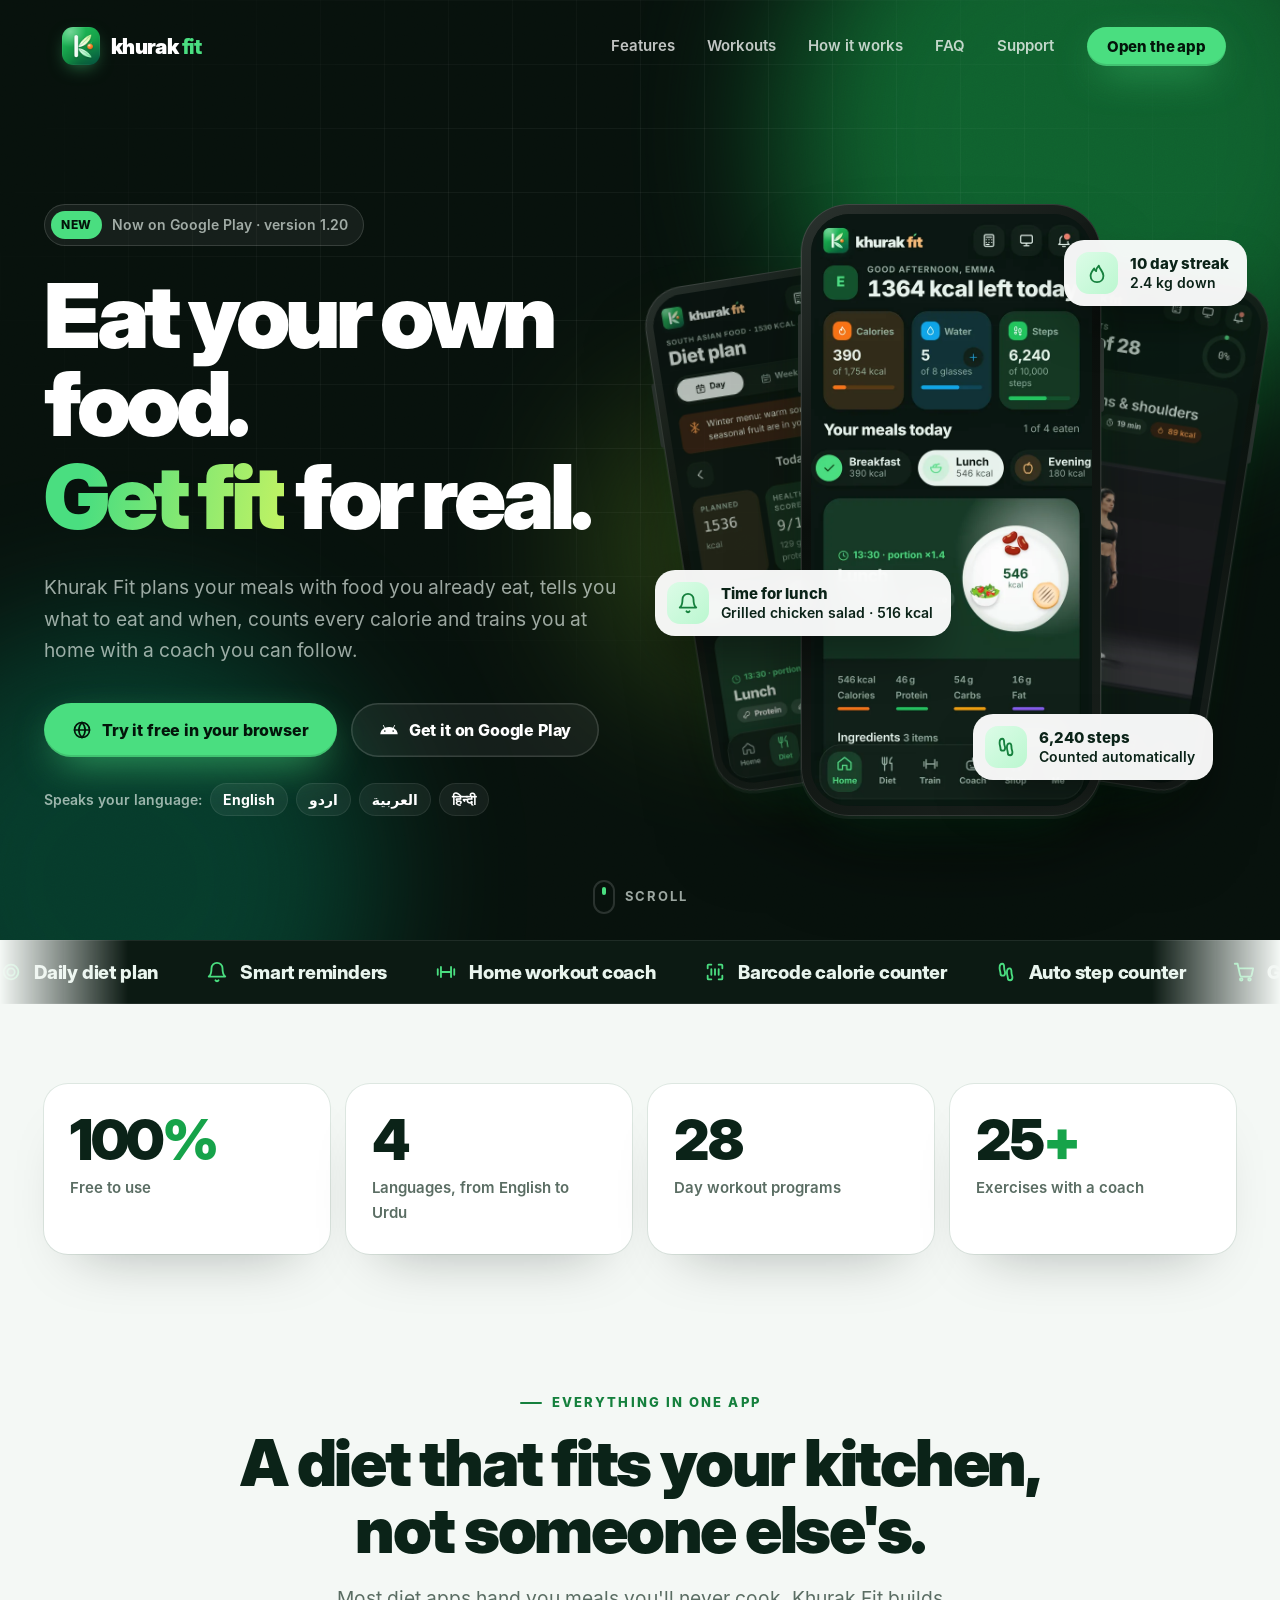
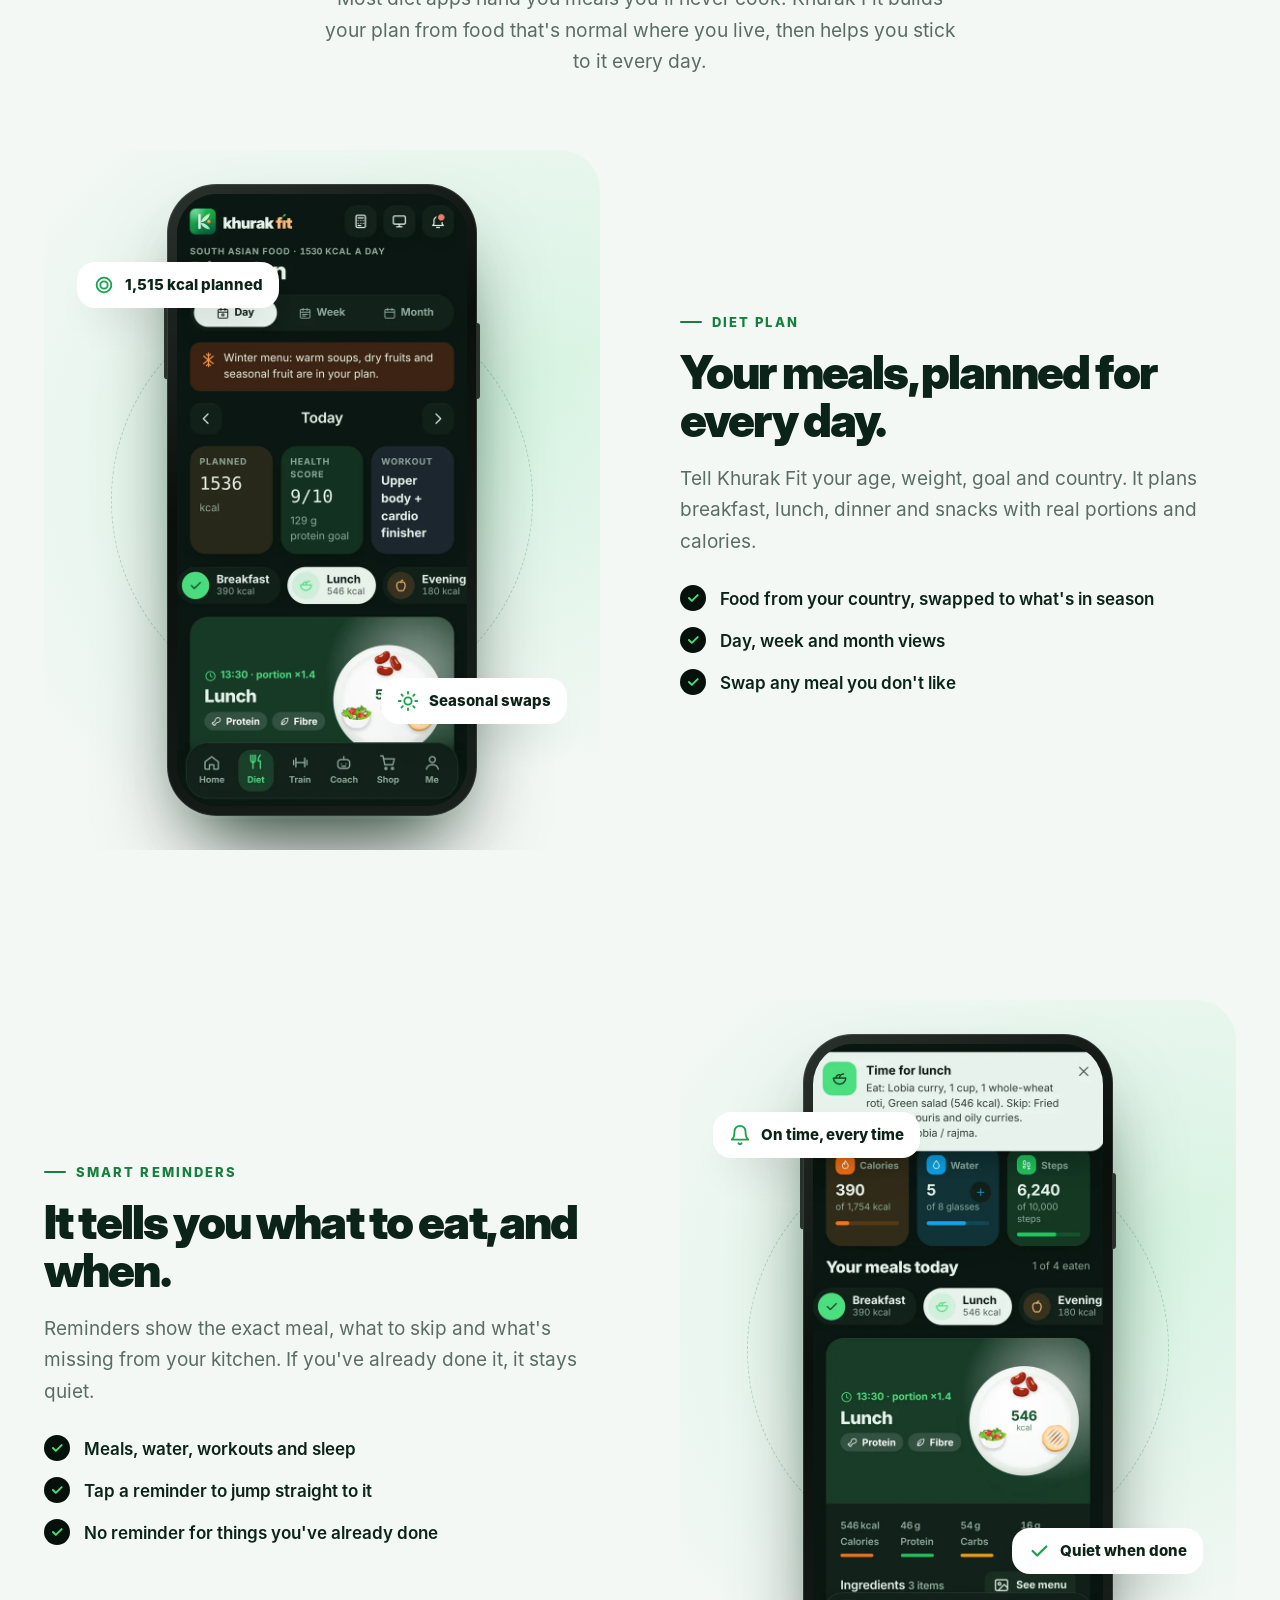
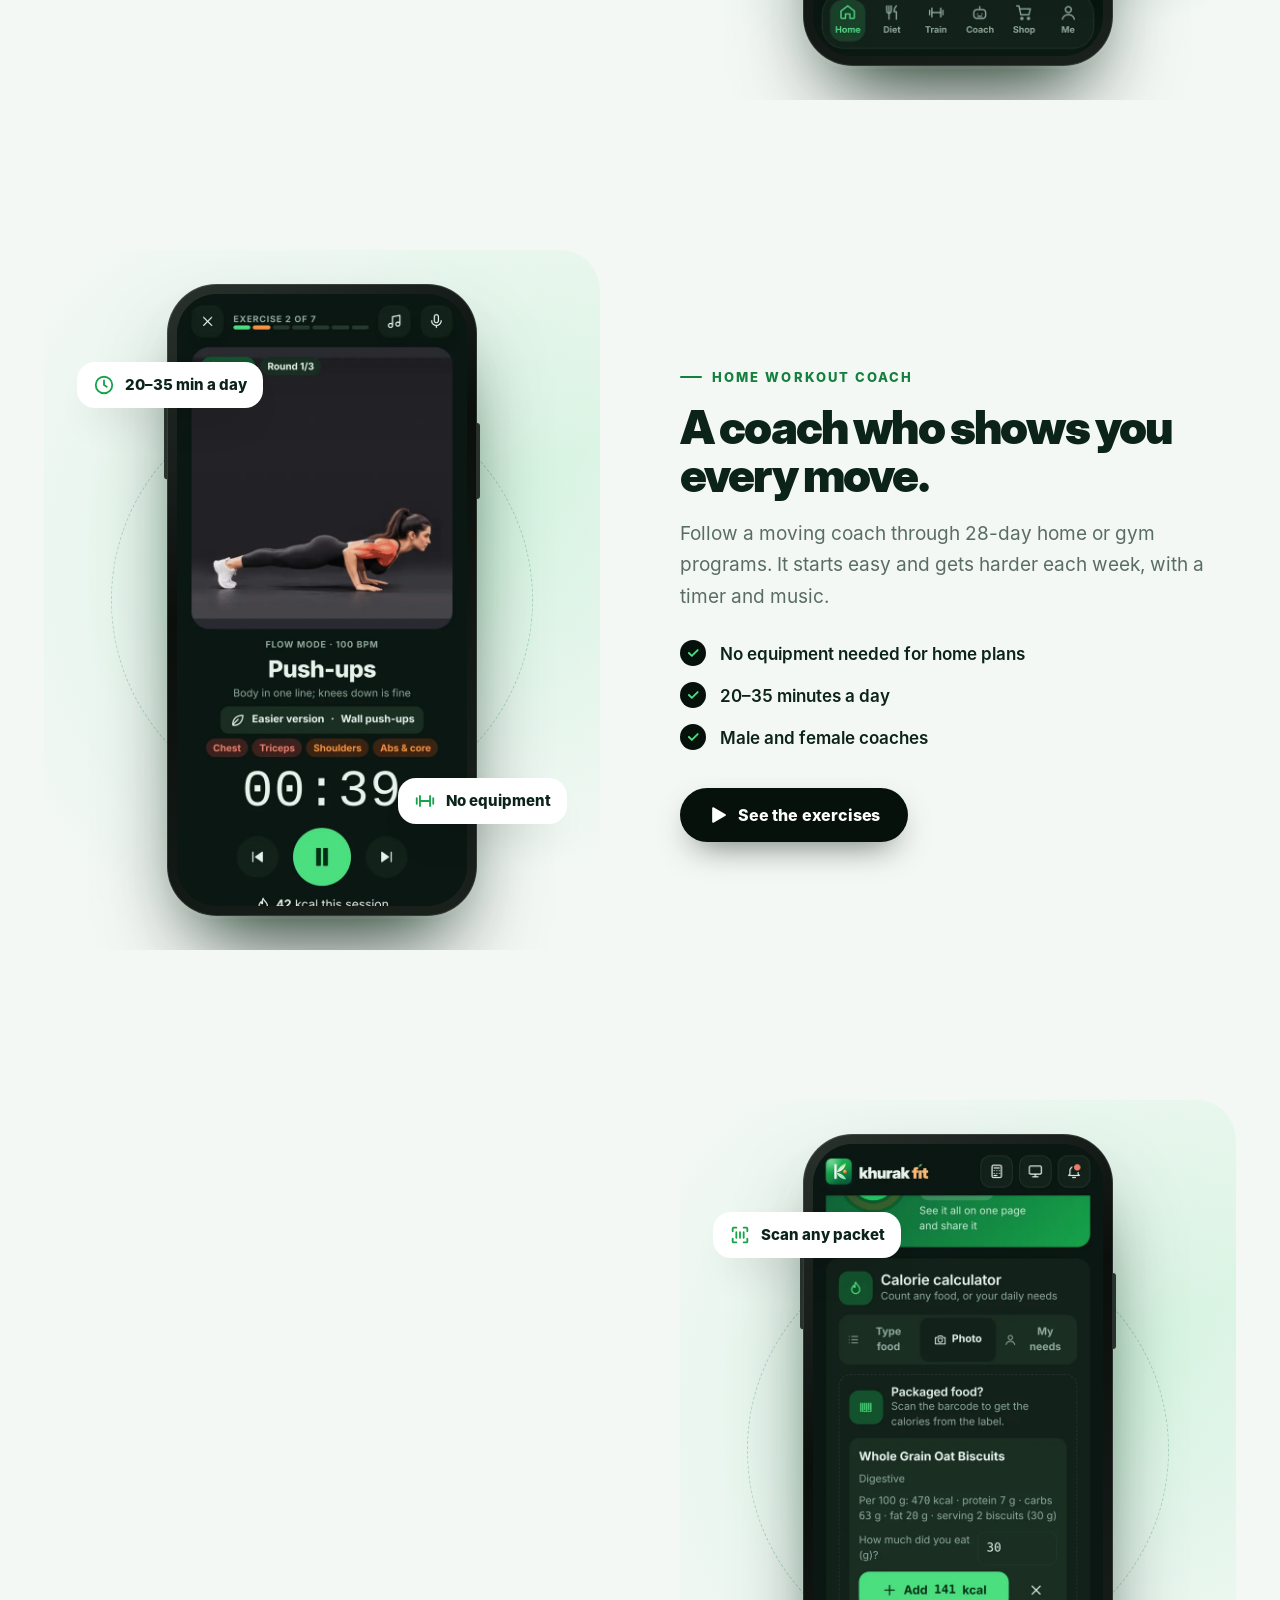
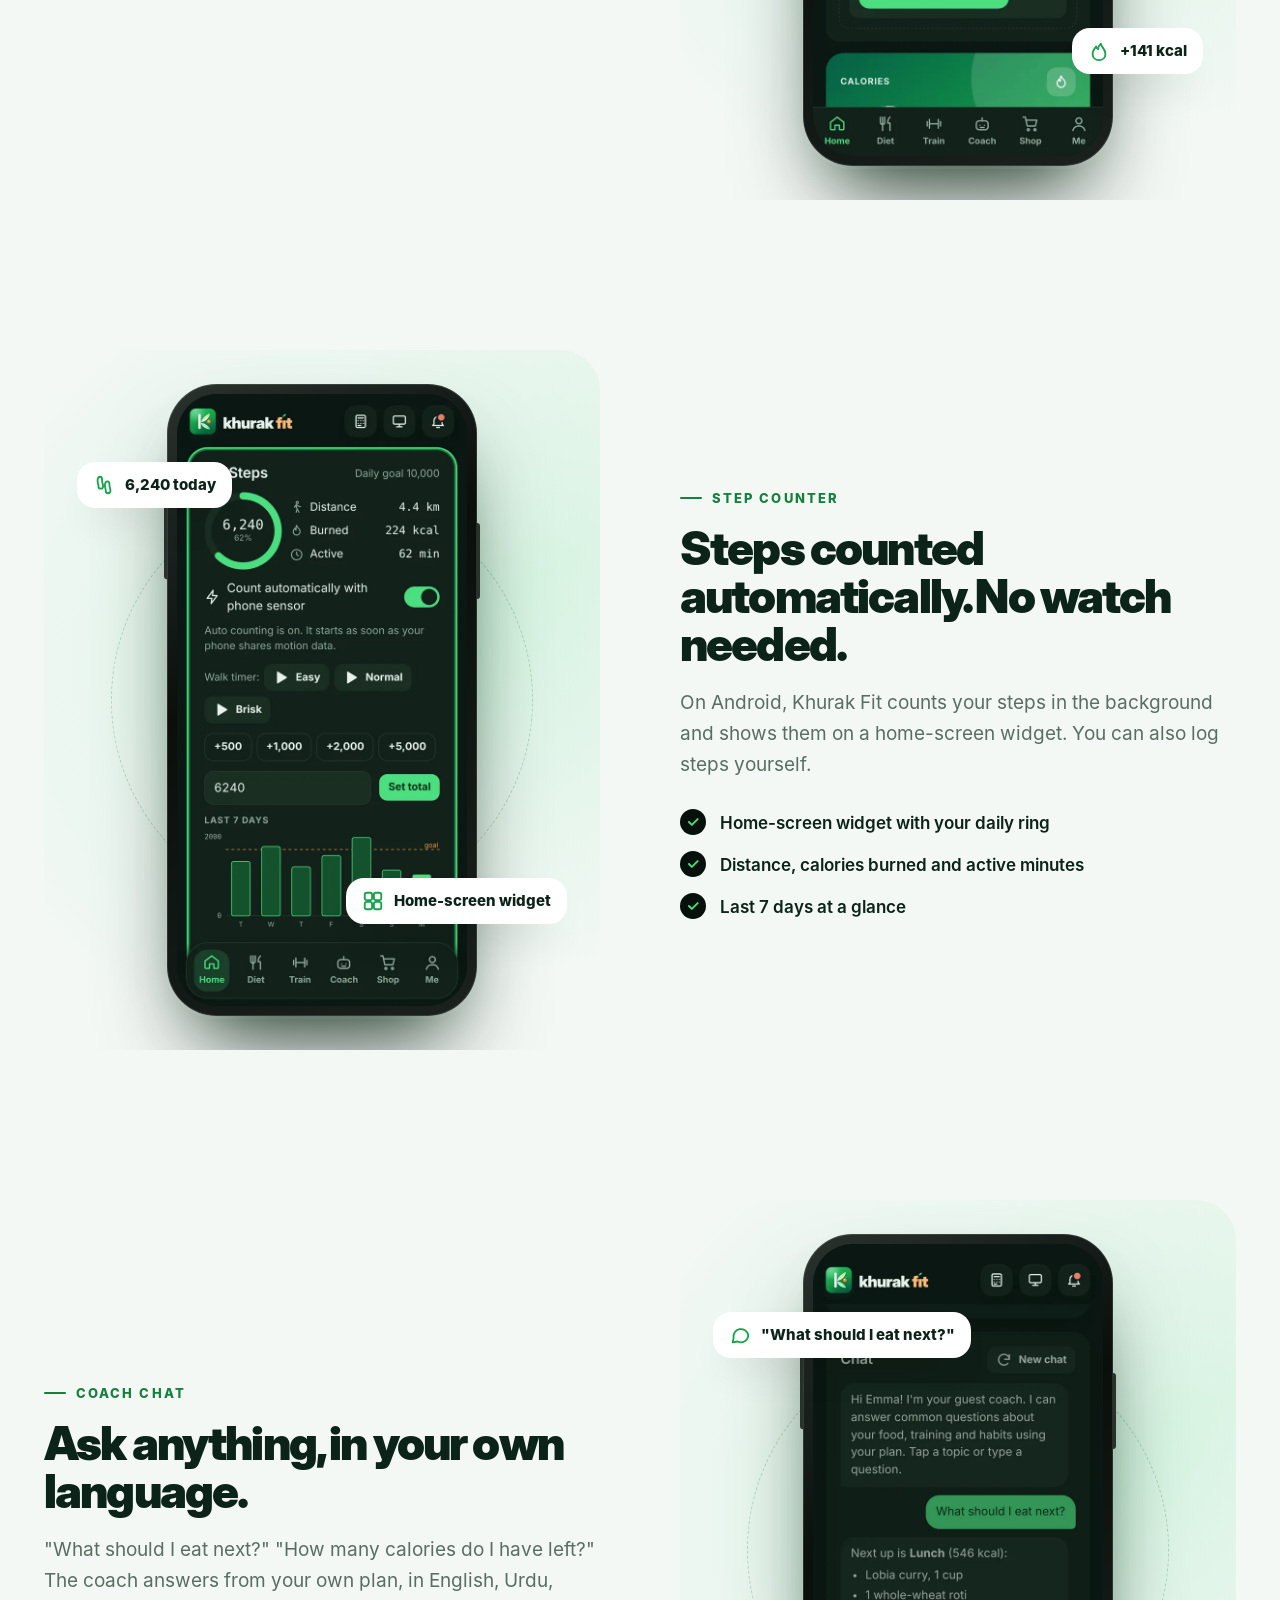
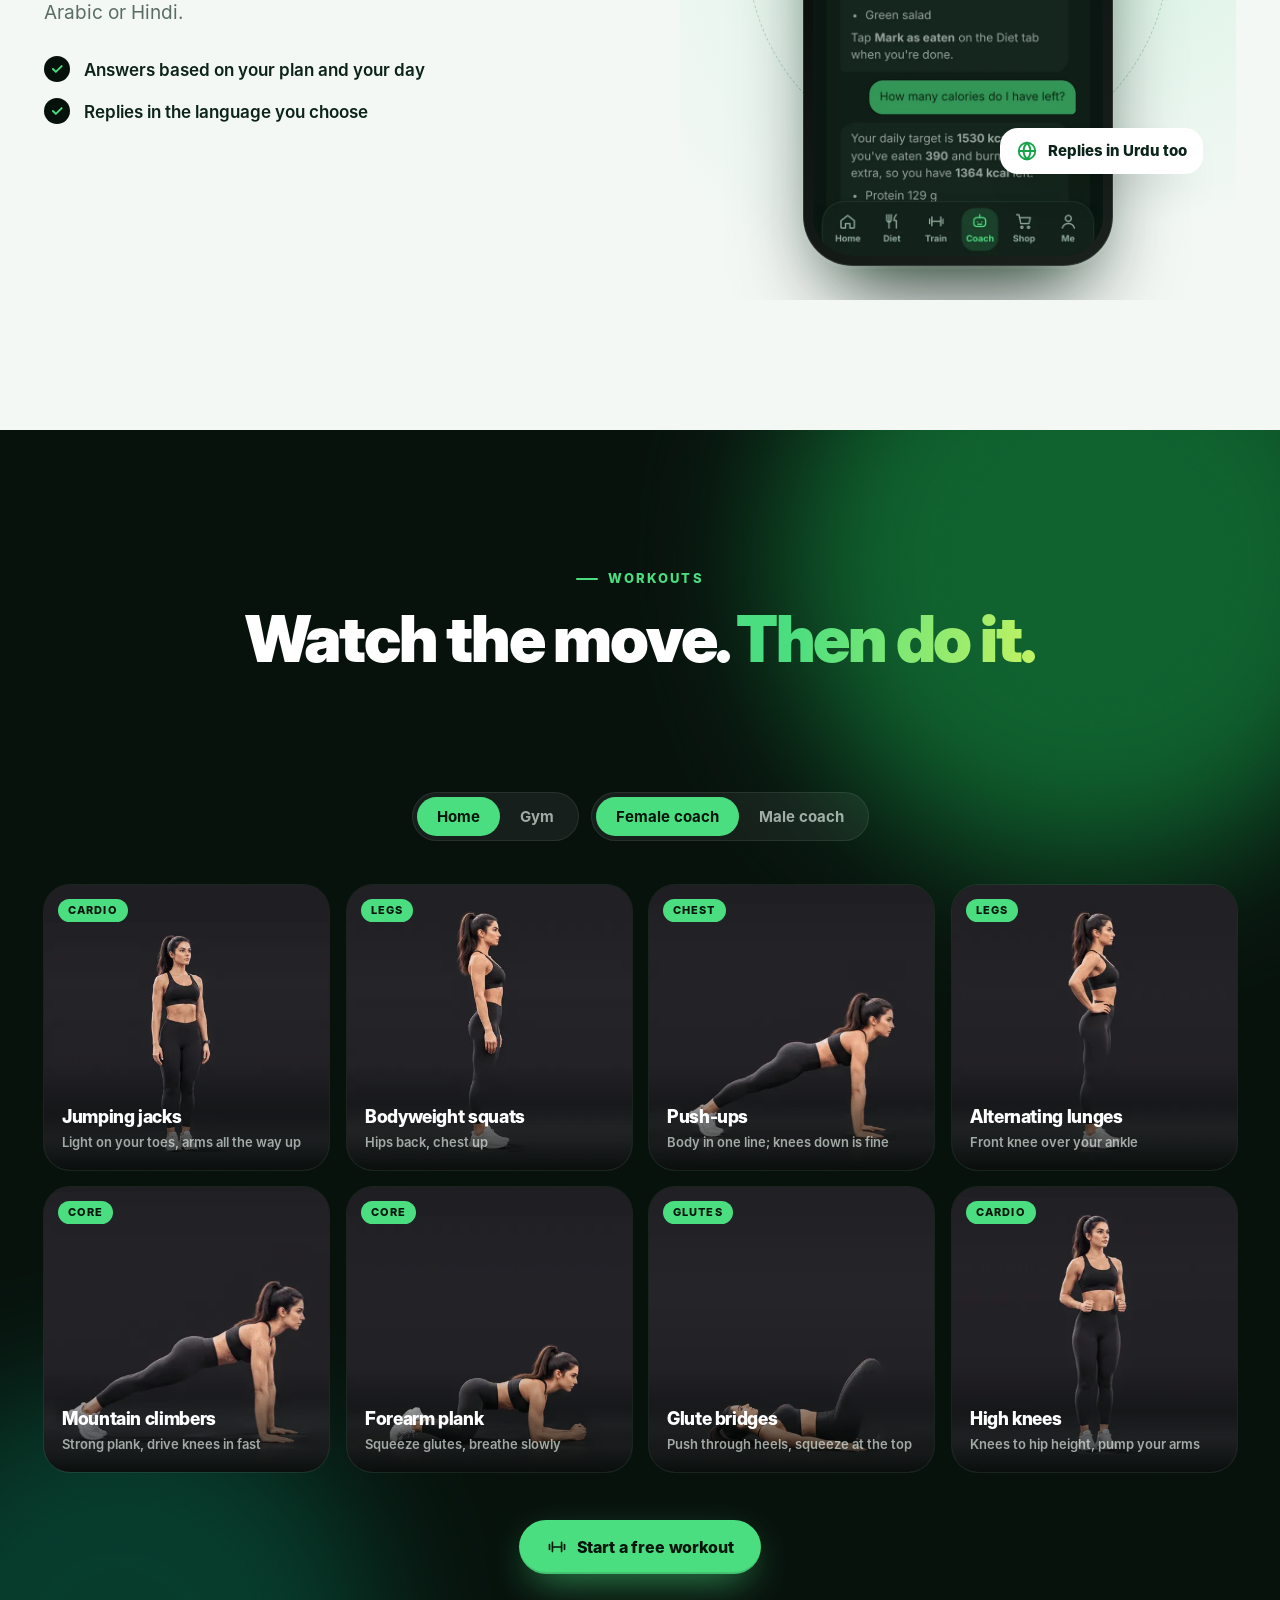
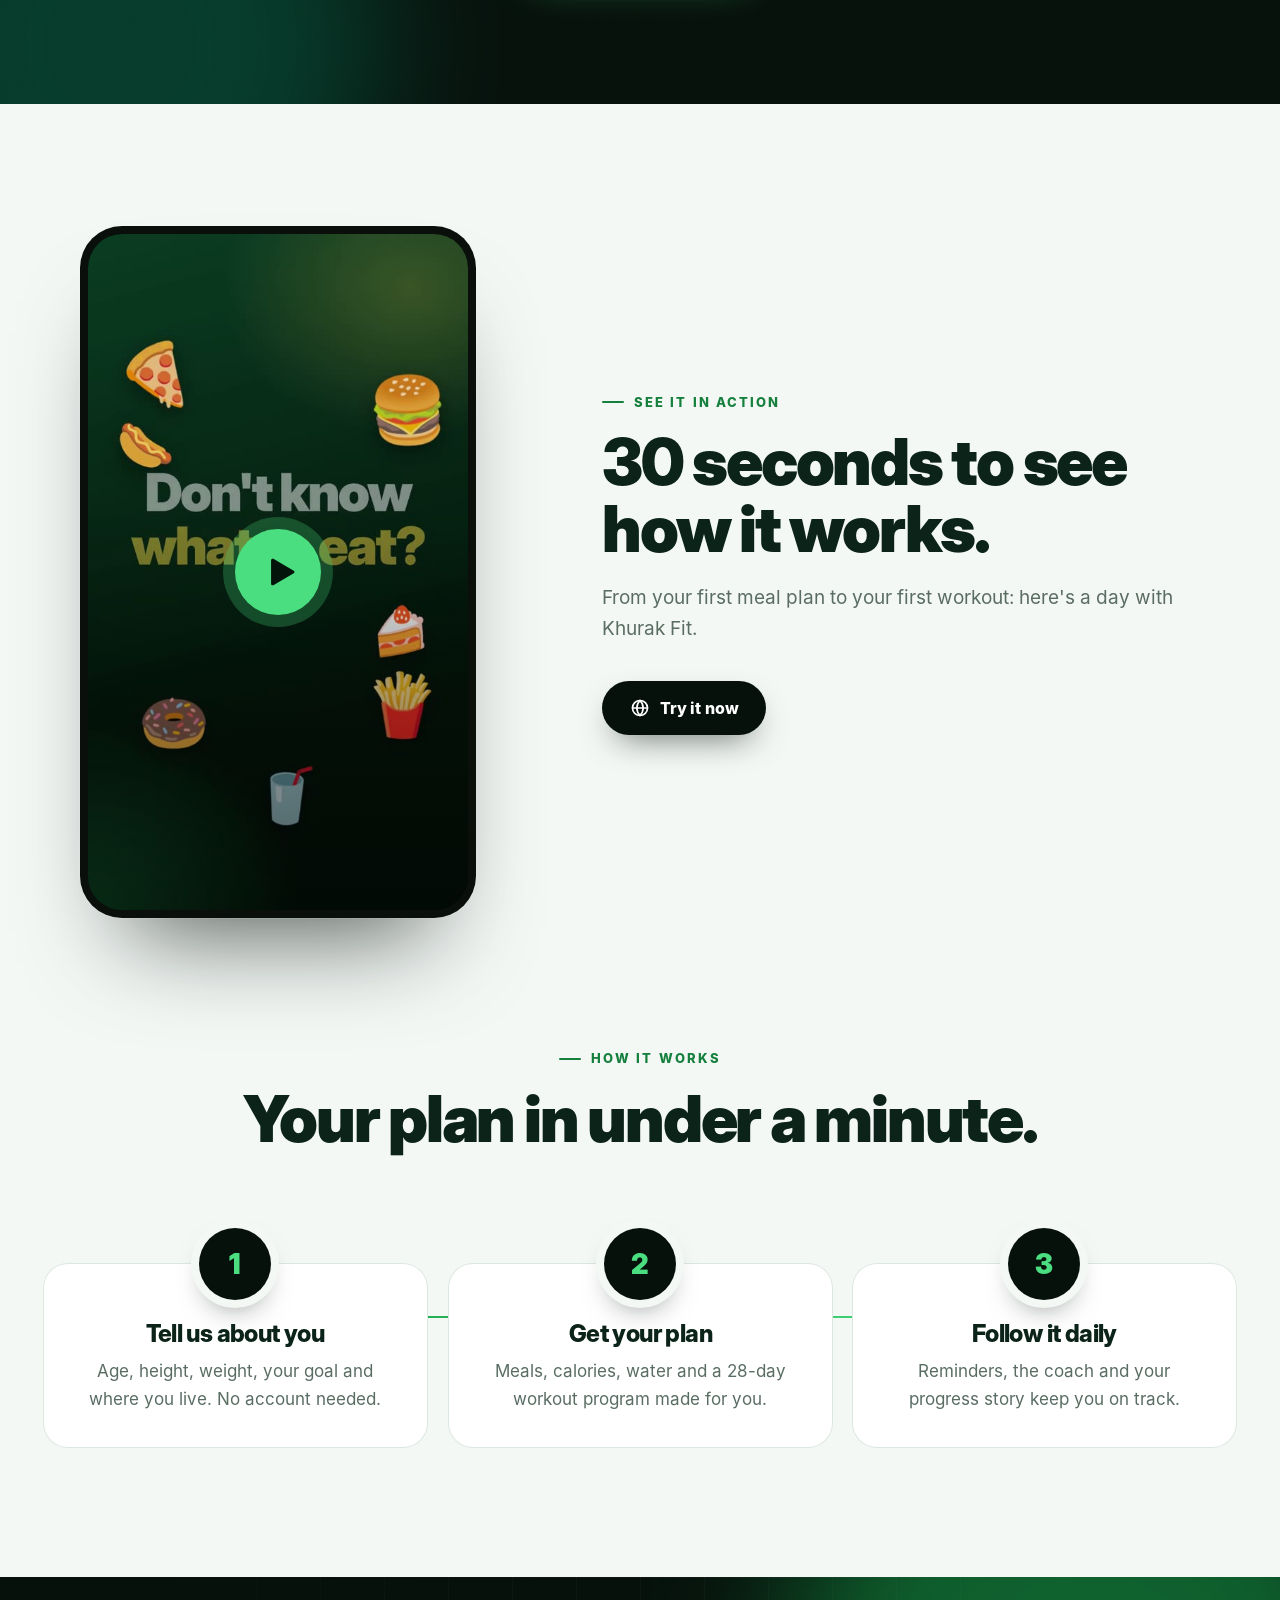
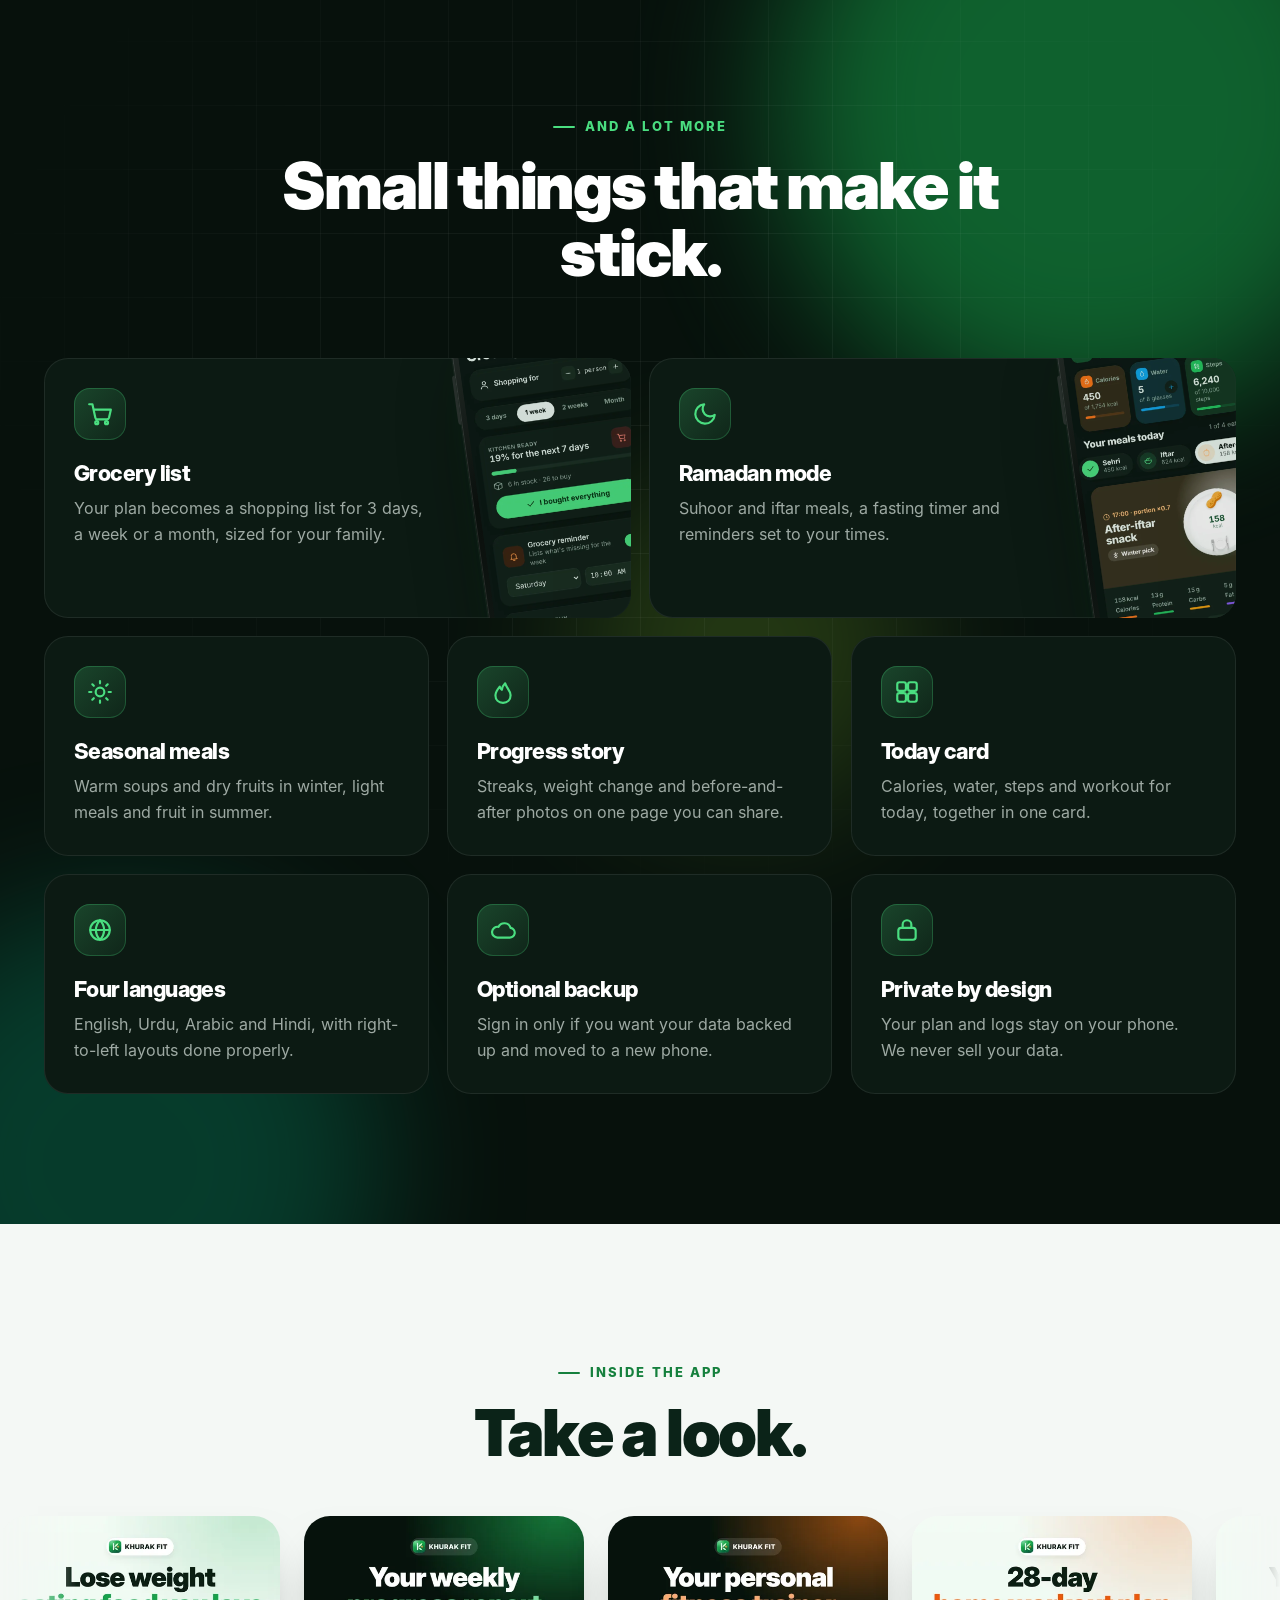
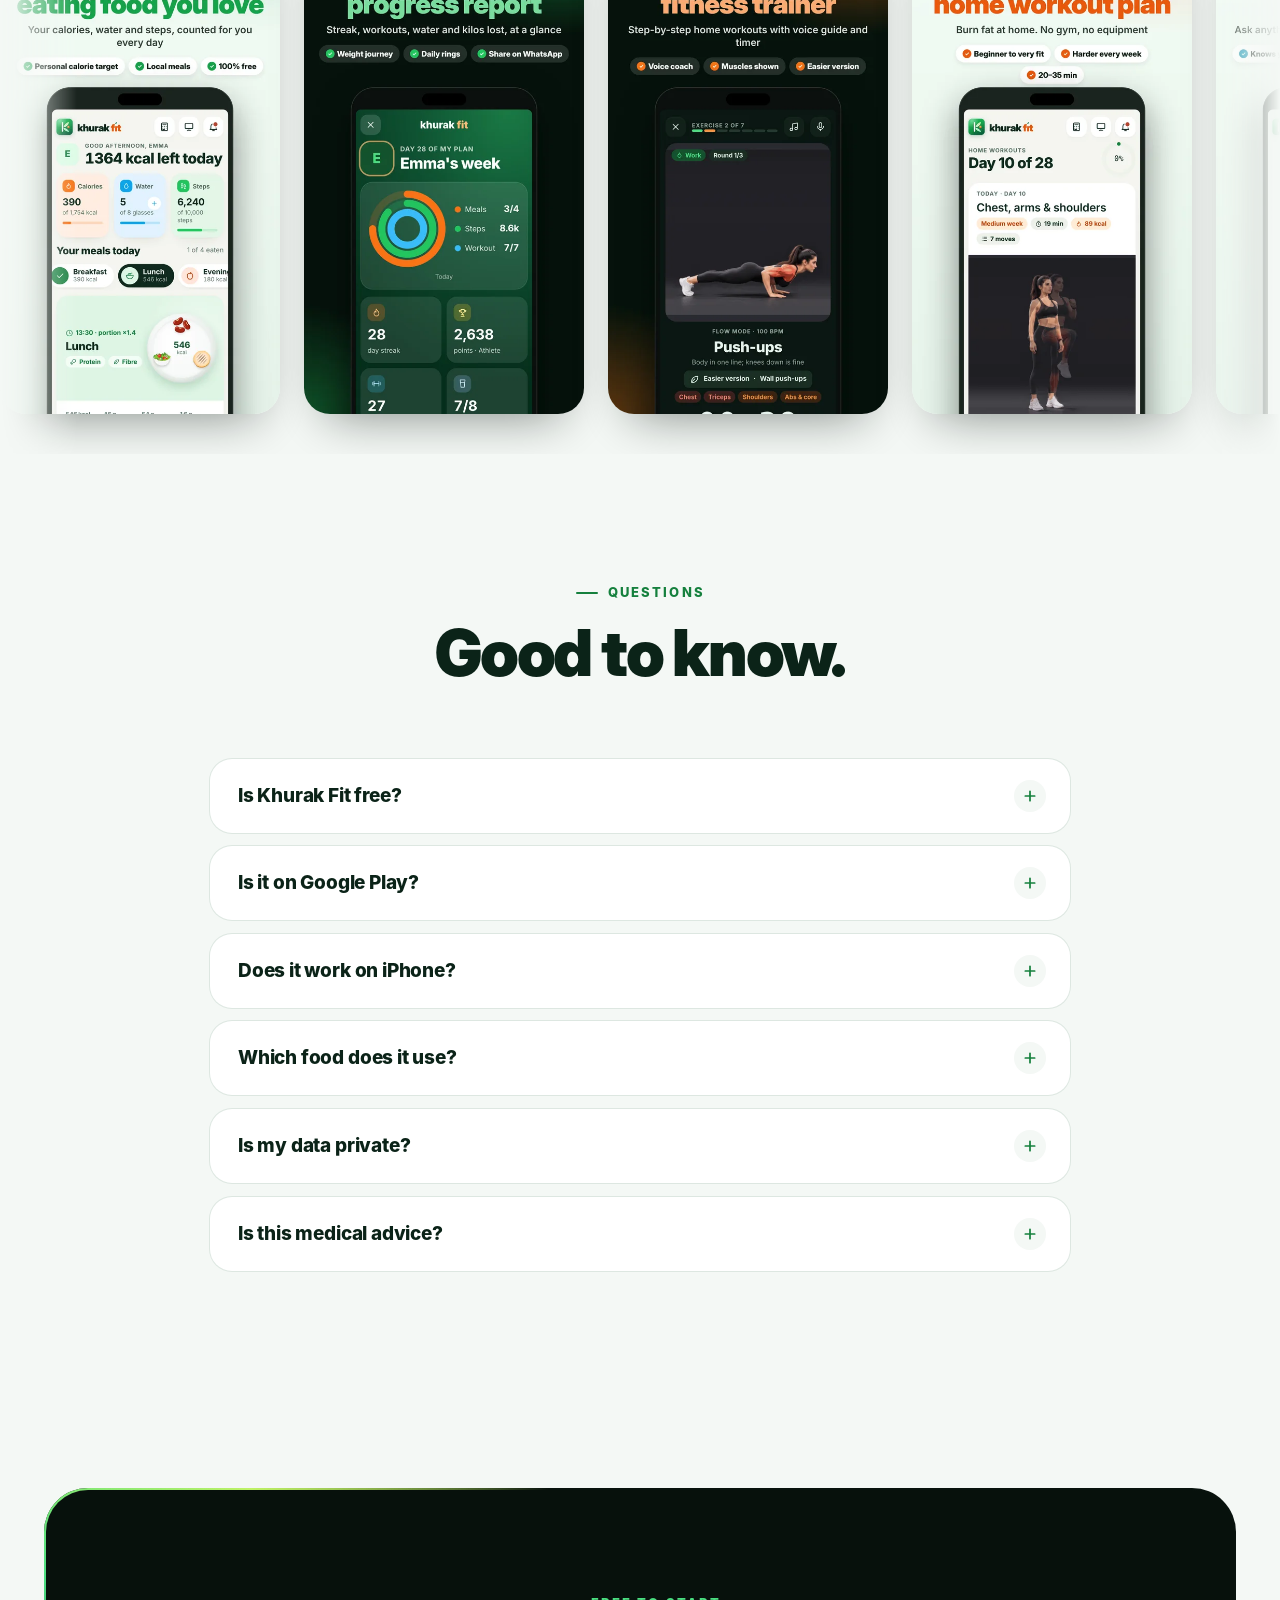
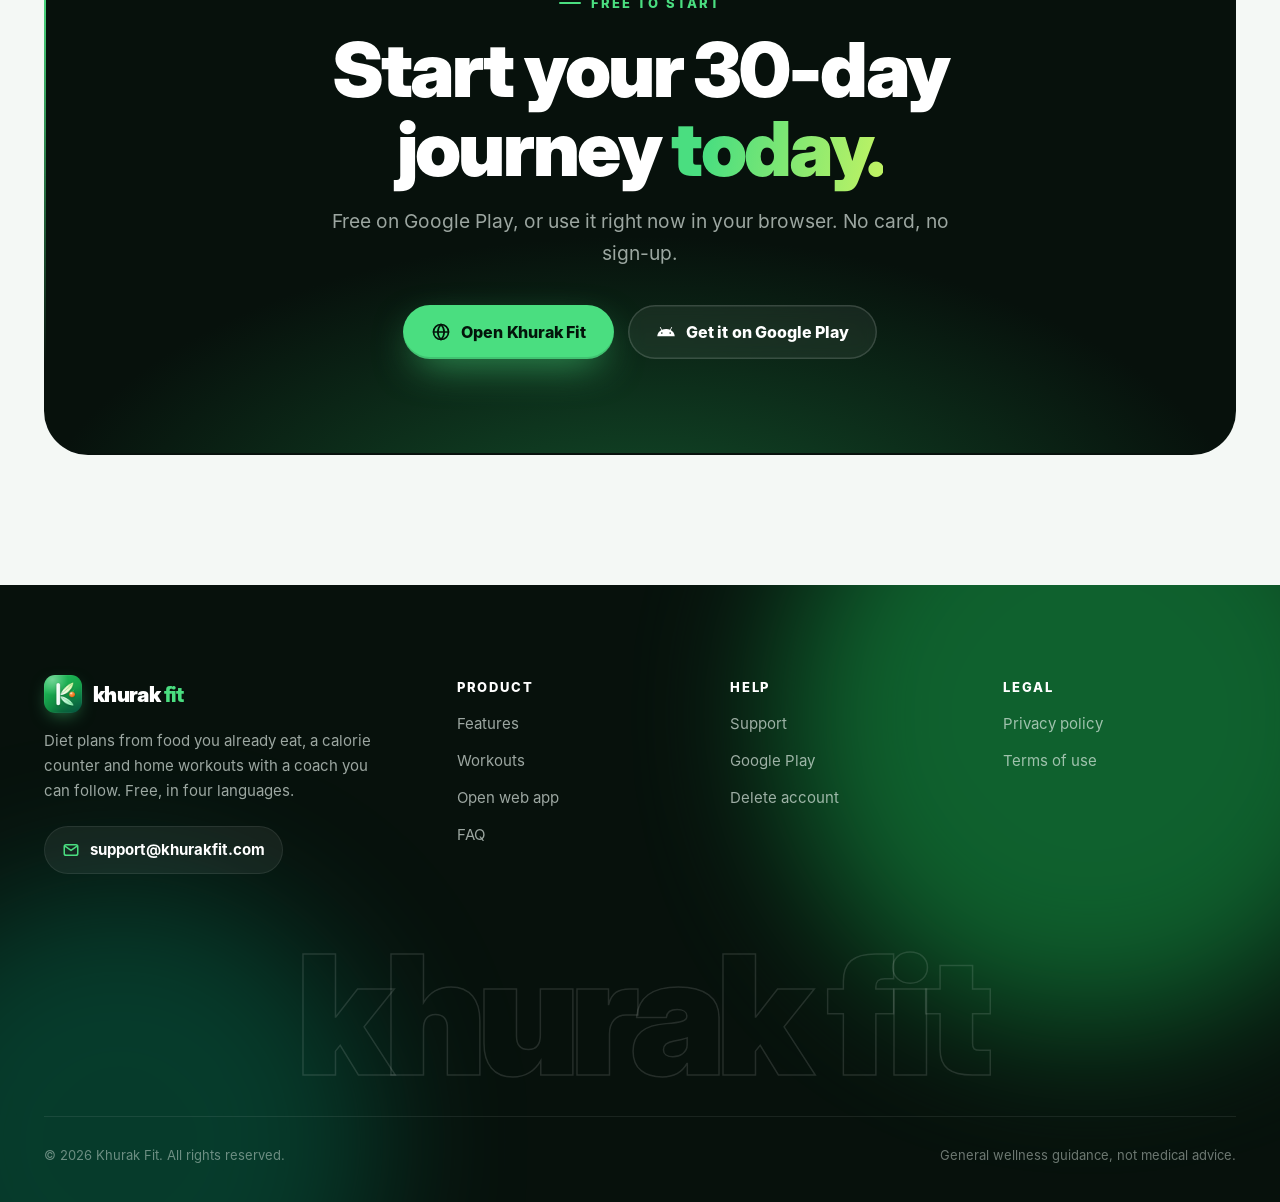
<file: index.html>
<!doctype html>
<html lang="en">
<head>
<meta charset="utf-8">
<meta name="viewport" content="width=device-width,initial-scale=1,viewport-fit=cover">
<title>Khurak Fit · Diet plan, calorie counter & home workouts</title>
<meta name="description" content="Khurak Fit plans your meals with food from your country, counts calories, reminds you what to eat and when, and trains you at home with a coach you can follow. Free, in English, Urdu, Arabic and Hindi.">
<link rel="canonical" href="https://khurakfit.com/">
<meta name="theme-color" content="#07110C">
<link rel="icon" type="image/png" sizes="32x32" href="app/icons/favicon-32.png">
<link rel="apple-touch-icon" href="app/icons/apple-touch-icon.png">
<meta property="og:type" content="website"><meta property="og:site_name" content="Khurak Fit">
<meta property="og:url" content="https://khurakfit.com/"><meta property="og:title" content="Khurak Fit · Diet plan, calorie counter &amp; home workouts">
<meta property="og:description" content="Khurak Fit plans your meals with food from your country, counts calories, reminds you what to eat and when, and trains you at home with a coach you can follow. Free, in English, Urdu, Arabic and Hindi."><meta property="og:image" content="https://khurakfit.com/assets/og.jpg">
<meta name="twitter:card" content="summary_large_image">
<link rel="preload" href="assets/fonts/interdisplay-900.woff" as="font" type="font/woff" crossorigin>
<link rel="preload" href="assets/fonts/inter-400.woff" as="font" type="font/woff" crossorigin>
<link rel="stylesheet" href="assets/site.css?v=202611122300">
<script type="application/ld+json">{"@context": "https://schema.org", "@type": "SoftwareApplication", "name": "Khurak Fit", "operatingSystem": "Android, Web", "applicationCategory": "HealthApplication", "offers": {"@type": "Offer", "price": "0", "priceCurrency": "USD"}, "url": "https://khurakfit.com/"}</script>
</head>
<body data-home>
<svg width="0" height="0" style="position:absolute" aria-hidden="true">
<symbol id="i-check" viewBox="0 0 24 24" fill="none" stroke="currentColor" stroke-width="2.4" stroke-linecap="round" stroke-linejoin="round"><path d="M5 12l5 5L20 7"/></symbol>
<symbol id="i-play" viewBox="0 0 24 24" fill="currentColor"><path d="M5 3.6v16.8c0 .8.9 1.3 1.6.9l14.4-8.4c.7-.4.7-1.4 0-1.8L6.6 2.7C5.9 2.3 5 2.8 5 3.6z"/></symbol>
<symbol id="i-globe" viewBox="0 0 24 24" fill="none" stroke="currentColor" stroke-width="2" stroke-linecap="round"><circle cx="12" cy="12" r="9"/><path d="M3 12h18M12 3c2.5 2.6 3.8 5.6 3.8 9s-1.3 6.4-3.8 9c-2.5-2.6-3.8-5.6-3.8-9S9.5 5.6 12 3z"/></symbol>
<symbol id="i-bell" viewBox="0 0 24 24" fill="none" stroke="currentColor" stroke-width="2" stroke-linecap="round" stroke-linejoin="round"><path d="M6 8a6 6 0 1112 0c0 7 3 9 3 9H3s3-2 3-9"/><path d="M10.3 21a1.9 1.9 0 003.4 0"/></symbol>
<symbol id="i-cart" viewBox="0 0 24 24" fill="none" stroke="currentColor" stroke-width="2" stroke-linecap="round" stroke-linejoin="round"><circle cx="9" cy="20" r="1.4"/><circle cx="18" cy="20" r="1.4"/><path d="M2 3h3l2.7 12.4a2 2 0 002 1.6h8.6a2 2 0 002-1.5L22 8H6"/></symbol>
<symbol id="i-moon" viewBox="0 0 24 24" fill="none" stroke="currentColor" stroke-width="2" stroke-linecap="round" stroke-linejoin="round"><path d="M21 12.8A9 9 0 1111.2 3a7 7 0 009.8 9.8z"/></symbol>
<symbol id="i-scan" viewBox="0 0 24 24" fill="none" stroke="currentColor" stroke-width="2" stroke-linecap="round"><path d="M4 8V5a1 1 0 011-1h3M16 4h3a1 1 0 011 1v3M20 16v3a1 1 0 01-1 1h-3M8 20H5a1 1 0 01-1-1v-3M8 9v6M12 9v6M16 9v6"/></symbol>
<symbol id="i-sun" viewBox="0 0 24 24" fill="none" stroke="currentColor" stroke-width="2" stroke-linecap="round"><circle cx="12" cy="12" r="4"/><path d="M12 2v2M12 20v2M4.9 4.9l1.4 1.4M17.7 17.7l1.4 1.4M2 12h2M20 12h2M4.9 19.1l1.4-1.4M17.7 6.3l1.4-1.4"/></symbol>
<symbol id="i-cloud" viewBox="0 0 24 24" fill="none" stroke="currentColor" stroke-width="2" stroke-linecap="round" stroke-linejoin="round"><path d="M17.5 19H7a5 5 0 11.9-9.9A6 6 0 0119 10a4.5 4.5 0 01-1.5 9z"/></symbol>
<symbol id="i-widget" viewBox="0 0 24 24" fill="none" stroke="currentColor" stroke-width="2" stroke-linejoin="round"><rect x="3" y="3" width="8" height="8" rx="2"/><rect x="13" y="3" width="8" height="8" rx="2"/><rect x="3" y="13" width="8" height="8" rx="2"/><rect x="13" y="13" width="8" height="8" rx="2"/></symbol>
<symbol id="i-lock" viewBox="0 0 24 24" fill="none" stroke="currentColor" stroke-width="2" stroke-linecap="round"><rect x="4" y="10" width="16" height="11" rx="2.5"/><path d="M8 10V7a4 4 0 118 0v3"/></symbol>
<symbol id="i-shield" viewBox="0 0 24 24" fill="none" stroke="currentColor" stroke-width="2" stroke-linecap="round" stroke-linejoin="round"><path d="M12 3l8 3v6c0 5-3.5 8-8 9-4.5-1-8-4-8-9V6z"/><path d="M9 12l2 2 4-4"/></symbol>
<symbol id="i-offline" viewBox="0 0 24 24" fill="none" stroke="currentColor" stroke-width="2" stroke-linecap="round"><path d="M2 8.8a15 15 0 0120 0M5 12.5a10 10 0 0114 0M8.5 16a5 5 0 017 0"/><circle cx="12" cy="19.5" r="1" fill="currentColor"/></symbol>
<symbol id="i-gift" viewBox="0 0 24 24" fill="none" stroke="currentColor" stroke-width="2" stroke-linecap="round" stroke-linejoin="round"><rect x="3" y="8" width="18" height="5" rx="1"/><path d="M5 13v7a1 1 0 001 1h12a1 1 0 001-1v-7M12 8v13M12 8S10.5 3 8 3a2.5 2.5 0 000 5M12 8s1.5-5 4-5a2.5 2.5 0 010 5"/></symbol>
<symbol id="i-fire" viewBox="0 0 24 24" fill="none" stroke="currentColor" stroke-width="2" stroke-linecap="round" stroke-linejoin="round"><path d="M12 22c4 0 7-2.7 7-7 0-4.5-4-7-5-11-2 2-3 4-3 6-1-1-2-1.5-2-3-2 2.5-4 5-4 8 0 4.3 3 7 7 7z"/></symbol>
<symbol id="i-mail" viewBox="0 0 24 24" fill="none" stroke="currentColor" stroke-width="2" stroke-linecap="round" stroke-linejoin="round"><rect x="3" y="5" width="18" height="14" rx="2.5"/><path d="M3.5 6.5l8.5 6 8.5-6"/></symbol>
<symbol id="i-plate" viewBox="0 0 24 24" fill="none" stroke="currentColor" stroke-width="2" stroke-linecap="round"><circle cx="12" cy="12" r="8"/><circle cx="12" cy="12" r="4"/></symbol>
<symbol id="i-steps" viewBox="0 0 24 24" fill="none" stroke="currentColor" stroke-width="2" stroke-linecap="round" stroke-linejoin="round"><path d="M8 3c-2 0-3 2-3 4.5S6 12 6 13.5 7 16 8.5 16 11 15 11 13s-1-3-1-5.5S10 3 8 3zM16 8c-2 0-3 2-3 4.5S14 17 14 18.5s1 2.5 2.5 2.5 2.5-1 2.5-3-1-3-1-5.5S18 8 16 8z"/></symbol>
<symbol id="i-chat" viewBox="0 0 24 24" fill="none" stroke="currentColor" stroke-width="2" stroke-linecap="round" stroke-linejoin="round"><path d="M21 12a8 8 0 01-11.6 7.1L4 20l1-4.6A8 8 0 1121 12z"/></symbol>
<symbol id="i-dumbbell" viewBox="0 0 24 24" fill="none" stroke="currentColor" stroke-width="2" stroke-linecap="round"><path d="M6.5 6.5v11M17.5 6.5v11M3 9v6M21 9v6M6.5 12h11"/></symbol>
<symbol id="i-trash" viewBox="0 0 24 24" fill="none" stroke="currentColor" stroke-width="2" stroke-linecap="round" stroke-linejoin="round"><path d="M4 7h16M10 11v6M14 11v6M6 7l1 13a1 1 0 001 1h8a1 1 0 001-1l1-13M9 7V4h6v3"/></symbol>
<symbol id="i-doc" viewBox="0 0 24 24" fill="none" stroke="currentColor" stroke-width="2" stroke-linecap="round" stroke-linejoin="round"><path d="M14 3H6a1 1 0 00-1 1v16a1 1 0 001 1h12a1 1 0 001-1V8z"/><path d="M14 3v5h5M9 13h6M9 17h6"/></symbol>
<symbol id="i-clock" viewBox="0 0 24 24" fill="none" stroke="currentColor" stroke-width="2" stroke-linecap="round"><circle cx="12" cy="12" r="9"/><path d="M12 7v5l3 2"/></symbol>
<symbol id="i-up" viewBox="0 0 24 24" fill="none" stroke="currentColor" stroke-width="2.4" stroke-linecap="round" stroke-linejoin="round"><path d="M12 19V5M5 12l7-7 7 7"/></symbol>
<symbol id="i-android" viewBox="0 0 24 24" fill="currentColor"><path d="M17.6 9.5l1.7-3a.4.4 0 10-.7-.4l-1.8 3.1A10.4 10.4 0 0012 8.3c-1.7 0-3.3.3-4.8.9L5.4 6.1a.4.4 0 10-.7.4l1.7 3A9.9 9.9 0 001.5 17h21a9.9 9.9 0 00-4.9-7.5zM7 14.3a1 1 0 110-2 1 1 0 010 2zm10 0a1 1 0 110-2 1 1 0 010 2z"/></symbol>
</svg>
<a class="skip" href="#main">Skip to content</a><div class="progress" aria-hidden="true"></div>
<header class="hdr"><div class="wrap"><div class="bar">
<a class="logo" href="./" aria-label="Khurak Fit home"><img src="assets/icon-96.png" alt="" width="38" height="38"><span>khurak <b>fit</b></span></a>
<ul class="nav" id="nav"><li><a href="#features">Features</a></li><li><a href="#workouts">Workouts</a></li><li><a href="#how">How it works</a></li><li><a href="#faq">FAQ</a></li><li><a href="support.html">Support</a></li><li class="m-cta"><a href="app/">Open the app</a></li></ul>
<a class="btn btn-acc btn-sm cta" href="app/">Open the app</a>
<button class="burger" aria-label="Menu" aria-expanded="false" aria-controls="nav"><span></span><span></span><span></span></button>
</div></div></header>
<main id="main">
<section class="hero dark">
  <div class="aurora"><i></i><i></i><i></i></div><div class="gridbg"></div><div class="grain"></div>
  <div class="wrap">
    <div>
      <a class="chip fade-in" href="#features"><i>NEW</i> Now on Google Play · version 1.20</a>
      <h1><span class="ln"><span>Eat your own food.</span></span><span class="ln"><span><span class="grad">Get fit</span> for real.</span></span></h1>
      <p class="lead fade-in" style="animation-delay:.35s">Khurak Fit plans your meals with food you already eat, tells you what to eat and when, counts every calorie and trains you at home with a coach you can follow.</p>
      <div class="ctas fade-in" style="animation-delay:.5s">
        <a class="btn btn-acc" href="app/"><svg><use href="#i-globe"/></svg>Try it free in your browser</a>
        <a class="btn btn-ghost" href="https://play.google.com/store/apps/details?id=com.khurakfit.app" target="_blank" rel="noopener"><svg><use href="#i-android"/></svg>Get it on Google Play</a>
      </div>
      <div class="langs fade-in" style="animation-delay:.65s">Speaks your language: <b>English</b><b lang="ur">اردو</b><b lang="ar">العربية</b><b lang="hi">हिन्दी</b></div>
    </div>
    <div class="stage fade-in" style="animation-delay:.2s" aria-hidden="true">
      <div class="device d2" data-rot="-9"><img src="assets/s_diet.webp" alt="" width="600" height="1266"></div>
      <div class="device d3" data-rot="9"><img src="assets/s_workout.webp" alt="" width="600" height="1266"></div>
      <div class="device d1"><img src="assets/s_home.webp" alt="" width="600" height="1266" fetchpriority="high"></div>
      <div class="toast t1"><span class="ic"><svg><use href="#i-bell"/></svg></span><span><b>Time for lunch</b>Grilled chicken salad · 516 kcal</span></div>
      <div class="toast t2"><span class="ic"><svg><use href="#i-fire"/></svg></span><span><b>10 day streak</b>2.4 kg down</span></div>
      <div class="toast t3"><span class="ic"><svg><use href="#i-steps"/></svg></span><span><b>6,240 steps</b>Counted automatically</span></div>
    </div>
  </div>
  <div class="scrollcue"><span></span>Scroll</div>
</section>

<div class="marquee" aria-hidden="true"><div class="track">
  <span><svg><use href="#i-plate"/></svg>Daily diet plan</span><span><svg><use href="#i-bell"/></svg>Smart reminders</span><span><svg><use href="#i-dumbbell"/></svg>Home workout coach</span><span><svg><use href="#i-scan"/></svg>Barcode calorie counter</span><span><svg><use href="#i-steps"/></svg>Auto step counter</span><span><svg><use href="#i-cart"/></svg>Grocery list</span><span><svg><use href="#i-moon"/></svg>Ramadan mode</span><span><svg><use href="#i-chat"/></svg>Coach chat</span><span><svg><use href="#i-offline"/></svg>Works offline</span>
  <span><svg><use href="#i-plate"/></svg>Daily diet plan</span><span><svg><use href="#i-bell"/></svg>Smart reminders</span><span><svg><use href="#i-dumbbell"/></svg>Home workout coach</span><span><svg><use href="#i-scan"/></svg>Barcode calorie counter</span><span><svg><use href="#i-steps"/></svg>Auto step counter</span><span><svg><use href="#i-cart"/></svg>Grocery list</span><span><svg><use href="#i-moon"/></svg>Ramadan mode</span><span><svg><use href="#i-chat"/></svg>Coach chat</span><span><svg><use href="#i-offline"/></svg>Works offline</span>
</div></div>

<section style="padding:80px 0 0">
  <div class="wrap">
    <div class="stats" style="margin-top:0">
      <div class="stat rv up"><b><span data-count="100">100</span><em>%</em></b><span>Free to use</span></div>
      <div class="stat rv up" style="--d:.08s"><b><span data-count="4">4</span></b><span>Languages, from English to Urdu</span></div>
      <div class="stat rv up" style="--d:.16s"><b><span data-count="28">28</span></b><span>Day workout programs</span></div>
      <div class="stat rv up" style="--d:.24s"><b><span data-count="25">25</span><em>+</em></b><span>Exercises with a coach</span></div>
    </div>
  </div>
</section>

<section id="features">
  <div class="wrap">
    <div class="head">
      <span class="eyebrow rv up">Everything in one app</span>
      <h2 class="rv up" style="--d:.06s">A diet that fits your kitchen, not someone else's.</h2>
      <p class="lead rv up" style="--d:.12s">Most diet apps hand you meals you'll never cook. Khurak Fit builds your plan from food that's normal where you live, then helps you stick to it every day.</p>
    </div>

    <div class="rows">
      <div class="row">
        <div class="shot rv zoom"><div class="device"><img src="assets/s_diet.webp" alt="Khurak Fit daily diet plan screen" loading="lazy" width="600" height="1266"></div>
          <span class="badge b1"><svg><use href="#i-plate"/></svg>1,515 kcal planned</span><span class="badge b2"><svg><use href="#i-sun"/></svg>Seasonal swaps</span></div>
        <div class="txt rv right">
          <span class="eyebrow">Diet plan</span>
          <h3>Your meals, planned for every day.</h3>
          <p>Tell Khurak Fit your age, weight, goal and country. It plans breakfast, lunch, dinner and snacks with real portions and calories.</p>
          <ul class="ticks"><li>Food from your country, swapped to what's in season</li><li>Day, week and month views</li><li>Swap any meal you don't like</li></ul>
        </div>
      </div>

      <div class="row flip">
        <div class="shot rv zoom"><div class="device"><img src="assets/s_remind.webp" alt="Meal reminder notification" loading="lazy" width="600" height="1266"></div>
          <span class="badge b1"><svg><use href="#i-bell"/></svg>On time, every time</span><span class="badge b2"><svg><use href="#i-check"/></svg>Quiet when done</span></div>
        <div class="txt rv left">
          <span class="eyebrow">Smart reminders</span>
          <h3>It tells you what to eat, and when.</h3>
          <p>Reminders show the exact meal, what to skip and what's missing from your kitchen. If you've already done it, it stays quiet.</p>
          <ul class="ticks"><li>Meals, water, workouts and sleep</li><li>Tap a reminder to jump straight to it</li><li>No reminder for things you've already done</li></ul>
        </div>
      </div>

      <div class="row">
        <div class="shot rv zoom"><div class="device"><img src="assets/s_coach.webp" alt="Home workout with a moving coach" loading="lazy" width="600" height="1266"></div>
          <span class="badge b1"><svg><use href="#i-clock"/></svg>20–35 min a day</span><span class="badge b2"><svg><use href="#i-dumbbell"/></svg>No equipment</span></div>
        <div class="txt rv right">
          <span class="eyebrow">Home workout coach</span>
          <h3>A coach who shows you every move.</h3>
          <p>Follow a moving coach through 28-day home or gym programs. It starts easy and gets harder each week, with a timer and music.</p>
          <ul class="ticks"><li>No equipment needed for home plans</li><li>20–35 minutes a day</li><li>Male and female coaches</li></ul>
          <div class="ctas" style="margin-bottom:0"><a class="btn btn-dark" href="#workouts"><svg><use href="#i-play"/></svg>See the exercises</a></div>
        </div>
      </div>

      <div class="row flip">
        <div class="shot rv zoom"><div class="device"><img src="assets/s_barcode.webp" alt="Calorie calculator with barcode scanning" loading="lazy" width="600" height="1266"></div>
          <span class="badge b1"><svg><use href="#i-scan"/></svg>Scan any packet</span><span class="badge b2"><svg><use href="#i-fire"/></svg>+141 kcal</span></div>
        <div class="txt rv left">
          <span class="eyebrow">Calorie counter</span>
          <h3>Count calories without the homework.</h3>
          <p>Type any food, snap a photo or scan the barcode on a packet. Khurak Fit shows the calories, protein, carbs and fat for the amount you ate.</p>
          <ul class="ticks"><li>Barcode scanner for packaged food</li><li>Daily calories left, at a glance</li><li>Protein goal that matches your plan</li></ul>
        </div>
      </div>

      <div class="row">
        <div class="shot rv zoom"><div class="device"><img src="assets/s_steps.webp" alt="Automatic step counter" loading="lazy" width="600" height="1266"></div>
          <span class="badge b1"><svg><use href="#i-steps"/></svg>6,240 today</span><span class="badge b2"><svg><use href="#i-widget"/></svg>Home-screen widget</span></div>
        <div class="txt rv right">
          <span class="eyebrow">Step counter</span>
          <h3>Steps counted automatically. No watch needed.</h3>
          <p>On Android, Khurak Fit counts your steps in the background and shows them on a home-screen widget. You can also log steps yourself.</p>
          <ul class="ticks"><li>Home-screen widget with your daily ring</li><li>Distance, calories burned and active minutes</li><li>Last 7 days at a glance</li></ul>
        </div>
      </div>

      <div class="row flip">
        <div class="shot rv zoom"><div class="device"><img src="assets/s_coachchat.webp" alt="Coach chat answering questions" loading="lazy" width="600" height="1266"></div>
          <span class="badge b1"><svg><use href="#i-chat"/></svg>"What should I eat next?"</span><span class="badge b2"><svg><use href="#i-globe"/></svg>Replies in Urdu too</span></div>
        <div class="txt rv left">
          <span class="eyebrow">Coach chat</span>
          <h3>Ask anything, in your own language.</h3>
          <p>"What should I eat next?" "How many calories do I have left?" The coach answers from your own plan, in English, Urdu, Arabic or Hindi.</p>
          <ul class="ticks"><li>Answers based on your plan and your day</li><li>Replies in the language you choose</li></ul>
        </div>
      </div>
    </div>
  </div>
</section>

<section class="dark workouts" id="workouts">
  <div class="aurora"><i></i><i></i></div><div class="grain"></div>
  <div class="wrap">
    <div class="head">
      <span class="eyebrow rv up">Workouts</span>
      <h2 class="rv up" style="--d:.06s;color:#fff">Watch the move. <span class="grad">Then do it.</span></h2>
      <p class="lead rv up" style="--d:.12s">Every exercise in Khurak Fit comes with a coach who shows you exactly how to do it. Here are a few from the home and gym programs.</p>
    </div>
    <div class="tools rv up">
      <div class="seg" role="group" aria-label="Program"><button data-k="set" data-v="home" aria-pressed="true">Home</button><button data-k="set" data-v="gym" aria-pressed="false">Gym</button></div>
      <div class="seg" role="group" aria-label="Coach"><button data-k="g" data-v="female" aria-pressed="true">Female coach</button><button data-k="g" data-v="male" aria-pressed="false">Male coach</button></div>
    </div>
    <div class="exgrid">
      <div class="ex rv zoom" data-set="home" data-id="jj"><video muted loop playsinline preload="none"></video><span class="tag">Cardio</span><div class="cap"><b>Jumping jacks</b><span>Light on your toes, arms all the way up</span></div></div>
      <div class="ex rv zoom" style="--d:.05s" data-set="home" data-id="sq"><video muted loop playsinline preload="none"></video><span class="tag">Legs</span><div class="cap"><b>Bodyweight squats</b><span>Hips back, chest up</span></div></div>
      <div class="ex rv zoom" style="--d:.1s" data-set="home" data-id="pu"><video muted loop playsinline preload="none"></video><span class="tag">Chest</span><div class="cap"><b>Push-ups</b><span>Body in one line; knees down is fine</span></div></div>
      <div class="ex rv zoom" style="--d:.15s" data-set="home" data-id="lu"><video muted loop playsinline preload="none"></video><span class="tag">Legs</span><div class="cap"><b>Alternating lunges</b><span>Front knee over your ankle</span></div></div>
      <div class="ex rv zoom" data-set="home" data-id="mc"><video muted loop playsinline preload="none"></video><span class="tag">Core</span><div class="cap"><b>Mountain climbers</b><span>Strong plank, drive knees in fast</span></div></div>
      <div class="ex rv zoom" style="--d:.05s" data-set="home" data-id="pk"><video muted loop playsinline preload="none"></video><span class="tag">Core</span><div class="cap"><b>Forearm plank</b><span>Squeeze glutes, breathe slowly</span></div></div>
      <div class="ex rv zoom" style="--d:.1s" data-set="home" data-id="gb"><video muted loop playsinline preload="none"></video><span class="tag">Glutes</span><div class="cap"><b>Glute bridges</b><span>Push through heels, squeeze at the top</span></div></div>
      <div class="ex rv zoom" style="--d:.15s" data-set="home" data-id="hk"><video muted loop playsinline preload="none"></video><span class="tag">Cardio</span><div class="cap"><b>High knees</b><span>Knees to hip height, pump your arms</span></div></div>
      <div class="ex rv zoom" data-set="gym" data-id="dl" hidden><video muted loop playsinline preload="none"></video><span class="tag">Back</span><div class="cap"><b>Deadlift</b><span>Flat back, push the floor away</span></div></div>
      <div class="ex rv zoom" style="--d:.05s" data-set="gym" data-id="ohp" hidden><video muted loop playsinline preload="none"></video><span class="tag">Shoulders</span><div class="cap"><b>Overhead press</b><span>Brace your core, press straight up</span></div></div>
      <div class="ex rv zoom" style="--d:.1s" data-set="gym" data-id="row" hidden><video muted loop playsinline preload="none"></video><span class="tag">Back</span><div class="cap"><b>Bent-over row</b><span>Pull elbows to your sides</span></div></div>
      <div class="ex rv zoom" style="--d:.15s" data-set="gym" data-id="curl" hidden><video muted loop playsinline preload="none"></video><span class="tag">Arms</span><div class="cap"><b>Biceps curl</b><span>Elbows still, slow on the way down</span></div></div>
    </div>
    <div class="ctas rv up" style="justify-content:center;margin-top:48px;margin-bottom:0"><a class="btn btn-acc" href="app/"><svg><use href="#i-dumbbell"/></svg>Start a free workout</a></div>
  </div>
</section>

<section id="video">
  <div class="wrap vid">
    <div class="vbox rv zoom"><video src="assets/promo.mp4" poster="assets/promo-poster.jpg" playsinline preload="none"></video><button class="play" aria-label="Play the video"><span><svg><use href="#i-play"/></svg></span></button></div>
    <div class="txt rv right">
      <span class="eyebrow">See it in action</span>
      <h2 style="margin:18px 0 20px">30 seconds to see how it works.</h2>
      <p class="lead">From your first meal plan to your first workout: here's a day with Khurak Fit.</p>
      <div class="ctas"><a class="btn btn-dark" href="app/"><svg><use href="#i-globe"/></svg>Try it now</a></div>
    </div>
  </div>
</section>

<section id="how" style="padding-top:0">
  <div class="wrap">
    <div class="head">
      <span class="eyebrow rv up">How it works</span>
      <h2 class="rv up" style="--d:.06s">Your plan in under a minute.</h2>
    </div>
    <div class="steps-wrap"><div class="steps">
      <div class="line"><i></i></div>
      <div class="step rv up"><span class="n">1</span><h3>Tell us about you</h3><p>Age, height, weight, your goal and where you live. No account needed.</p></div>
      <div class="step rv up" style="--d:.15s"><span class="n">2</span><h3>Get your plan</h3><p>Meals, calories, water and a 28-day workout program made for you.</p></div>
      <div class="step rv up" style="--d:.3s"><span class="n">3</span><h3>Follow it daily</h3><p>Reminders, the coach and your progress story keep you on track.</p></div>
    </div></div>
  </div>
</section>

<section class="dark">
  <div class="aurora"><i></i><i></i><i></i></div><div class="gridbg"></div>
  <div class="wrap">
    <div class="head">
      <span class="eyebrow rv up">And a lot more</span>
      <h2 class="rv up" style="--d:.06s;color:#fff">Small things that make it stick.</h2>
    </div>
    <div class="bento">
      <div class="tile wide has-mini rv up"><span class="ic"><svg><use href="#i-cart"/></svg></span><h3>Grocery list</h3><p>Your plan becomes a shopping list for 3 days, a week or a month, sized for your family.</p><div class="device mini"><img src="assets/s_grocery.webp" alt="" loading="lazy" width="600" height="1266"></div></div>
      <div class="tile wide has-mini rv up" style="--d:.08s"><span class="ic"><svg><use href="#i-moon"/></svg></span><h3>Ramadan mode</h3><p>Suhoor and iftar meals, a fasting timer and reminders set to your times.</p><div class="device mini"><img src="assets/s_ramadan.webp" alt="" loading="lazy" width="600" height="1266"></div></div>
      <div class="tile rv up"><span class="ic"><svg><use href="#i-sun"/></svg></span><h3>Seasonal meals</h3><p>Warm soups and dry fruits in winter, light meals and fruit in summer.</p></div>
      <div class="tile rv up" style="--d:.08s"><span class="ic"><svg><use href="#i-fire"/></svg></span><h3>Progress story</h3><p>Streaks, weight change and before-and-after photos on one page you can share.</p></div>
      <div class="tile rv up" style="--d:.16s"><span class="ic"><svg><use href="#i-widget"/></svg></span><h3>Today card</h3><p>Calories, water, steps and workout for today, together in one card.</p></div>
      <div class="tile rv up"><span class="ic"><svg><use href="#i-globe"/></svg></span><h3>Four languages</h3><p>English, Urdu, Arabic and Hindi, with right-to-left layouts done properly.</p></div>
      <div class="tile rv up" style="--d:.08s"><span class="ic"><svg><use href="#i-cloud"/></svg></span><h3>Optional backup</h3><p>Sign in only if you want your data backed up and moved to a new phone.</p></div>
      <div class="tile rv up" style="--d:.16s"><span class="ic"><svg><use href="#i-lock"/></svg></span><h3>Private by design</h3><p>Your plan and logs stay on your phone. We never sell your data.</p></div>
    </div>
  </div>
</section>

<section style="padding-bottom:60px">
  <div class="head" style="margin-bottom:40px;padding:0 20px">
    <span class="eyebrow rv up">Inside the app</span>
    <h2 class="rv up" style="--d:.06s">Take a look.</h2>
  </div>
  <div class="gal rv up" aria-label="App screenshots"><div class="track">
    <img src="assets/g_1-weight-loss.webp" alt="Lose weight eating food you love" loading="lazy" width="540" height="960">
    <img src="assets/g_2-progress-report.webp" alt="Weekly progress report" loading="lazy" width="540" height="960">
    <img src="assets/g_3-fitness-trainer.webp" alt="Personal fitness trainer" loading="lazy" width="540" height="960">
    <img src="assets/g_4-home-workouts.webp" alt="28-day home workout plan" loading="lazy" width="540" height="960">
    <img src="assets/g_5-ai-coach.webp" alt="AI coach" loading="lazy" width="540" height="960">
    <img src="assets/g_6-diet-plan.webp" alt="Diet plan" loading="lazy" width="540" height="960">
    <img src="assets/g_7-adapts.webp" alt="Workouts that adapt to you" loading="lazy" width="540" height="960">
    <img src="assets/g_8-languages.webp" alt="Four languages" loading="lazy" width="540" height="960">
    <img src="assets/g_1-weight-loss.webp" alt="" aria-hidden="true" loading="lazy" width="540" height="960">
    <img src="assets/g_2-progress-report.webp" alt="" aria-hidden="true" loading="lazy" width="540" height="960">
    <img src="assets/g_3-fitness-trainer.webp" alt="" aria-hidden="true" loading="lazy" width="540" height="960">
    <img src="assets/g_4-home-workouts.webp" alt="" aria-hidden="true" loading="lazy" width="540" height="960">
    <img src="assets/g_5-ai-coach.webp" alt="" aria-hidden="true" loading="lazy" width="540" height="960">
    <img src="assets/g_6-diet-plan.webp" alt="" aria-hidden="true" loading="lazy" width="540" height="960">
    <img src="assets/g_7-adapts.webp" alt="" aria-hidden="true" loading="lazy" width="540" height="960">
    <img src="assets/g_8-languages.webp" alt="" aria-hidden="true" loading="lazy" width="540" height="960">
  </div></div>
</section>

<section id="faq" style="padding-top:60px">
  <div class="wrap">
    <div class="head"><span class="eyebrow rv up">Questions</span><h2 class="rv up" style="--d:.06s">Good to know.</h2></div>
    <div class="faq">
      <details class="rv up"><summary>Is Khurak Fit free?</summary><div class="ans"><p>Yes. Diet plans, the calorie counter, reminders, workouts and the step counter are free to use.</p></div></details>
      <details class="rv up" style="--d:.04s"><summary>Is it on Google Play?</summary><div class="ans"><p>Yes. Khurak Fit is live on Google Play and free to download: <a href="https://play.google.com/store/apps/details?id=com.khurakfit.app" target="_blank" rel="noopener">get it here</a>. You can also use it in your browser with no download.</p></div></details>
      <details class="rv up" style="--d:.08s"><summary>Does it work on iPhone?</summary><div class="ans"><p>Yes. Open <a href="app/">khurakfit.com/app</a> in Safari, tap Share, then Add to Home Screen. It opens like an app and works offline. Background steps and reminders are Android only.</p></div></details>
      <details class="rv up" style="--d:.12s"><summary>Which food does it use?</summary><div class="ans"><p>Food that's normal in your country, from South Asian and Middle Eastern to Western meals. It also adjusts to the season.</p></div></details>
      <details class="rv up" style="--d:.16s"><summary>Is my data private?</summary><div class="ans"><p>Your plan and logs stay on your phone. Nothing is uploaded unless you choose to sign in for backup. Read the <a href="privacy.html">privacy policy</a>.</p></div></details>
      <details class="rv up" style="--d:.2s"><summary>Is this medical advice?</summary><div class="ans"><p>No. Khurak Fit gives general diet and fitness guidance. If you're pregnant, have a health condition or take medicine, talk to your doctor before changing your diet or exercise.</p></div></details>
      <details class="rv up" style="--d:.24s"><summary>How do I delete my account?</summary><div class="ans"><p>In the app, go to Me → Account &amp; backup → Delete my account, or use the <a href="delete-account.html">delete account page</a>.</p></div></details>
    </div>
  </div>
</section>

<div class="final" id="get">
  <div class="wrap">
    <div class="box rv zoom">
      <div class="grain"></div>
      <span class="eyebrow" style="color:var(--glow)">Free to start</span>
      <h2 style="margin-top:18px">Start your 30-day<br>journey <span class="grad">today.</span></h2>
      <p class="lead">Free on Google Play, or use it right now in your browser. No card, no sign-up.</p>
      <div class="ctas">
        <a class="btn btn-acc" href="app/"><svg><use href="#i-globe"/></svg>Open Khurak Fit</a>
        <a class="btn btn-ghost" href="https://play.google.com/store/apps/details?id=com.khurakfit.app" target="_blank" rel="noopener"><svg><use href="#i-android"/></svg>Get it on Google Play</a>
      </div>
    </div>
  </div>
</div>

</main>
<footer class="ftr dark"><div class="aurora"><i></i><i></i></div><div class="wrap">
<div class="cols">
 <div class="about"><a class="logo" href="./"><img src="assets/icon-96.png" alt="" width="38" height="38" loading="lazy"><span>khurak <b>fit</b></span></a>
  <p>Diet plans from food you already eat, a calorie counter and home workouts with a coach you can follow. Free, in four languages.</p>
  <a class="mail" href="mailto:support@khurakfit.com"><svg><use href="#i-mail"/></svg>support@khurakfit.com</a></div>
 <div><h4>Product</h4><ul><li><a href="./#features">Features</a></li><li><a href="./#workouts">Workouts</a></li><li><a href="app/">Open web app</a></li><li><a href="./#faq">FAQ</a></li></ul></div>
 <div><h4>Help</h4><ul><li><a href="support.html">Support</a></li><li><a href="https://play.google.com/store/apps/details?id=com.khurakfit.app" target="_blank" rel="noopener">Google Play</a></li><li><a href="delete-account.html">Delete account</a></li></ul></div>
 <div><h4>Legal</h4><ul><li><a href="privacy.html">Privacy policy</a></li><li><a href="terms.html">Terms of use</a></li></ul></div>
</div>
<div class="big" aria-hidden="true">khurak fit</div>
<div class="note"><span>© <span data-year>2026</span> Khurak Fit. All rights reserved.</span><span>General wellness guidance, not medical advice.</span></div>
</div></footer>
<button class="totop" aria-label="Back to top"><svg><use href="#i-up"/></svg></button>
<script src="assets/site.js?v=202611122300" defer></script>
</body>
</html>
</file>
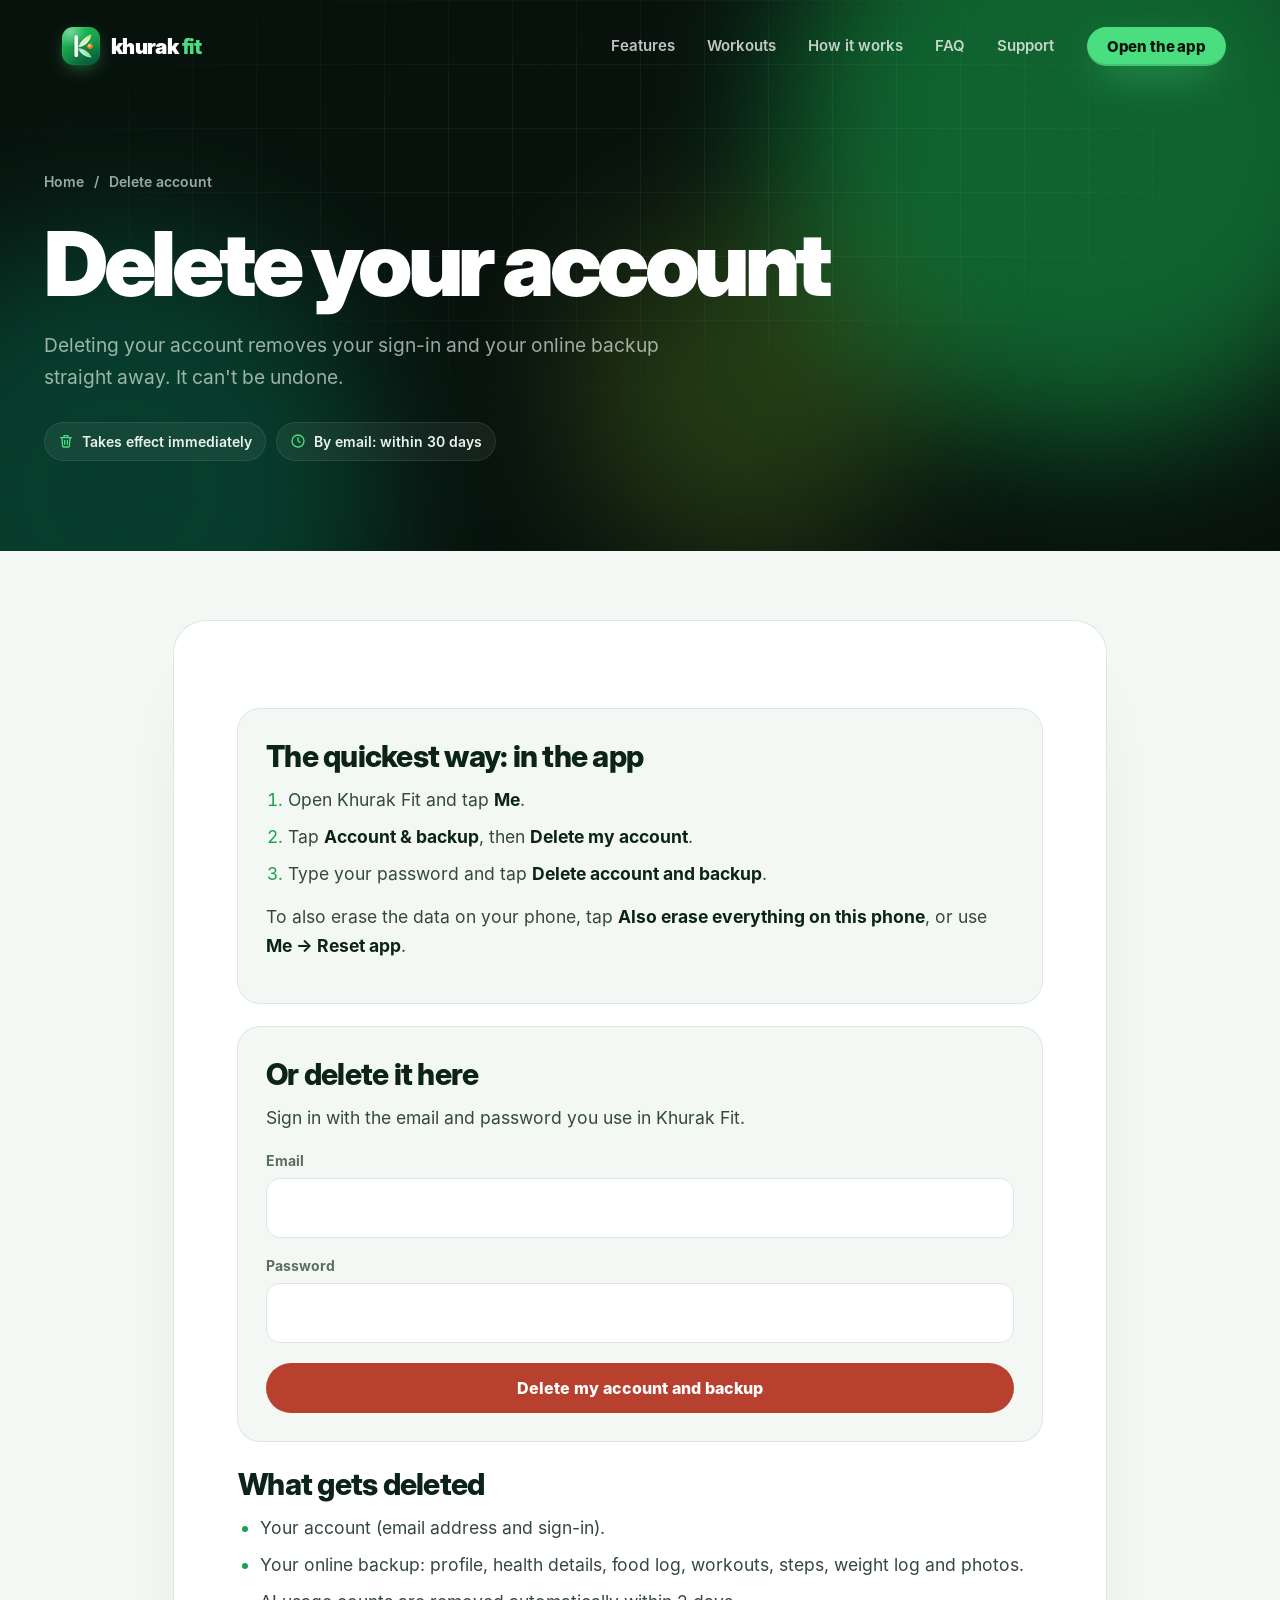
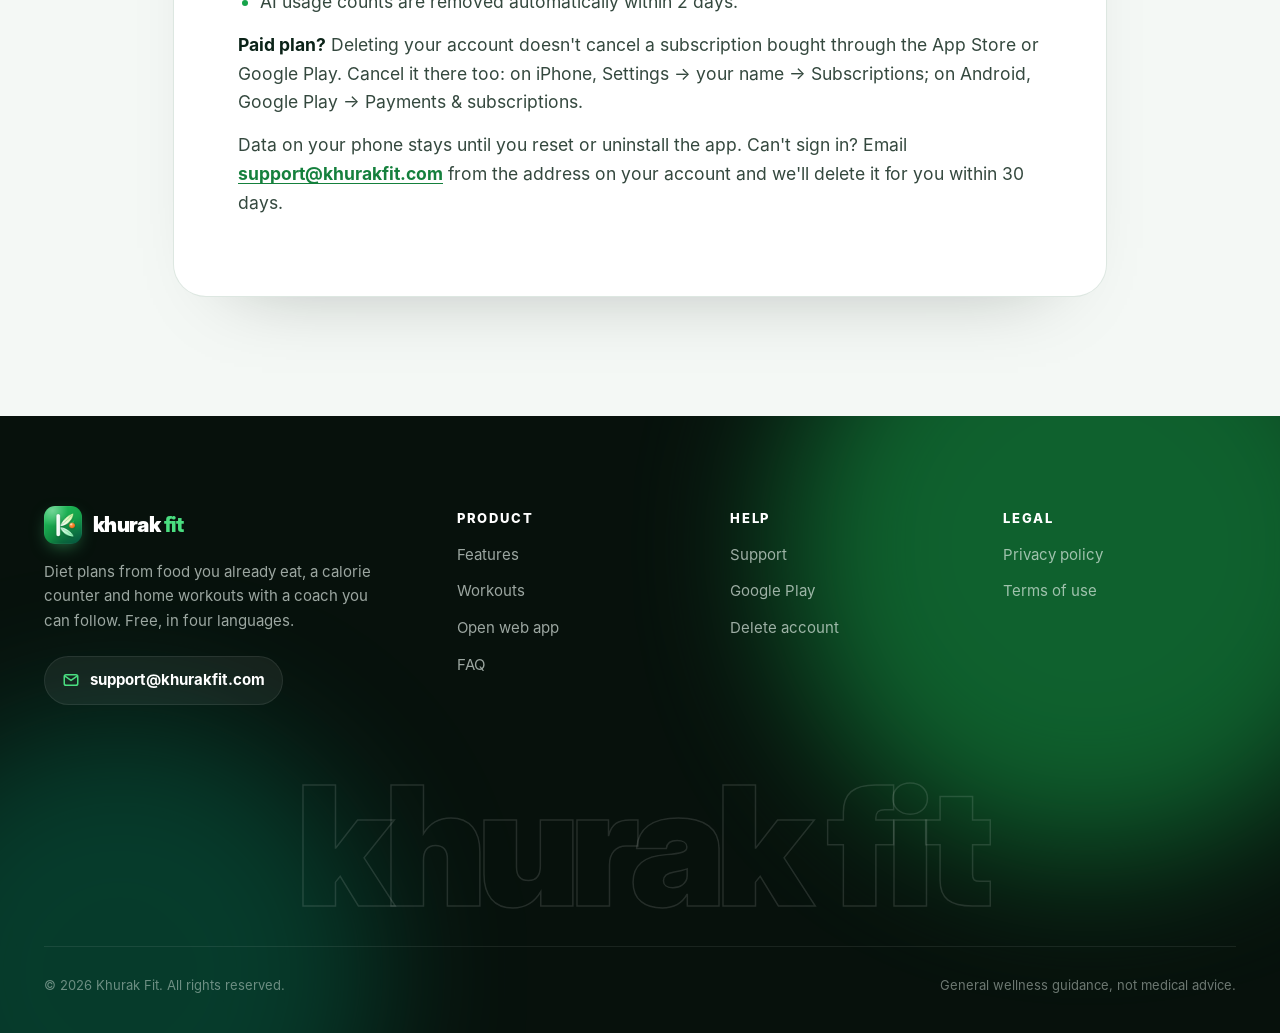
<file: delete-account.html>
<!doctype html>
<html lang="en">
<head>
<meta charset="utf-8">
<meta name="viewport" content="width=device-width,initial-scale=1,viewport-fit=cover">
<title>Delete your account · Khurak Fit</title>
<meta name="description" content="Delete your Khurak Fit account and online backup.">
<link rel="canonical" href="https://khurakfit.com/delete-account.html">
<meta name="theme-color" content="#07110C">
<link rel="icon" type="image/png" sizes="32x32" href="app/icons/favicon-32.png">
<link rel="apple-touch-icon" href="app/icons/apple-touch-icon.png">
<meta property="og:type" content="website"><meta property="og:site_name" content="Khurak Fit">
<meta property="og:url" content="https://khurakfit.com/delete-account.html"><meta property="og:title" content="Delete your account · Khurak Fit">
<meta property="og:description" content="Delete your Khurak Fit account and online backup."><meta property="og:image" content="https://khurakfit.com/assets/og.jpg">
<meta name="twitter:card" content="summary_large_image">
<link rel="preload" href="assets/fonts/interdisplay-900.woff" as="font" type="font/woff" crossorigin>
<link rel="preload" href="assets/fonts/inter-400.woff" as="font" type="font/woff" crossorigin>
<link rel="stylesheet" href="assets/site.css?v=202611122300">
</head>
<body>
<svg width="0" height="0" style="position:absolute" aria-hidden="true">
<symbol id="i-check" viewBox="0 0 24 24" fill="none" stroke="currentColor" stroke-width="2.4" stroke-linecap="round" stroke-linejoin="round"><path d="M5 12l5 5L20 7"/></symbol>
<symbol id="i-play" viewBox="0 0 24 24" fill="currentColor"><path d="M5 3.6v16.8c0 .8.9 1.3 1.6.9l14.4-8.4c.7-.4.7-1.4 0-1.8L6.6 2.7C5.9 2.3 5 2.8 5 3.6z"/></symbol>
<symbol id="i-globe" viewBox="0 0 24 24" fill="none" stroke="currentColor" stroke-width="2" stroke-linecap="round"><circle cx="12" cy="12" r="9"/><path d="M3 12h18M12 3c2.5 2.6 3.8 5.6 3.8 9s-1.3 6.4-3.8 9c-2.5-2.6-3.8-5.6-3.8-9S9.5 5.6 12 3z"/></symbol>
<symbol id="i-bell" viewBox="0 0 24 24" fill="none" stroke="currentColor" stroke-width="2" stroke-linecap="round" stroke-linejoin="round"><path d="M6 8a6 6 0 1112 0c0 7 3 9 3 9H3s3-2 3-9"/><path d="M10.3 21a1.9 1.9 0 003.4 0"/></symbol>
<symbol id="i-cart" viewBox="0 0 24 24" fill="none" stroke="currentColor" stroke-width="2" stroke-linecap="round" stroke-linejoin="round"><circle cx="9" cy="20" r="1.4"/><circle cx="18" cy="20" r="1.4"/><path d="M2 3h3l2.7 12.4a2 2 0 002 1.6h8.6a2 2 0 002-1.5L22 8H6"/></symbol>
<symbol id="i-moon" viewBox="0 0 24 24" fill="none" stroke="currentColor" stroke-width="2" stroke-linecap="round" stroke-linejoin="round"><path d="M21 12.8A9 9 0 1111.2 3a7 7 0 009.8 9.8z"/></symbol>
<symbol id="i-scan" viewBox="0 0 24 24" fill="none" stroke="currentColor" stroke-width="2" stroke-linecap="round"><path d="M4 8V5a1 1 0 011-1h3M16 4h3a1 1 0 011 1v3M20 16v3a1 1 0 01-1 1h-3M8 20H5a1 1 0 01-1-1v-3M8 9v6M12 9v6M16 9v6"/></symbol>
<symbol id="i-sun" viewBox="0 0 24 24" fill="none" stroke="currentColor" stroke-width="2" stroke-linecap="round"><circle cx="12" cy="12" r="4"/><path d="M12 2v2M12 20v2M4.9 4.9l1.4 1.4M17.7 17.7l1.4 1.4M2 12h2M20 12h2M4.9 19.1l1.4-1.4M17.7 6.3l1.4-1.4"/></symbol>
<symbol id="i-cloud" viewBox="0 0 24 24" fill="none" stroke="currentColor" stroke-width="2" stroke-linecap="round" stroke-linejoin="round"><path d="M17.5 19H7a5 5 0 11.9-9.9A6 6 0 0119 10a4.5 4.5 0 01-1.5 9z"/></symbol>
<symbol id="i-widget" viewBox="0 0 24 24" fill="none" stroke="currentColor" stroke-width="2" stroke-linejoin="round"><rect x="3" y="3" width="8" height="8" rx="2"/><rect x="13" y="3" width="8" height="8" rx="2"/><rect x="3" y="13" width="8" height="8" rx="2"/><rect x="13" y="13" width="8" height="8" rx="2"/></symbol>
<symbol id="i-lock" viewBox="0 0 24 24" fill="none" stroke="currentColor" stroke-width="2" stroke-linecap="round"><rect x="4" y="10" width="16" height="11" rx="2.5"/><path d="M8 10V7a4 4 0 118 0v3"/></symbol>
<symbol id="i-shield" viewBox="0 0 24 24" fill="none" stroke="currentColor" stroke-width="2" stroke-linecap="round" stroke-linejoin="round"><path d="M12 3l8 3v6c0 5-3.5 8-8 9-4.5-1-8-4-8-9V6z"/><path d="M9 12l2 2 4-4"/></symbol>
<symbol id="i-offline" viewBox="0 0 24 24" fill="none" stroke="currentColor" stroke-width="2" stroke-linecap="round"><path d="M2 8.8a15 15 0 0120 0M5 12.5a10 10 0 0114 0M8.5 16a5 5 0 017 0"/><circle cx="12" cy="19.5" r="1" fill="currentColor"/></symbol>
<symbol id="i-gift" viewBox="0 0 24 24" fill="none" stroke="currentColor" stroke-width="2" stroke-linecap="round" stroke-linejoin="round"><rect x="3" y="8" width="18" height="5" rx="1"/><path d="M5 13v7a1 1 0 001 1h12a1 1 0 001-1v-7M12 8v13M12 8S10.5 3 8 3a2.5 2.5 0 000 5M12 8s1.5-5 4-5a2.5 2.5 0 010 5"/></symbol>
<symbol id="i-fire" viewBox="0 0 24 24" fill="none" stroke="currentColor" stroke-width="2" stroke-linecap="round" stroke-linejoin="round"><path d="M12 22c4 0 7-2.7 7-7 0-4.5-4-7-5-11-2 2-3 4-3 6-1-1-2-1.5-2-3-2 2.5-4 5-4 8 0 4.3 3 7 7 7z"/></symbol>
<symbol id="i-mail" viewBox="0 0 24 24" fill="none" stroke="currentColor" stroke-width="2" stroke-linecap="round" stroke-linejoin="round"><rect x="3" y="5" width="18" height="14" rx="2.5"/><path d="M3.5 6.5l8.5 6 8.5-6"/></symbol>
<symbol id="i-plate" viewBox="0 0 24 24" fill="none" stroke="currentColor" stroke-width="2" stroke-linecap="round"><circle cx="12" cy="12" r="8"/><circle cx="12" cy="12" r="4"/></symbol>
<symbol id="i-steps" viewBox="0 0 24 24" fill="none" stroke="currentColor" stroke-width="2" stroke-linecap="round" stroke-linejoin="round"><path d="M8 3c-2 0-3 2-3 4.5S6 12 6 13.5 7 16 8.5 16 11 15 11 13s-1-3-1-5.5S10 3 8 3zM16 8c-2 0-3 2-3 4.5S14 17 14 18.5s1 2.5 2.5 2.5 2.5-1 2.5-3-1-3-1-5.5S18 8 16 8z"/></symbol>
<symbol id="i-chat" viewBox="0 0 24 24" fill="none" stroke="currentColor" stroke-width="2" stroke-linecap="round" stroke-linejoin="round"><path d="M21 12a8 8 0 01-11.6 7.1L4 20l1-4.6A8 8 0 1121 12z"/></symbol>
<symbol id="i-dumbbell" viewBox="0 0 24 24" fill="none" stroke="currentColor" stroke-width="2" stroke-linecap="round"><path d="M6.5 6.5v11M17.5 6.5v11M3 9v6M21 9v6M6.5 12h11"/></symbol>
<symbol id="i-trash" viewBox="0 0 24 24" fill="none" stroke="currentColor" stroke-width="2" stroke-linecap="round" stroke-linejoin="round"><path d="M4 7h16M10 11v6M14 11v6M6 7l1 13a1 1 0 001 1h8a1 1 0 001-1l1-13M9 7V4h6v3"/></symbol>
<symbol id="i-doc" viewBox="0 0 24 24" fill="none" stroke="currentColor" stroke-width="2" stroke-linecap="round" stroke-linejoin="round"><path d="M14 3H6a1 1 0 00-1 1v16a1 1 0 001 1h12a1 1 0 001-1V8z"/><path d="M14 3v5h5M9 13h6M9 17h6"/></symbol>
<symbol id="i-clock" viewBox="0 0 24 24" fill="none" stroke="currentColor" stroke-width="2" stroke-linecap="round"><circle cx="12" cy="12" r="9"/><path d="M12 7v5l3 2"/></symbol>
<symbol id="i-up" viewBox="0 0 24 24" fill="none" stroke="currentColor" stroke-width="2.4" stroke-linecap="round" stroke-linejoin="round"><path d="M12 19V5M5 12l7-7 7 7"/></symbol>
<symbol id="i-android" viewBox="0 0 24 24" fill="currentColor"><path d="M17.6 9.5l1.7-3a.4.4 0 10-.7-.4l-1.8 3.1A10.4 10.4 0 0012 8.3c-1.7 0-3.3.3-4.8.9L5.4 6.1a.4.4 0 10-.7.4l1.7 3A9.9 9.9 0 001.5 17h21a9.9 9.9 0 00-4.9-7.5zM7 14.3a1 1 0 110-2 1 1 0 010 2zm10 0a1 1 0 110-2 1 1 0 010 2z"/></symbol>
</svg>
<a class="skip" href="#main">Skip to content</a><div class="progress" aria-hidden="true"></div>
<header class="hdr"><div class="wrap"><div class="bar">
<a class="logo" href="./" aria-label="Khurak Fit home"><img src="assets/icon-96.png" alt="" width="38" height="38"><span>khurak <b>fit</b></span></a>
<ul class="nav" id="nav"><li><a href="./#features">Features</a></li><li><a href="./#workouts">Workouts</a></li><li><a href="./#how">How it works</a></li><li><a href="./#faq">FAQ</a></li><li><a href="support.html">Support</a></li><li class="m-cta"><a href="app/">Open the app</a></li></ul>
<a class="btn btn-acc btn-sm cta" href="app/">Open the app</a>
<button class="burger" aria-label="Menu" aria-expanded="false" aria-controls="nav"><span></span><span></span><span></span></button>
</div></div></header>
<main id="main">
<section class="page-hero dark"><div class="aurora"><i></i><i></i><i></i></div><div class="gridbg"></div><div class="grain"></div>
<div class="wrap"><nav class="crumb fade-in" aria-label="Breadcrumb"><a href="./">Home</a><span>/</span><span>Delete account</span></nav>
<h1 class="fade-in" style="animation-delay:.08s">Delete your account</h1><p class="lead fade-in" style="animation-delay:.16s">Deleting your account removes your sign-in and your online backup straight away. It can't be undone.</p>
<div class="meta fade-in" style="animation-delay:.24s"><span><svg><use href="#i-trash"/></svg>Takes effect immediately</span><span><svg><use href="#i-clock"/></svg>By email: within 30 days</span></div></div></section><section class="doc"><div class="wrap" style="grid-template-columns:1fr;max-width:980px"><article class="prose rv up">
<div class="card"><h3 style="margin-top:0">The quickest way: in the app</h3>
<ol><li>Open Khurak Fit and tap <b>Me</b>.</li><li>Tap <b>Account &amp; backup</b>, then <b>Delete my account</b>.</li><li>Type your password and tap <b>Delete account and backup</b>.</li></ol>
<p>To also erase the data on your phone, tap <b>Also erase everything on this phone</b>, or use <b>Me → Reset app</b>.</p></div>
<div class="card" id="web"><h3 style="margin-top:0">Or delete it here</h3>
<p>Sign in with the email and password you use in Khurak Fit.</p>
<label for="em">Email</label><input id="em" type="email" autocomplete="email">
<label for="pw">Password</label><input id="pw" type="password" autocomplete="current-password">
<button id="go">Delete my account and backup</button><div id="out" class="msg" hidden></div></div>
<h3 id="what">What gets deleted</h3><ul><li>Your account (email address and sign-in).</li><li>Your online backup: profile, health details, food log, workouts, steps, weight log and photos.</li><li>AI usage counts are removed automatically within 2 days.</li></ul>
<p><b>Paid plan?</b> Deleting your account doesn't cancel a subscription bought through the App Store or Google Play. Cancel it there too: on iPhone, Settings → your name → Subscriptions; on Android, Google Play → Payments &amp; subscriptions.</p>
<p>Data on your phone stays until you reset or uninstall the app. Can't sign in? Email <a href="mailto:support@khurakfit.com">support@khurakfit.com</a> from the address on your account and we'll delete it for you within 30 days.</p>
</article></div></section>
</main>
<footer class="ftr dark"><div class="aurora"><i></i><i></i></div><div class="wrap">
<div class="cols">
 <div class="about"><a class="logo" href="./"><img src="assets/icon-96.png" alt="" width="38" height="38" loading="lazy"><span>khurak <b>fit</b></span></a>
  <p>Diet plans from food you already eat, a calorie counter and home workouts with a coach you can follow. Free, in four languages.</p>
  <a class="mail" href="mailto:support@khurakfit.com"><svg><use href="#i-mail"/></svg>support@khurakfit.com</a></div>
 <div><h4>Product</h4><ul><li><a href="./#features">Features</a></li><li><a href="./#workouts">Workouts</a></li><li><a href="app/">Open web app</a></li><li><a href="./#faq">FAQ</a></li></ul></div>
 <div><h4>Help</h4><ul><li><a href="support.html">Support</a></li><li><a href="https://play.google.com/store/apps/details?id=com.khurakfit.app" target="_blank" rel="noopener">Google Play</a></li><li><a href="delete-account.html">Delete account</a></li></ul></div>
 <div><h4>Legal</h4><ul><li><a href="privacy.html">Privacy policy</a></li><li><a href="terms.html">Terms of use</a></li></ul></div>
</div>
<div class="big" aria-hidden="true">khurak fit</div>
<div class="note"><span>© <span data-year>2026</span> Khurak Fit. All rights reserved.</span><span>General wellness guidance, not medical advice.</span></div>
</div></footer>
<button class="totop" aria-label="Back to top"><svg><use href="#i-up"/></svg></button>
<script src="assets/site.js?v=202611122300" defer></script>
<script src="assets/delete.js?v=202611102216" defer></script>
</body>
</html>
</file>
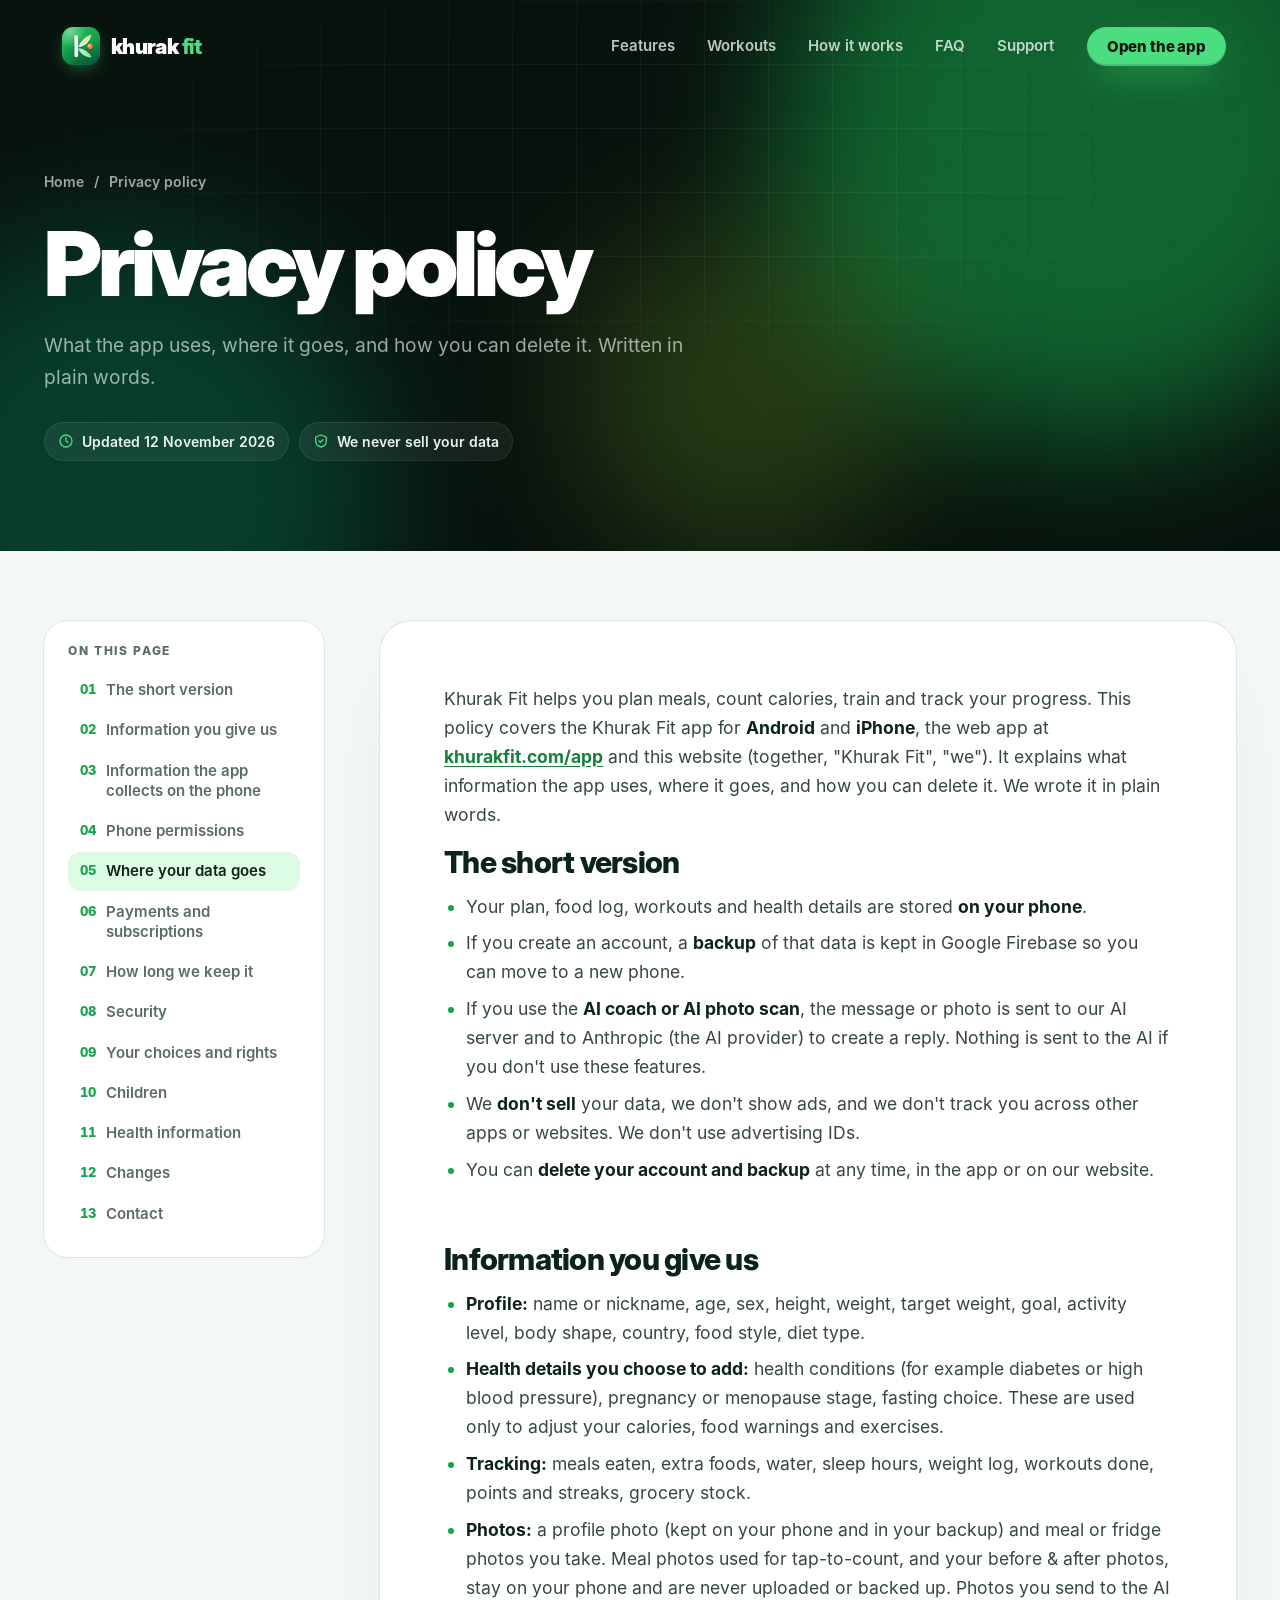
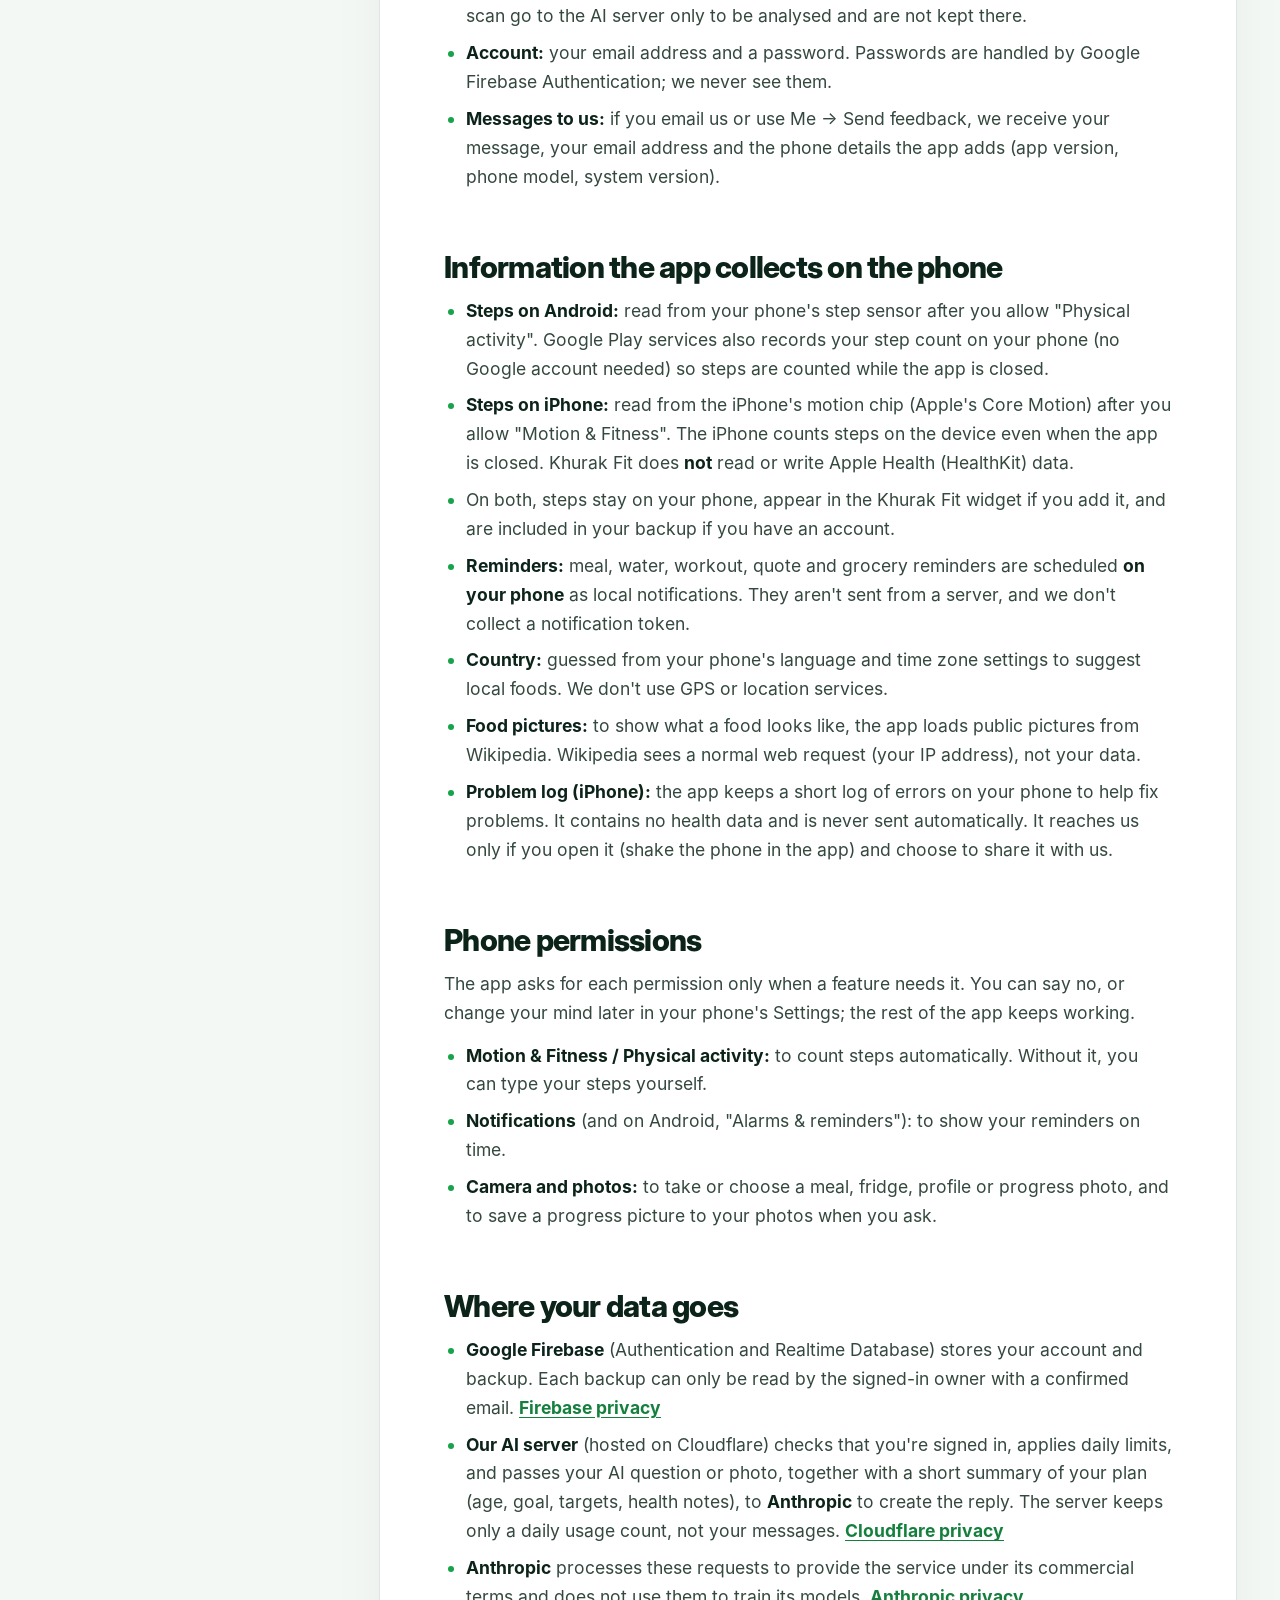
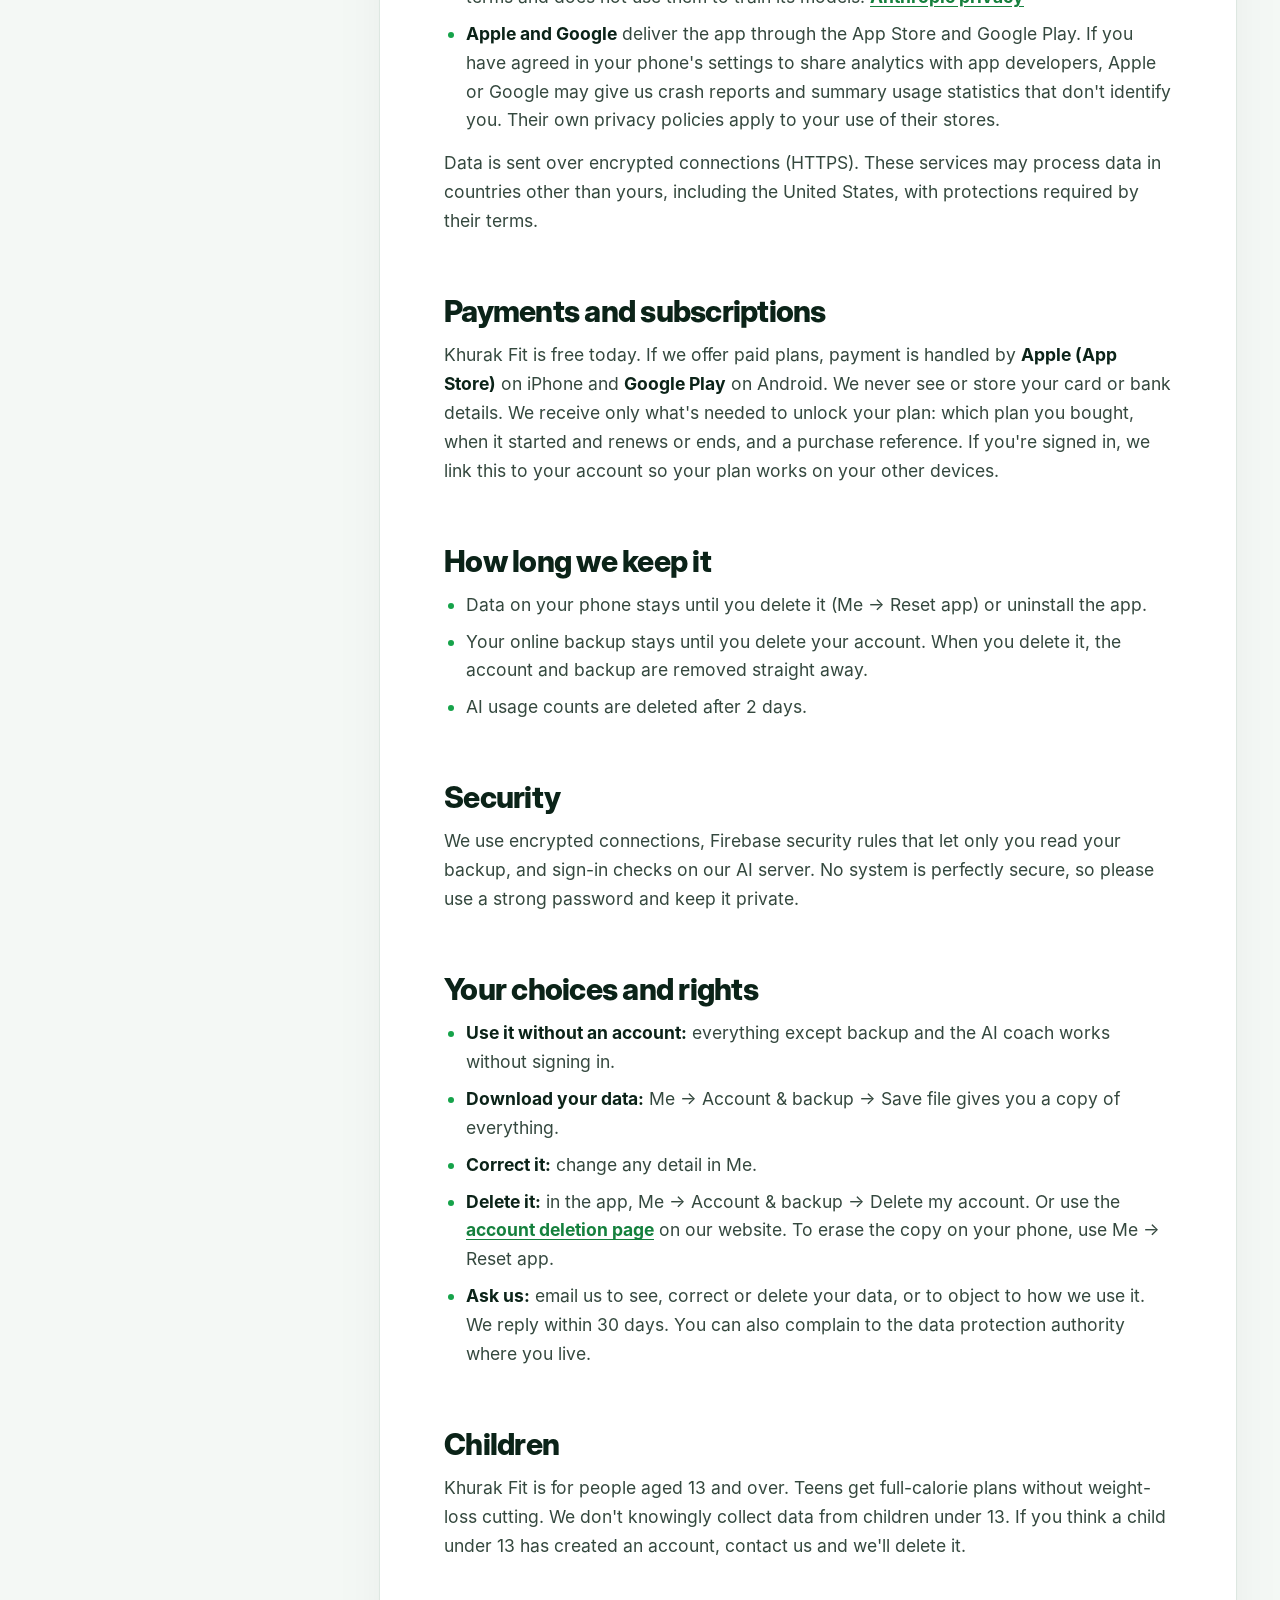
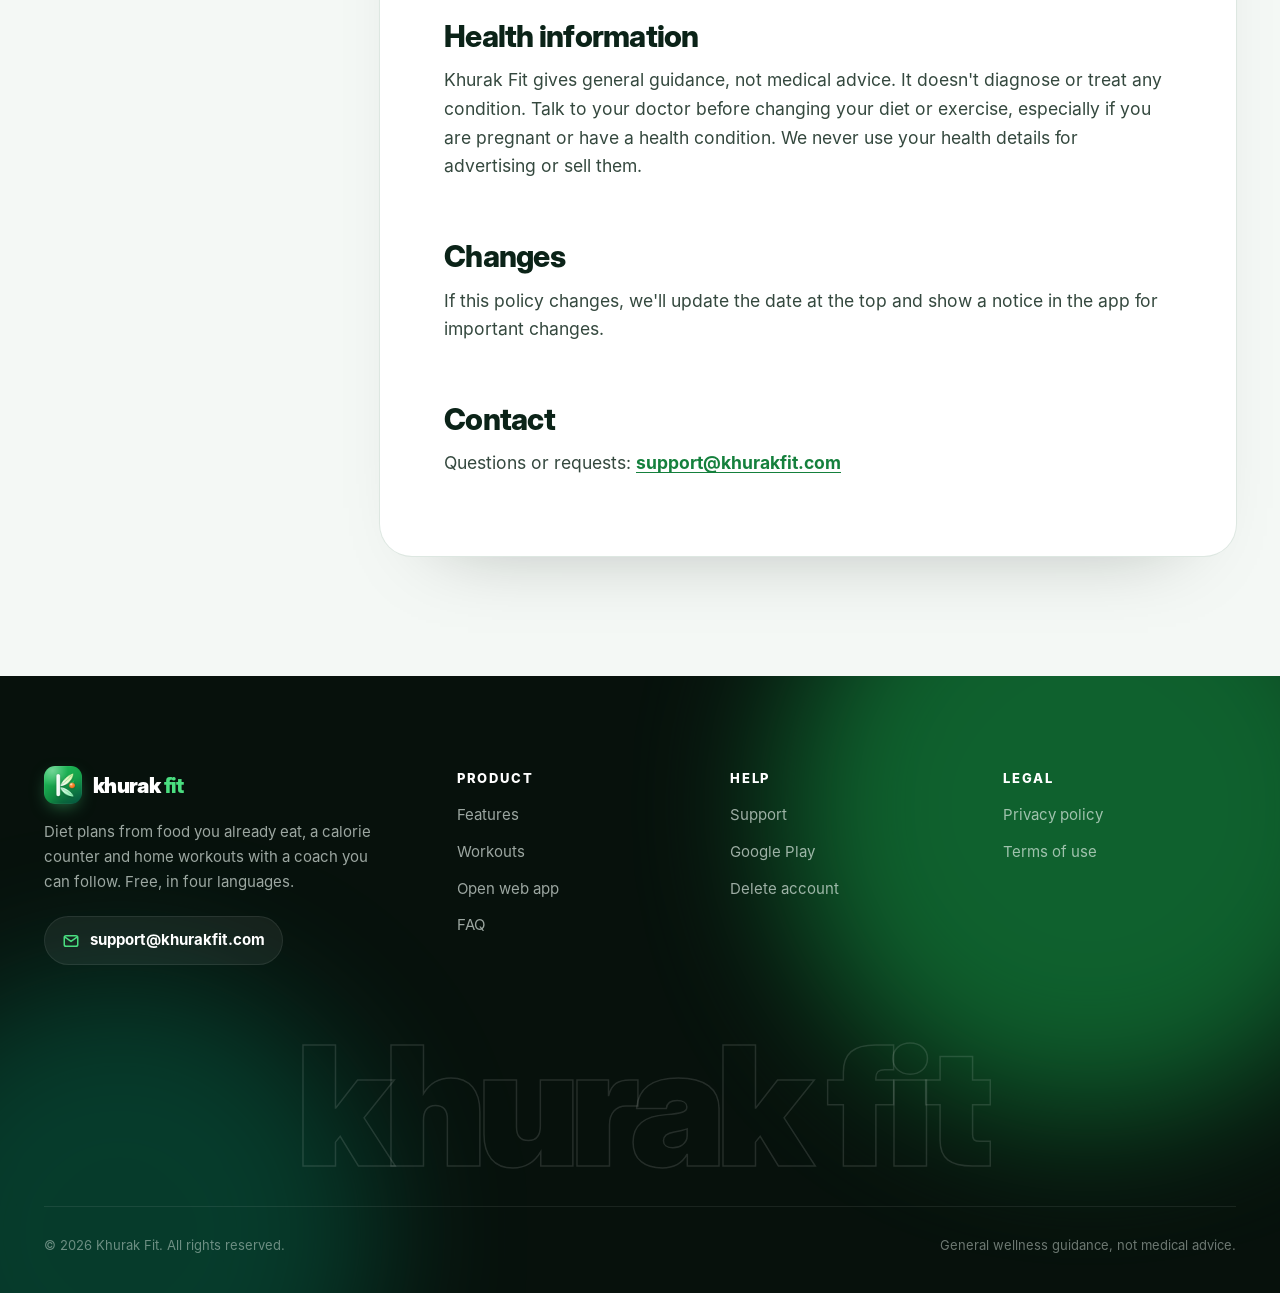
<file: privacy.html>
<!doctype html>
<html lang="en">
<head>
<meta charset="utf-8">
<meta name="viewport" content="width=device-width,initial-scale=1,viewport-fit=cover">
<title>Privacy policy · Khurak Fit</title>
<meta name="description" content="How Khurak Fit handles your information, in plain words.">
<link rel="canonical" href="https://khurakfit.com/privacy.html">
<meta name="theme-color" content="#07110C">
<link rel="icon" type="image/png" sizes="32x32" href="app/icons/favicon-32.png">
<link rel="apple-touch-icon" href="app/icons/apple-touch-icon.png">
<meta property="og:type" content="website"><meta property="og:site_name" content="Khurak Fit">
<meta property="og:url" content="https://khurakfit.com/privacy.html"><meta property="og:title" content="Privacy policy · Khurak Fit">
<meta property="og:description" content="How Khurak Fit handles your information, in plain words."><meta property="og:image" content="https://khurakfit.com/assets/og.jpg">
<meta name="twitter:card" content="summary_large_image">
<link rel="preload" href="assets/fonts/interdisplay-900.woff" as="font" type="font/woff" crossorigin>
<link rel="preload" href="assets/fonts/inter-400.woff" as="font" type="font/woff" crossorigin>
<link rel="stylesheet" href="assets/site.css?v=202611122300">
</head>
<body>
<svg width="0" height="0" style="position:absolute" aria-hidden="true">
<symbol id="i-check" viewBox="0 0 24 24" fill="none" stroke="currentColor" stroke-width="2.4" stroke-linecap="round" stroke-linejoin="round"><path d="M5 12l5 5L20 7"/></symbol>
<symbol id="i-play" viewBox="0 0 24 24" fill="currentColor"><path d="M5 3.6v16.8c0 .8.9 1.3 1.6.9l14.4-8.4c.7-.4.7-1.4 0-1.8L6.6 2.7C5.9 2.3 5 2.8 5 3.6z"/></symbol>
<symbol id="i-globe" viewBox="0 0 24 24" fill="none" stroke="currentColor" stroke-width="2" stroke-linecap="round"><circle cx="12" cy="12" r="9"/><path d="M3 12h18M12 3c2.5 2.6 3.8 5.6 3.8 9s-1.3 6.4-3.8 9c-2.5-2.6-3.8-5.6-3.8-9S9.5 5.6 12 3z"/></symbol>
<symbol id="i-bell" viewBox="0 0 24 24" fill="none" stroke="currentColor" stroke-width="2" stroke-linecap="round" stroke-linejoin="round"><path d="M6 8a6 6 0 1112 0c0 7 3 9 3 9H3s3-2 3-9"/><path d="M10.3 21a1.9 1.9 0 003.4 0"/></symbol>
<symbol id="i-cart" viewBox="0 0 24 24" fill="none" stroke="currentColor" stroke-width="2" stroke-linecap="round" stroke-linejoin="round"><circle cx="9" cy="20" r="1.4"/><circle cx="18" cy="20" r="1.4"/><path d="M2 3h3l2.7 12.4a2 2 0 002 1.6h8.6a2 2 0 002-1.5L22 8H6"/></symbol>
<symbol id="i-moon" viewBox="0 0 24 24" fill="none" stroke="currentColor" stroke-width="2" stroke-linecap="round" stroke-linejoin="round"><path d="M21 12.8A9 9 0 1111.2 3a7 7 0 009.8 9.8z"/></symbol>
<symbol id="i-scan" viewBox="0 0 24 24" fill="none" stroke="currentColor" stroke-width="2" stroke-linecap="round"><path d="M4 8V5a1 1 0 011-1h3M16 4h3a1 1 0 011 1v3M20 16v3a1 1 0 01-1 1h-3M8 20H5a1 1 0 01-1-1v-3M8 9v6M12 9v6M16 9v6"/></symbol>
<symbol id="i-sun" viewBox="0 0 24 24" fill="none" stroke="currentColor" stroke-width="2" stroke-linecap="round"><circle cx="12" cy="12" r="4"/><path d="M12 2v2M12 20v2M4.9 4.9l1.4 1.4M17.7 17.7l1.4 1.4M2 12h2M20 12h2M4.9 19.1l1.4-1.4M17.7 6.3l1.4-1.4"/></symbol>
<symbol id="i-cloud" viewBox="0 0 24 24" fill="none" stroke="currentColor" stroke-width="2" stroke-linecap="round" stroke-linejoin="round"><path d="M17.5 19H7a5 5 0 11.9-9.9A6 6 0 0119 10a4.5 4.5 0 01-1.5 9z"/></symbol>
<symbol id="i-widget" viewBox="0 0 24 24" fill="none" stroke="currentColor" stroke-width="2" stroke-linejoin="round"><rect x="3" y="3" width="8" height="8" rx="2"/><rect x="13" y="3" width="8" height="8" rx="2"/><rect x="3" y="13" width="8" height="8" rx="2"/><rect x="13" y="13" width="8" height="8" rx="2"/></symbol>
<symbol id="i-lock" viewBox="0 0 24 24" fill="none" stroke="currentColor" stroke-width="2" stroke-linecap="round"><rect x="4" y="10" width="16" height="11" rx="2.5"/><path d="M8 10V7a4 4 0 118 0v3"/></symbol>
<symbol id="i-shield" viewBox="0 0 24 24" fill="none" stroke="currentColor" stroke-width="2" stroke-linecap="round" stroke-linejoin="round"><path d="M12 3l8 3v6c0 5-3.5 8-8 9-4.5-1-8-4-8-9V6z"/><path d="M9 12l2 2 4-4"/></symbol>
<symbol id="i-offline" viewBox="0 0 24 24" fill="none" stroke="currentColor" stroke-width="2" stroke-linecap="round"><path d="M2 8.8a15 15 0 0120 0M5 12.5a10 10 0 0114 0M8.5 16a5 5 0 017 0"/><circle cx="12" cy="19.5" r="1" fill="currentColor"/></symbol>
<symbol id="i-gift" viewBox="0 0 24 24" fill="none" stroke="currentColor" stroke-width="2" stroke-linecap="round" stroke-linejoin="round"><rect x="3" y="8" width="18" height="5" rx="1"/><path d="M5 13v7a1 1 0 001 1h12a1 1 0 001-1v-7M12 8v13M12 8S10.5 3 8 3a2.5 2.5 0 000 5M12 8s1.5-5 4-5a2.5 2.5 0 010 5"/></symbol>
<symbol id="i-fire" viewBox="0 0 24 24" fill="none" stroke="currentColor" stroke-width="2" stroke-linecap="round" stroke-linejoin="round"><path d="M12 22c4 0 7-2.7 7-7 0-4.5-4-7-5-11-2 2-3 4-3 6-1-1-2-1.5-2-3-2 2.5-4 5-4 8 0 4.3 3 7 7 7z"/></symbol>
<symbol id="i-mail" viewBox="0 0 24 24" fill="none" stroke="currentColor" stroke-width="2" stroke-linecap="round" stroke-linejoin="round"><rect x="3" y="5" width="18" height="14" rx="2.5"/><path d="M3.5 6.5l8.5 6 8.5-6"/></symbol>
<symbol id="i-plate" viewBox="0 0 24 24" fill="none" stroke="currentColor" stroke-width="2" stroke-linecap="round"><circle cx="12" cy="12" r="8"/><circle cx="12" cy="12" r="4"/></symbol>
<symbol id="i-steps" viewBox="0 0 24 24" fill="none" stroke="currentColor" stroke-width="2" stroke-linecap="round" stroke-linejoin="round"><path d="M8 3c-2 0-3 2-3 4.5S6 12 6 13.5 7 16 8.5 16 11 15 11 13s-1-3-1-5.5S10 3 8 3zM16 8c-2 0-3 2-3 4.5S14 17 14 18.5s1 2.5 2.5 2.5 2.5-1 2.5-3-1-3-1-5.5S18 8 16 8z"/></symbol>
<symbol id="i-chat" viewBox="0 0 24 24" fill="none" stroke="currentColor" stroke-width="2" stroke-linecap="round" stroke-linejoin="round"><path d="M21 12a8 8 0 01-11.6 7.1L4 20l1-4.6A8 8 0 1121 12z"/></symbol>
<symbol id="i-dumbbell" viewBox="0 0 24 24" fill="none" stroke="currentColor" stroke-width="2" stroke-linecap="round"><path d="M6.5 6.5v11M17.5 6.5v11M3 9v6M21 9v6M6.5 12h11"/></symbol>
<symbol id="i-trash" viewBox="0 0 24 24" fill="none" stroke="currentColor" stroke-width="2" stroke-linecap="round" stroke-linejoin="round"><path d="M4 7h16M10 11v6M14 11v6M6 7l1 13a1 1 0 001 1h8a1 1 0 001-1l1-13M9 7V4h6v3"/></symbol>
<symbol id="i-doc" viewBox="0 0 24 24" fill="none" stroke="currentColor" stroke-width="2" stroke-linecap="round" stroke-linejoin="round"><path d="M14 3H6a1 1 0 00-1 1v16a1 1 0 001 1h12a1 1 0 001-1V8z"/><path d="M14 3v5h5M9 13h6M9 17h6"/></symbol>
<symbol id="i-clock" viewBox="0 0 24 24" fill="none" stroke="currentColor" stroke-width="2" stroke-linecap="round"><circle cx="12" cy="12" r="9"/><path d="M12 7v5l3 2"/></symbol>
<symbol id="i-up" viewBox="0 0 24 24" fill="none" stroke="currentColor" stroke-width="2.4" stroke-linecap="round" stroke-linejoin="round"><path d="M12 19V5M5 12l7-7 7 7"/></symbol>
<symbol id="i-android" viewBox="0 0 24 24" fill="currentColor"><path d="M17.6 9.5l1.7-3a.4.4 0 10-.7-.4l-1.8 3.1A10.4 10.4 0 0012 8.3c-1.7 0-3.3.3-4.8.9L5.4 6.1a.4.4 0 10-.7.4l1.7 3A9.9 9.9 0 001.5 17h21a9.9 9.9 0 00-4.9-7.5zM7 14.3a1 1 0 110-2 1 1 0 010 2zm10 0a1 1 0 110-2 1 1 0 010 2z"/></symbol>
</svg>
<a class="skip" href="#main">Skip to content</a><div class="progress" aria-hidden="true"></div>
<header class="hdr"><div class="wrap"><div class="bar">
<a class="logo" href="./" aria-label="Khurak Fit home"><img src="assets/icon-96.png" alt="" width="38" height="38"><span>khurak <b>fit</b></span></a>
<ul class="nav" id="nav"><li><a href="./#features">Features</a></li><li><a href="./#workouts">Workouts</a></li><li><a href="./#how">How it works</a></li><li><a href="./#faq">FAQ</a></li><li><a href="support.html">Support</a></li><li class="m-cta"><a href="app/">Open the app</a></li></ul>
<a class="btn btn-acc btn-sm cta" href="app/">Open the app</a>
<button class="burger" aria-label="Menu" aria-expanded="false" aria-controls="nav"><span></span><span></span><span></span></button>
</div></div></header>
<main id="main">
<section class="page-hero dark"><div class="aurora"><i></i><i></i><i></i></div><div class="gridbg"></div><div class="grain"></div>
<div class="wrap"><nav class="crumb fade-in" aria-label="Breadcrumb"><a href="./">Home</a><span>/</span><span>Privacy policy</span></nav>
<h1 class="fade-in" style="animation-delay:.08s">Privacy policy</h1><p class="lead fade-in" style="animation-delay:.16s">What the app uses, where it goes, and how you can delete it. Written in plain words.</p>
<div class="meta fade-in" style="animation-delay:.24s"><span><svg><use href="#i-clock"/></svg>Updated 12 November 2026</span><span><svg><use href="#i-shield"/></svg>We never sell your data</span></div></div></section><section class="doc"><div class="wrap"><aside class="toc rv up"><h4>On this page</h4><ol><li><a href="#the-short-version">The short version</a></li><li><a href="#information-you-give-us">Information you give us</a></li><li><a href="#information-the-app-collects-on-the-phone">Information the app collects on the phone</a></li><li><a href="#phone-permissions">Phone permissions</a></li><li><a href="#where-your-data-goes">Where your data goes</a></li><li><a href="#payments-and-subscriptions">Payments and subscriptions</a></li><li><a href="#how-long-we-keep-it">How long we keep it</a></li><li><a href="#security">Security</a></li><li><a href="#your-choices-and-rights">Your choices and rights</a></li><li><a href="#children">Children</a></li><li><a href="#health-information">Health information</a></li><li><a href="#changes">Changes</a></li><li><a href="#contact">Contact</a></li></ol></aside>
<article class="prose rv up" style="--d:.1s">
<p class="upd">Last updated: 12 November 2026</p>
<p>Khurak Fit helps you plan meals, count calories, train and track your progress. This policy covers the Khurak Fit app for <b>Android</b> and <b>iPhone</b>, the web app at <a href="app/">khurakfit.com/app</a> and this website (together, "Khurak Fit", "we"). It explains what information the app uses, where it goes, and how you can delete it. We wrote it in plain words.</p>

<h3 id="the-short-version">The short version</h3>
<ul>
<li>Your plan, food log, workouts and health details are stored <b>on your phone</b>.</li>
<li>If you create an account, a <b>backup</b> of that data is kept in Google Firebase so you can move to a new phone.</li>
<li>If you use the <b>AI coach or AI photo scan</b>, the message or photo is sent to our AI server and to Anthropic (the AI provider) to create a reply. Nothing is sent to the AI if you don't use these features.</li>
<li>We <b>don't sell</b> your data, we don't show ads, and we don't track you across other apps or websites. We don't use advertising IDs.</li>
<li>You can <b>delete your account and backup</b> at any time, in the app or on our website.</li>
</ul>

<h3 id="information-you-give-us">Information you give us</h3>
<ul>
<li><b>Profile:</b> name or nickname, age, sex, height, weight, target weight, goal, activity level, body shape, country, food style, diet type.</li>
<li><b>Health details you choose to add:</b> health conditions (for example diabetes or high blood pressure), pregnancy or menopause stage, fasting choice. These are used only to adjust your calories, food warnings and exercises.</li>
<li><b>Tracking:</b> meals eaten, extra foods, water, sleep hours, weight log, workouts done, points and streaks, grocery stock.</li>
<li><b>Photos:</b> a profile photo (kept on your phone and in your backup) and meal or fridge photos you take. Meal photos used for tap-to-count, and your before &amp; after photos, stay on your phone and are never uploaded or backed up. Photos you send to the AI scan go to the AI server only to be analysed and are not kept there.</li>
<li><b>Account:</b> your email address and a password. Passwords are handled by Google Firebase Authentication; we never see them.</li>
<li><b>Messages to us:</b> if you email us or use Me → Send feedback, we receive your message, your email address and the phone details the app adds (app version, phone model, system version).</li>
</ul>

<h3 id="information-the-app-collects-on-the-phone">Information the app collects on the phone</h3>
<ul>
<li><b>Steps on Android:</b> read from your phone's step sensor after you allow "Physical activity". Google Play services also records your step count on your phone (no Google account needed) so steps are counted while the app is closed.</li>
<li><b>Steps on iPhone:</b> read from the iPhone's motion chip (Apple's Core Motion) after you allow "Motion &amp; Fitness". The iPhone counts steps on the device even when the app is closed. Khurak Fit does <b>not</b> read or write Apple Health (HealthKit) data.</li>
<li>On both, steps stay on your phone, appear in the Khurak Fit widget if you add it, and are included in your backup if you have an account.</li>
<li><b>Reminders:</b> meal, water, workout, quote and grocery reminders are scheduled <b>on your phone</b> as local notifications. They aren't sent from a server, and we don't collect a notification token.</li>
<li><b>Country:</b> guessed from your phone's language and time zone settings to suggest local foods. We don't use GPS or location services.</li>
<li><b>Food pictures:</b> to show what a food looks like, the app loads public pictures from Wikipedia. Wikipedia sees a normal web request (your IP address), not your data.</li>
<li><b>Problem log (iPhone):</b> the app keeps a short log of errors on your phone to help fix problems. It contains no health data and is never sent automatically. It reaches us only if you open it (shake the phone in the app) and choose to share it with us.</li>
</ul>

<h3 id="phone-permissions">Phone permissions</h3>
<p>The app asks for each permission only when a feature needs it. You can say no, or change your mind later in your phone's Settings; the rest of the app keeps working.</p>
<ul>
<li><b>Motion &amp; Fitness / Physical activity:</b> to count steps automatically. Without it, you can type your steps yourself.</li>
<li><b>Notifications</b> (and on Android, "Alarms &amp; reminders"): to show your reminders on time.</li>
<li><b>Camera and photos:</b> to take or choose a meal, fridge, profile or progress photo, and to save a progress picture to your photos when you ask.</li>
</ul>

<h3 id="where-your-data-goes">Where your data goes</h3>
<ul>
<li><b>Google Firebase</b> (Authentication and Realtime Database) stores your account and backup. Each backup can only be read by the signed-in owner with a confirmed email. <a href="https://firebase.google.com/support/privacy" target="_blank" rel="noopener">Firebase privacy</a></li>
<li><b>Our AI server</b> (hosted on Cloudflare) checks that you're signed in, applies daily limits, and passes your AI question or photo, together with a short summary of your plan (age, goal, targets, health notes), to <b>Anthropic</b> to create the reply. The server keeps only a daily usage count, not your messages. <a href="https://www.cloudflare.com/privacypolicy/" target="_blank" rel="noopener">Cloudflare privacy</a></li>
<li><b>Anthropic</b> processes these requests to provide the service under its commercial terms and does not use them to train its models. <a href="https://www.anthropic.com/legal/privacy" target="_blank" rel="noopener">Anthropic privacy</a></li>
<li><b>Apple and Google</b> deliver the app through the App Store and Google Play. If you have agreed in your phone's settings to share analytics with app developers, Apple or Google may give us crash reports and summary usage statistics that don't identify you. Their own privacy policies apply to your use of their stores.</li>
</ul>
<p>Data is sent over encrypted connections (HTTPS). These services may process data in countries other than yours, including the United States, with protections required by their terms.</p>

<h3 id="payments-and-subscriptions">Payments and subscriptions</h3>
<p>Khurak Fit is free today. If we offer paid plans, payment is handled by <b>Apple (App Store)</b> on iPhone and <b>Google Play</b> on Android. We never see or store your card or bank details. We receive only what's needed to unlock your plan: which plan you bought, when it started and renews or ends, and a purchase reference. If you're signed in, we link this to your account so your plan works on your other devices.</p>

<h3 id="how-long-we-keep-it">How long we keep it</h3>
<ul>
<li>Data on your phone stays until you delete it (Me → Reset app) or uninstall the app.</li>
<li>Your online backup stays until you delete your account. When you delete it, the account and backup are removed straight away.</li>
<li>AI usage counts are deleted after 2 days.</li>
</ul>

<h3 id="security">Security</h3>
<p>We use encrypted connections, Firebase security rules that let only you read your backup, and sign-in checks on our AI server. No system is perfectly secure, so please use a strong password and keep it private.</p>

<h3 id="your-choices-and-rights">Your choices and rights</h3>
<ul>
<li><b>Use it without an account:</b> everything except backup and the AI coach works without signing in.</li>
<li><b>Download your data:</b> Me → Account &amp; backup → Save file gives you a copy of everything.</li>
<li><b>Correct it:</b> change any detail in Me.</li>
<li><b>Delete it:</b> in the app, Me → Account &amp; backup → Delete my account. Or use the <a href="delete-account.html">account deletion page</a> on our website. To erase the copy on your phone, use Me → Reset app.</li>
<li><b>Ask us:</b> email us to see, correct or delete your data, or to object to how we use it. We reply within 30 days. You can also complain to the data protection authority where you live.</li>
</ul>

<h3 id="children">Children</h3>
<p>Khurak Fit is for people aged 13 and over. Teens get full-calorie plans without weight-loss cutting. We don't knowingly collect data from children under 13. If you think a child under 13 has created an account, contact us and we'll delete it.</p>

<h3 id="health-information">Health information</h3>
<p>Khurak Fit gives general guidance, not medical advice. It doesn't diagnose or treat any condition. Talk to your doctor before changing your diet or exercise, especially if you are pregnant or have a health condition. We never use your health details for advertising or sell them.</p>

<h3 id="changes">Changes</h3>
<p>If this policy changes, we'll update the date at the top and show a notice in the app for important changes.</p>

<h3 id="contact">Contact</h3>
<p>Questions or requests: <a href="mailto:support@khurakfit.com">support@khurakfit.com</a></p>
</article></div></section>
</main>
<footer class="ftr dark"><div class="aurora"><i></i><i></i></div><div class="wrap">
<div class="cols">
 <div class="about"><a class="logo" href="./"><img src="assets/icon-96.png" alt="" width="38" height="38" loading="lazy"><span>khurak <b>fit</b></span></a>
  <p>Diet plans from food you already eat, a calorie counter and home workouts with a coach you can follow. Free, in four languages.</p>
  <a class="mail" href="mailto:support@khurakfit.com"><svg><use href="#i-mail"/></svg>support@khurakfit.com</a></div>
 <div><h4>Product</h4><ul><li><a href="./#features">Features</a></li><li><a href="./#workouts">Workouts</a></li><li><a href="app/">Open web app</a></li><li><a href="./#faq">FAQ</a></li></ul></div>
 <div><h4>Help</h4><ul><li><a href="support.html">Support</a></li><li><a href="https://play.google.com/store/apps/details?id=com.khurakfit.app" target="_blank" rel="noopener">Google Play</a></li><li><a href="delete-account.html">Delete account</a></li></ul></div>
 <div><h4>Legal</h4><ul><li><a href="privacy.html">Privacy policy</a></li><li><a href="terms.html">Terms of use</a></li></ul></div>
</div>
<div class="big" aria-hidden="true">khurak fit</div>
<div class="note"><span>© <span data-year>2026</span> Khurak Fit. All rights reserved.</span><span>General wellness guidance, not medical advice.</span></div>
</div></footer>
<button class="totop" aria-label="Back to top"><svg><use href="#i-up"/></svg></button>
<script src="assets/site.js?v=202611122300" defer></script>
</body>
</html>
</file>
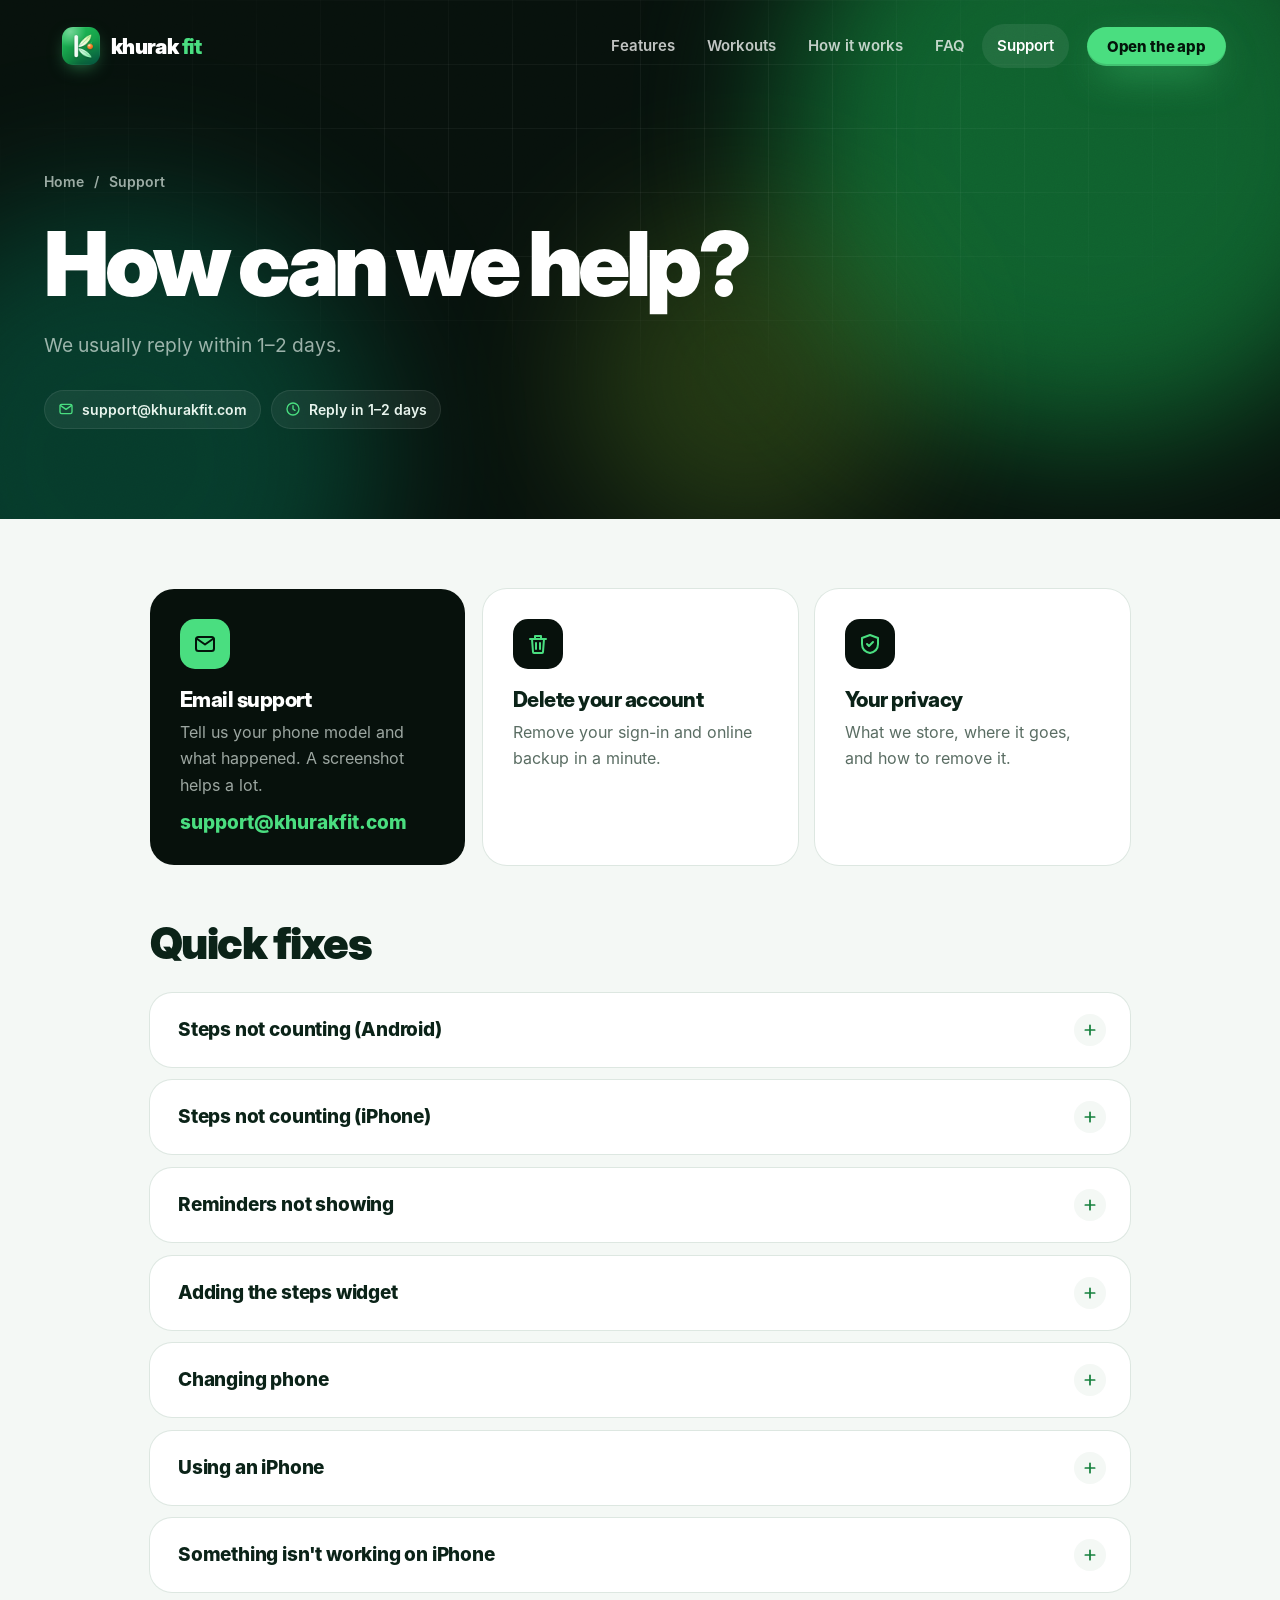
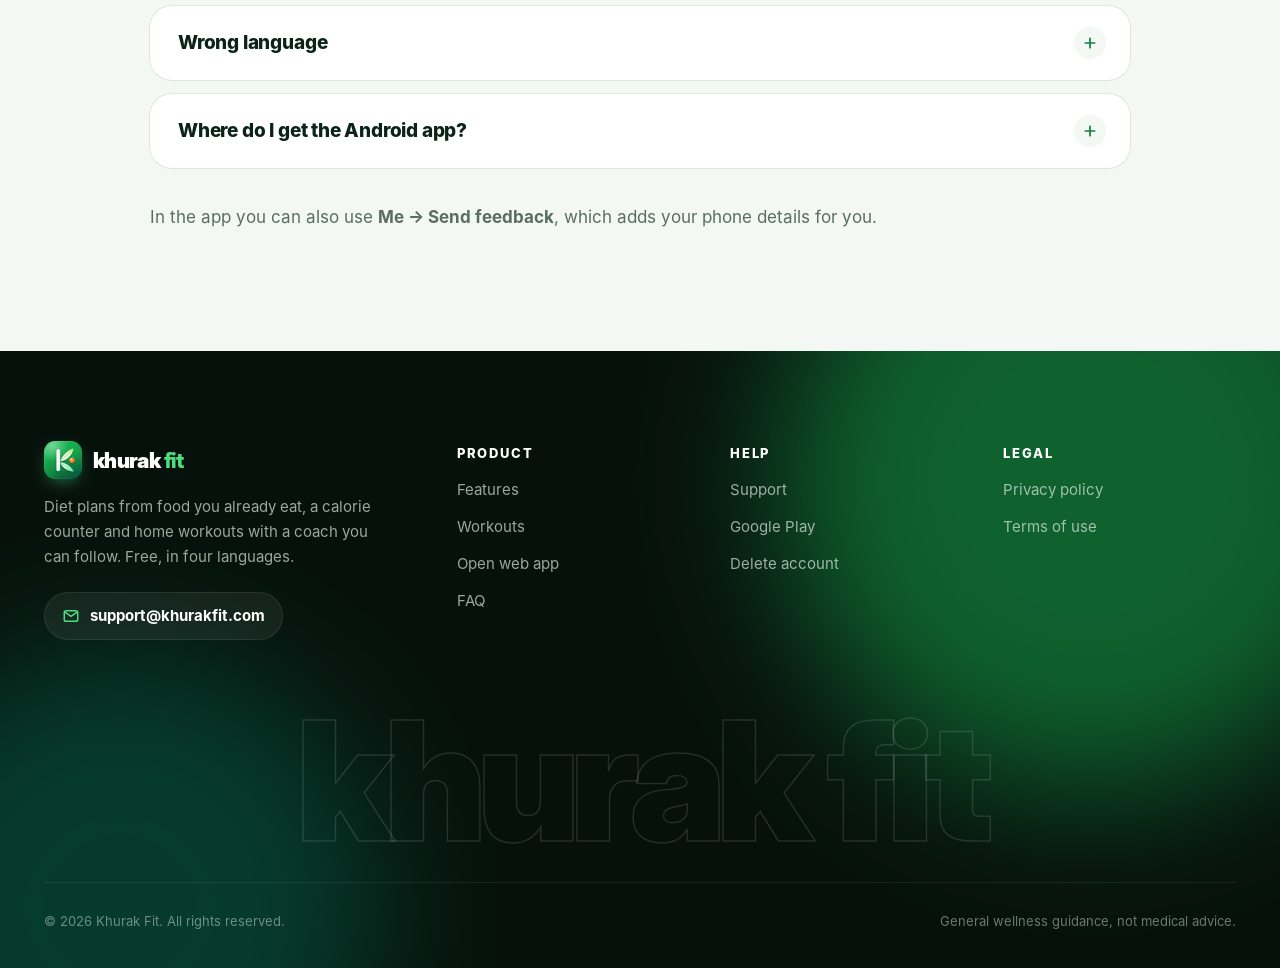
<file: support.html>
<!doctype html>
<html lang="en">
<head>
<meta charset="utf-8">
<meta name="viewport" content="width=device-width,initial-scale=1,viewport-fit=cover">
<title>Help & support · Khurak Fit</title>
<meta name="description" content="Get help with Khurak Fit: contact support, quick fixes and account options.">
<link rel="canonical" href="https://khurakfit.com/support.html">
<meta name="theme-color" content="#07110C">
<link rel="icon" type="image/png" sizes="32x32" href="app/icons/favicon-32.png">
<link rel="apple-touch-icon" href="app/icons/apple-touch-icon.png">
<meta property="og:type" content="website"><meta property="og:site_name" content="Khurak Fit">
<meta property="og:url" content="https://khurakfit.com/support.html"><meta property="og:title" content="Help &amp; support · Khurak Fit">
<meta property="og:description" content="Get help with Khurak Fit: contact support, quick fixes and account options."><meta property="og:image" content="https://khurakfit.com/assets/og.jpg">
<meta name="twitter:card" content="summary_large_image">
<link rel="preload" href="assets/fonts/interdisplay-900.woff" as="font" type="font/woff" crossorigin>
<link rel="preload" href="assets/fonts/inter-400.woff" as="font" type="font/woff" crossorigin>
<link rel="stylesheet" href="assets/site.css?v=202611122300">
</head>
<body>
<svg width="0" height="0" style="position:absolute" aria-hidden="true">
<symbol id="i-check" viewBox="0 0 24 24" fill="none" stroke="currentColor" stroke-width="2.4" stroke-linecap="round" stroke-linejoin="round"><path d="M5 12l5 5L20 7"/></symbol>
<symbol id="i-play" viewBox="0 0 24 24" fill="currentColor"><path d="M5 3.6v16.8c0 .8.9 1.3 1.6.9l14.4-8.4c.7-.4.7-1.4 0-1.8L6.6 2.7C5.9 2.3 5 2.8 5 3.6z"/></symbol>
<symbol id="i-globe" viewBox="0 0 24 24" fill="none" stroke="currentColor" stroke-width="2" stroke-linecap="round"><circle cx="12" cy="12" r="9"/><path d="M3 12h18M12 3c2.5 2.6 3.8 5.6 3.8 9s-1.3 6.4-3.8 9c-2.5-2.6-3.8-5.6-3.8-9S9.5 5.6 12 3z"/></symbol>
<symbol id="i-bell" viewBox="0 0 24 24" fill="none" stroke="currentColor" stroke-width="2" stroke-linecap="round" stroke-linejoin="round"><path d="M6 8a6 6 0 1112 0c0 7 3 9 3 9H3s3-2 3-9"/><path d="M10.3 21a1.9 1.9 0 003.4 0"/></symbol>
<symbol id="i-cart" viewBox="0 0 24 24" fill="none" stroke="currentColor" stroke-width="2" stroke-linecap="round" stroke-linejoin="round"><circle cx="9" cy="20" r="1.4"/><circle cx="18" cy="20" r="1.4"/><path d="M2 3h3l2.7 12.4a2 2 0 002 1.6h8.6a2 2 0 002-1.5L22 8H6"/></symbol>
<symbol id="i-moon" viewBox="0 0 24 24" fill="none" stroke="currentColor" stroke-width="2" stroke-linecap="round" stroke-linejoin="round"><path d="M21 12.8A9 9 0 1111.2 3a7 7 0 009.8 9.8z"/></symbol>
<symbol id="i-scan" viewBox="0 0 24 24" fill="none" stroke="currentColor" stroke-width="2" stroke-linecap="round"><path d="M4 8V5a1 1 0 011-1h3M16 4h3a1 1 0 011 1v3M20 16v3a1 1 0 01-1 1h-3M8 20H5a1 1 0 01-1-1v-3M8 9v6M12 9v6M16 9v6"/></symbol>
<symbol id="i-sun" viewBox="0 0 24 24" fill="none" stroke="currentColor" stroke-width="2" stroke-linecap="round"><circle cx="12" cy="12" r="4"/><path d="M12 2v2M12 20v2M4.9 4.9l1.4 1.4M17.7 17.7l1.4 1.4M2 12h2M20 12h2M4.9 19.1l1.4-1.4M17.7 6.3l1.4-1.4"/></symbol>
<symbol id="i-cloud" viewBox="0 0 24 24" fill="none" stroke="currentColor" stroke-width="2" stroke-linecap="round" stroke-linejoin="round"><path d="M17.5 19H7a5 5 0 11.9-9.9A6 6 0 0119 10a4.5 4.5 0 01-1.5 9z"/></symbol>
<symbol id="i-widget" viewBox="0 0 24 24" fill="none" stroke="currentColor" stroke-width="2" stroke-linejoin="round"><rect x="3" y="3" width="8" height="8" rx="2"/><rect x="13" y="3" width="8" height="8" rx="2"/><rect x="3" y="13" width="8" height="8" rx="2"/><rect x="13" y="13" width="8" height="8" rx="2"/></symbol>
<symbol id="i-lock" viewBox="0 0 24 24" fill="none" stroke="currentColor" stroke-width="2" stroke-linecap="round"><rect x="4" y="10" width="16" height="11" rx="2.5"/><path d="M8 10V7a4 4 0 118 0v3"/></symbol>
<symbol id="i-shield" viewBox="0 0 24 24" fill="none" stroke="currentColor" stroke-width="2" stroke-linecap="round" stroke-linejoin="round"><path d="M12 3l8 3v6c0 5-3.5 8-8 9-4.5-1-8-4-8-9V6z"/><path d="M9 12l2 2 4-4"/></symbol>
<symbol id="i-offline" viewBox="0 0 24 24" fill="none" stroke="currentColor" stroke-width="2" stroke-linecap="round"><path d="M2 8.8a15 15 0 0120 0M5 12.5a10 10 0 0114 0M8.5 16a5 5 0 017 0"/><circle cx="12" cy="19.5" r="1" fill="currentColor"/></symbol>
<symbol id="i-gift" viewBox="0 0 24 24" fill="none" stroke="currentColor" stroke-width="2" stroke-linecap="round" stroke-linejoin="round"><rect x="3" y="8" width="18" height="5" rx="1"/><path d="M5 13v7a1 1 0 001 1h12a1 1 0 001-1v-7M12 8v13M12 8S10.5 3 8 3a2.5 2.5 0 000 5M12 8s1.5-5 4-5a2.5 2.5 0 010 5"/></symbol>
<symbol id="i-fire" viewBox="0 0 24 24" fill="none" stroke="currentColor" stroke-width="2" stroke-linecap="round" stroke-linejoin="round"><path d="M12 22c4 0 7-2.7 7-7 0-4.5-4-7-5-11-2 2-3 4-3 6-1-1-2-1.5-2-3-2 2.5-4 5-4 8 0 4.3 3 7 7 7z"/></symbol>
<symbol id="i-mail" viewBox="0 0 24 24" fill="none" stroke="currentColor" stroke-width="2" stroke-linecap="round" stroke-linejoin="round"><rect x="3" y="5" width="18" height="14" rx="2.5"/><path d="M3.5 6.5l8.5 6 8.5-6"/></symbol>
<symbol id="i-plate" viewBox="0 0 24 24" fill="none" stroke="currentColor" stroke-width="2" stroke-linecap="round"><circle cx="12" cy="12" r="8"/><circle cx="12" cy="12" r="4"/></symbol>
<symbol id="i-steps" viewBox="0 0 24 24" fill="none" stroke="currentColor" stroke-width="2" stroke-linecap="round" stroke-linejoin="round"><path d="M8 3c-2 0-3 2-3 4.5S6 12 6 13.5 7 16 8.5 16 11 15 11 13s-1-3-1-5.5S10 3 8 3zM16 8c-2 0-3 2-3 4.5S14 17 14 18.5s1 2.5 2.5 2.5 2.5-1 2.5-3-1-3-1-5.5S18 8 16 8z"/></symbol>
<symbol id="i-chat" viewBox="0 0 24 24" fill="none" stroke="currentColor" stroke-width="2" stroke-linecap="round" stroke-linejoin="round"><path d="M21 12a8 8 0 01-11.6 7.1L4 20l1-4.6A8 8 0 1121 12z"/></symbol>
<symbol id="i-dumbbell" viewBox="0 0 24 24" fill="none" stroke="currentColor" stroke-width="2" stroke-linecap="round"><path d="M6.5 6.5v11M17.5 6.5v11M3 9v6M21 9v6M6.5 12h11"/></symbol>
<symbol id="i-trash" viewBox="0 0 24 24" fill="none" stroke="currentColor" stroke-width="2" stroke-linecap="round" stroke-linejoin="round"><path d="M4 7h16M10 11v6M14 11v6M6 7l1 13a1 1 0 001 1h8a1 1 0 001-1l1-13M9 7V4h6v3"/></symbol>
<symbol id="i-doc" viewBox="0 0 24 24" fill="none" stroke="currentColor" stroke-width="2" stroke-linecap="round" stroke-linejoin="round"><path d="M14 3H6a1 1 0 00-1 1v16a1 1 0 001 1h12a1 1 0 001-1V8z"/><path d="M14 3v5h5M9 13h6M9 17h6"/></symbol>
<symbol id="i-clock" viewBox="0 0 24 24" fill="none" stroke="currentColor" stroke-width="2" stroke-linecap="round"><circle cx="12" cy="12" r="9"/><path d="M12 7v5l3 2"/></symbol>
<symbol id="i-up" viewBox="0 0 24 24" fill="none" stroke="currentColor" stroke-width="2.4" stroke-linecap="round" stroke-linejoin="round"><path d="M12 19V5M5 12l7-7 7 7"/></symbol>
<symbol id="i-android" viewBox="0 0 24 24" fill="currentColor"><path d="M17.6 9.5l1.7-3a.4.4 0 10-.7-.4l-1.8 3.1A10.4 10.4 0 0012 8.3c-1.7 0-3.3.3-4.8.9L5.4 6.1a.4.4 0 10-.7.4l1.7 3A9.9 9.9 0 001.5 17h21a9.9 9.9 0 00-4.9-7.5zM7 14.3a1 1 0 110-2 1 1 0 010 2zm10 0a1 1 0 110-2 1 1 0 010 2z"/></symbol>
</svg>
<a class="skip" href="#main">Skip to content</a><div class="progress" aria-hidden="true"></div>
<header class="hdr"><div class="wrap"><div class="bar">
<a class="logo" href="./" aria-label="Khurak Fit home"><img src="assets/icon-96.png" alt="" width="38" height="38"><span>khurak <b>fit</b></span></a>
<ul class="nav" id="nav"><li><a href="./#features">Features</a></li><li><a href="./#workouts">Workouts</a></li><li><a href="./#how">How it works</a></li><li><a href="./#faq">FAQ</a></li><li><a href="support.html" aria-current="page">Support</a></li><li class="m-cta"><a href="app/">Open the app</a></li></ul>
<a class="btn btn-acc btn-sm cta" href="app/">Open the app</a>
<button class="burger" aria-label="Menu" aria-expanded="false" aria-controls="nav"><span></span><span></span><span></span></button>
</div></div></header>
<main id="main">
<section class="page-hero dark"><div class="aurora"><i></i><i></i><i></i></div><div class="gridbg"></div><div class="grain"></div>
<div class="wrap"><nav class="crumb fade-in" aria-label="Breadcrumb"><a href="./">Home</a><span>/</span><span>Support</span></nav>
<h1 class="fade-in" style="animation-delay:.08s">How can we help?</h1><p class="lead fade-in" style="animation-delay:.16s">We usually reply within 1–2 days.</p>
<div class="meta fade-in" style="animation-delay:.24s"><span><svg><use href="#i-mail"/></svg>support@khurakfit.com</span><span><svg><use href="#i-clock"/></svg>Reply in 1–2 days</span></div></div></section><section class="doc"><div class="wrap" style="display:block"><div class="support-wrap">
<div class="cards3">
 <a class="scard main rv up" href="mailto:support@khurakfit.com?subject=Khurak%20Fit%20help"><span class="ic"><svg><use href="#i-mail"/></svg></span><h3>Email support</h3><p>Tell us your phone model and what happened. A screenshot helps a lot.</p><b>support@khurakfit.com</b></a>
 <a class="scard rv up" style="--d:.08s" href="delete-account.html"><span class="ic"><svg><use href="#i-trash"/></svg></span><h3>Delete your account</h3><p>Remove your sign-in and online backup in a minute.</p></a>
 <a class="scard rv up" style="--d:.16s" href="privacy.html"><span class="ic"><svg><use href="#i-shield"/></svg></span><h3>Your privacy</h3><p>What we store, where it goes, and how to remove it.</p></a>
</div>
<h2 class="rv up">Quick fixes</h2>
<div class="faq" style="max-width:none"><details class="rv up" style="--d:0.00s"><summary>Steps not counting (Android)</summary><div class="ans"><p>Allow "Physical activity" for Khurak Fit in your phone's settings, and turn off battery saving for the app.</p></div></details><details class="rv up" style="--d:0.05s"><summary>Steps not counting (iPhone)</summary><div class="ans"><p>Open <b>Settings → Privacy &amp; Security → Motion &amp; Fitness</b>, make sure <b>Fitness Tracking</b> is on, and turn on <b>Khurak Fit</b>. You can also type your steps yourself in the app.</p></div></details><details class="rv up" style="--d:0.10s"><summary>Reminders not showing</summary><div class="ans"><p><b>Android:</b> allow notifications and "Alarms &amp; reminders" for Khurak Fit, then open the app once.<br><b>iPhone:</b> open <b>Settings → Notifications → Khurak Fit</b> and turn on <b>Allow Notifications</b>. Check that a Focus or Do Not Disturb mode isn't hiding them, and open the app every few days so it can plan the next reminders. In the app's reminder settings, <b>Send a test reminder</b> checks that they work.</p></div></details><details class="rv up" style="--d:0.15s"><summary>Adding the steps widget</summary><div class="ans"><p><b>iPhone:</b> touch and hold an empty spot on the Home Screen, tap <b>Edit → Add Widget</b>, search for <b>Khurak Fit</b> and choose a size. It also works on the Lock Screen.<br><b>Android:</b> use the widget button on the Steps card, or add it from your launcher's widget list.</p></div></details><details class="rv up" style="--d:0.20s"><summary>Changing phone</summary><div class="ans"><p>On the old phone go to Me → Account &amp; backup and sign in. Sign in with the same account on the new phone. This also works between Android and iPhone.</p></div></details><details class="rv up" style="--d:0.25s"><summary>Using an iPhone</summary><div class="ans"><p>The Khurak Fit iPhone app is coming to the App Store. Until then, open <a href="app/">khurakfit.com/app</a> in Safari, tap Share, then Add to Home Screen. It opens like an app and works offline.</p></div></details><details class="rv up" style="--d:0.30s"><summary>Something isn't working on iPhone</summary><div class="ans"><p>Shake your iPhone while Khurak Fit is open to see the problem log, then tap the share button and email it to us with a short description. It helps us fix things fast.</p></div></details><details class="rv up" style="--d:0.35s"><summary>Wrong language</summary><div class="ans"><p>Go to Me → Language and choose English, اردو, العربية or हिन्दी.</p></div></details><details class="rv up" style="--d:0.40s"><summary>Where do I get the Android app?</summary><div class="ans"><p>Khurak Fit is free on Google Play: <a href="https://play.google.com/store/apps/details?id=com.khurakfit.app" target="_blank" rel="noopener">open it on Google Play</a>. Updates come through Google Play automatically.</p></div></details></div>
<p class="rv up" style="margin-top:36px;color:var(--muted)">In the app you can also use <b>Me → Send feedback</b>, which adds your phone details for you.</p>
</div></div></section>
</main>
<footer class="ftr dark"><div class="aurora"><i></i><i></i></div><div class="wrap">
<div class="cols">
 <div class="about"><a class="logo" href="./"><img src="assets/icon-96.png" alt="" width="38" height="38" loading="lazy"><span>khurak <b>fit</b></span></a>
  <p>Diet plans from food you already eat, a calorie counter and home workouts with a coach you can follow. Free, in four languages.</p>
  <a class="mail" href="mailto:support@khurakfit.com"><svg><use href="#i-mail"/></svg>support@khurakfit.com</a></div>
 <div><h4>Product</h4><ul><li><a href="./#features">Features</a></li><li><a href="./#workouts">Workouts</a></li><li><a href="app/">Open web app</a></li><li><a href="./#faq">FAQ</a></li></ul></div>
 <div><h4>Help</h4><ul><li><a href="support.html">Support</a></li><li><a href="https://play.google.com/store/apps/details?id=com.khurakfit.app" target="_blank" rel="noopener">Google Play</a></li><li><a href="delete-account.html">Delete account</a></li></ul></div>
 <div><h4>Legal</h4><ul><li><a href="privacy.html">Privacy policy</a></li><li><a href="terms.html">Terms of use</a></li></ul></div>
</div>
<div class="big" aria-hidden="true">khurak fit</div>
<div class="note"><span>© <span data-year>2026</span> Khurak Fit. All rights reserved.</span><span>General wellness guidance, not medical advice.</span></div>
</div></footer>
<button class="totop" aria-label="Back to top"><svg><use href="#i-up"/></svg></button>
<script src="assets/site.js?v=202611122300" defer></script>
</body>
</html>
</file>
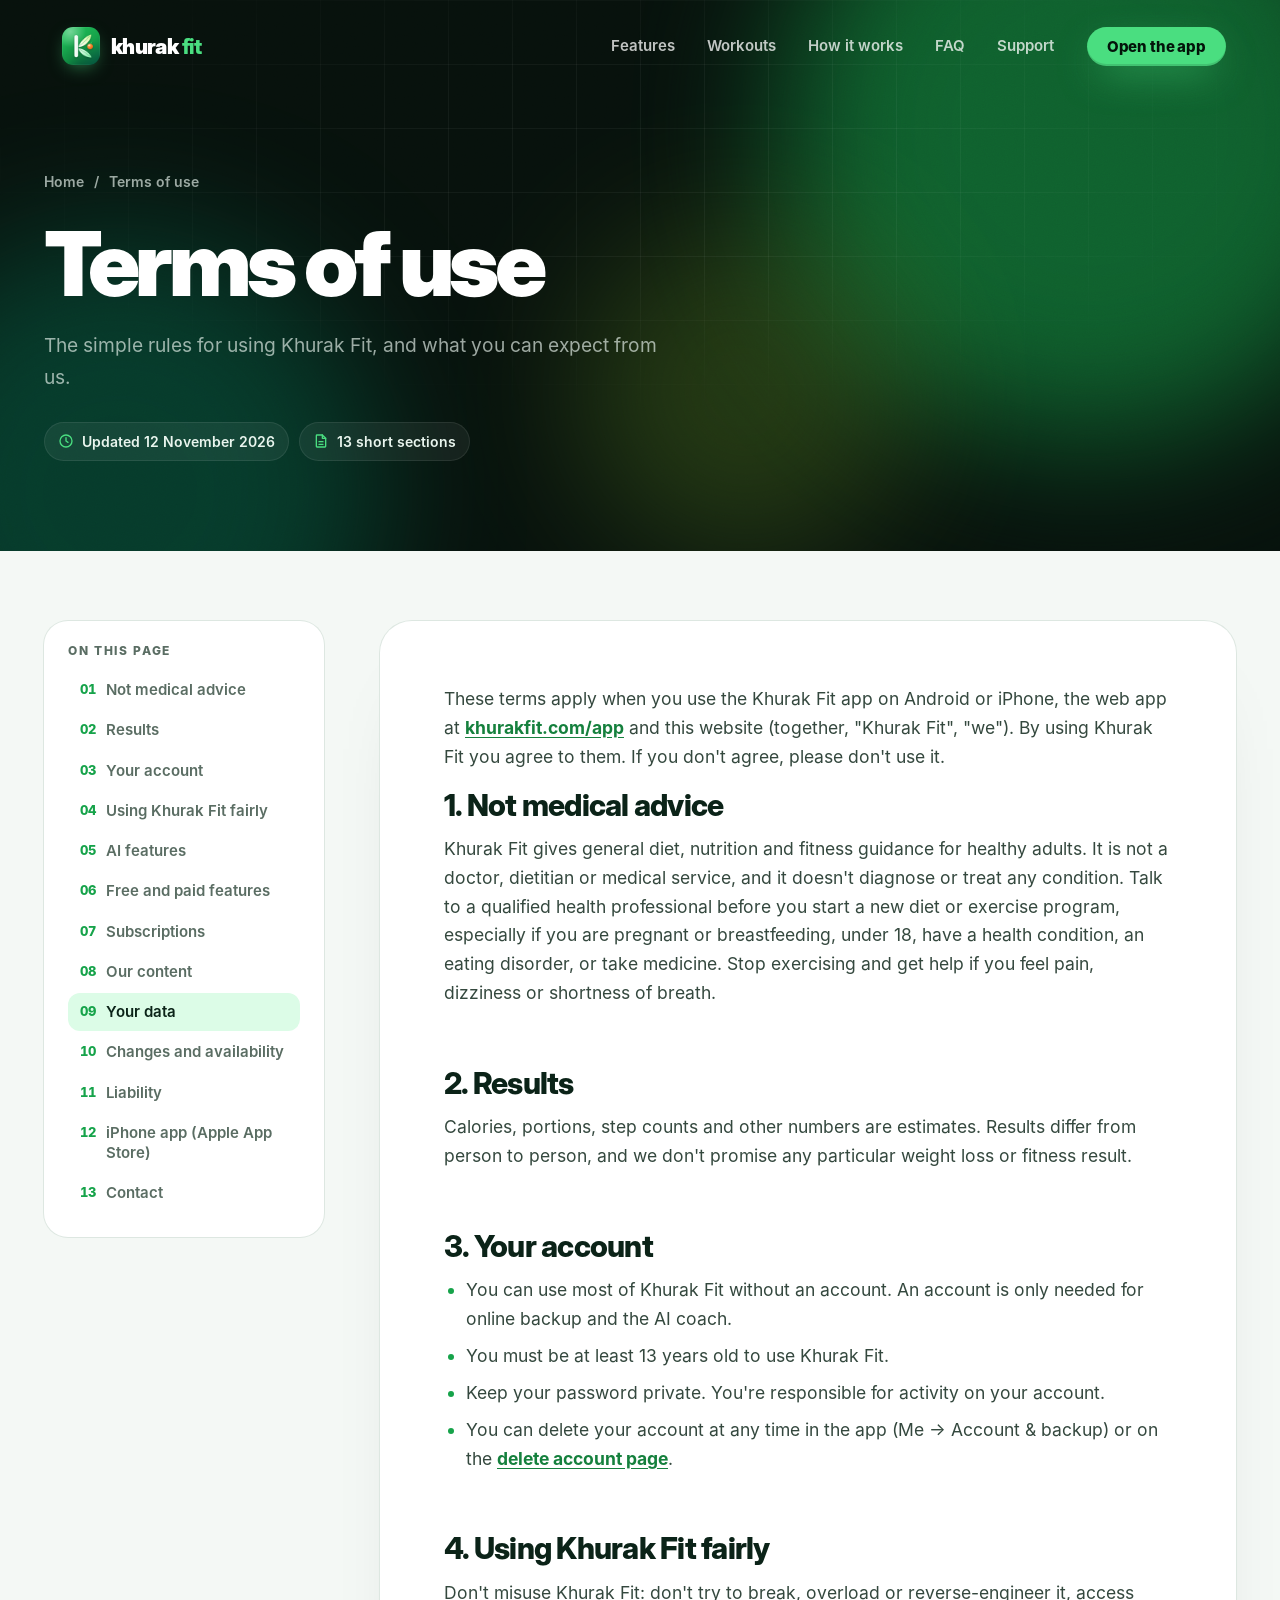
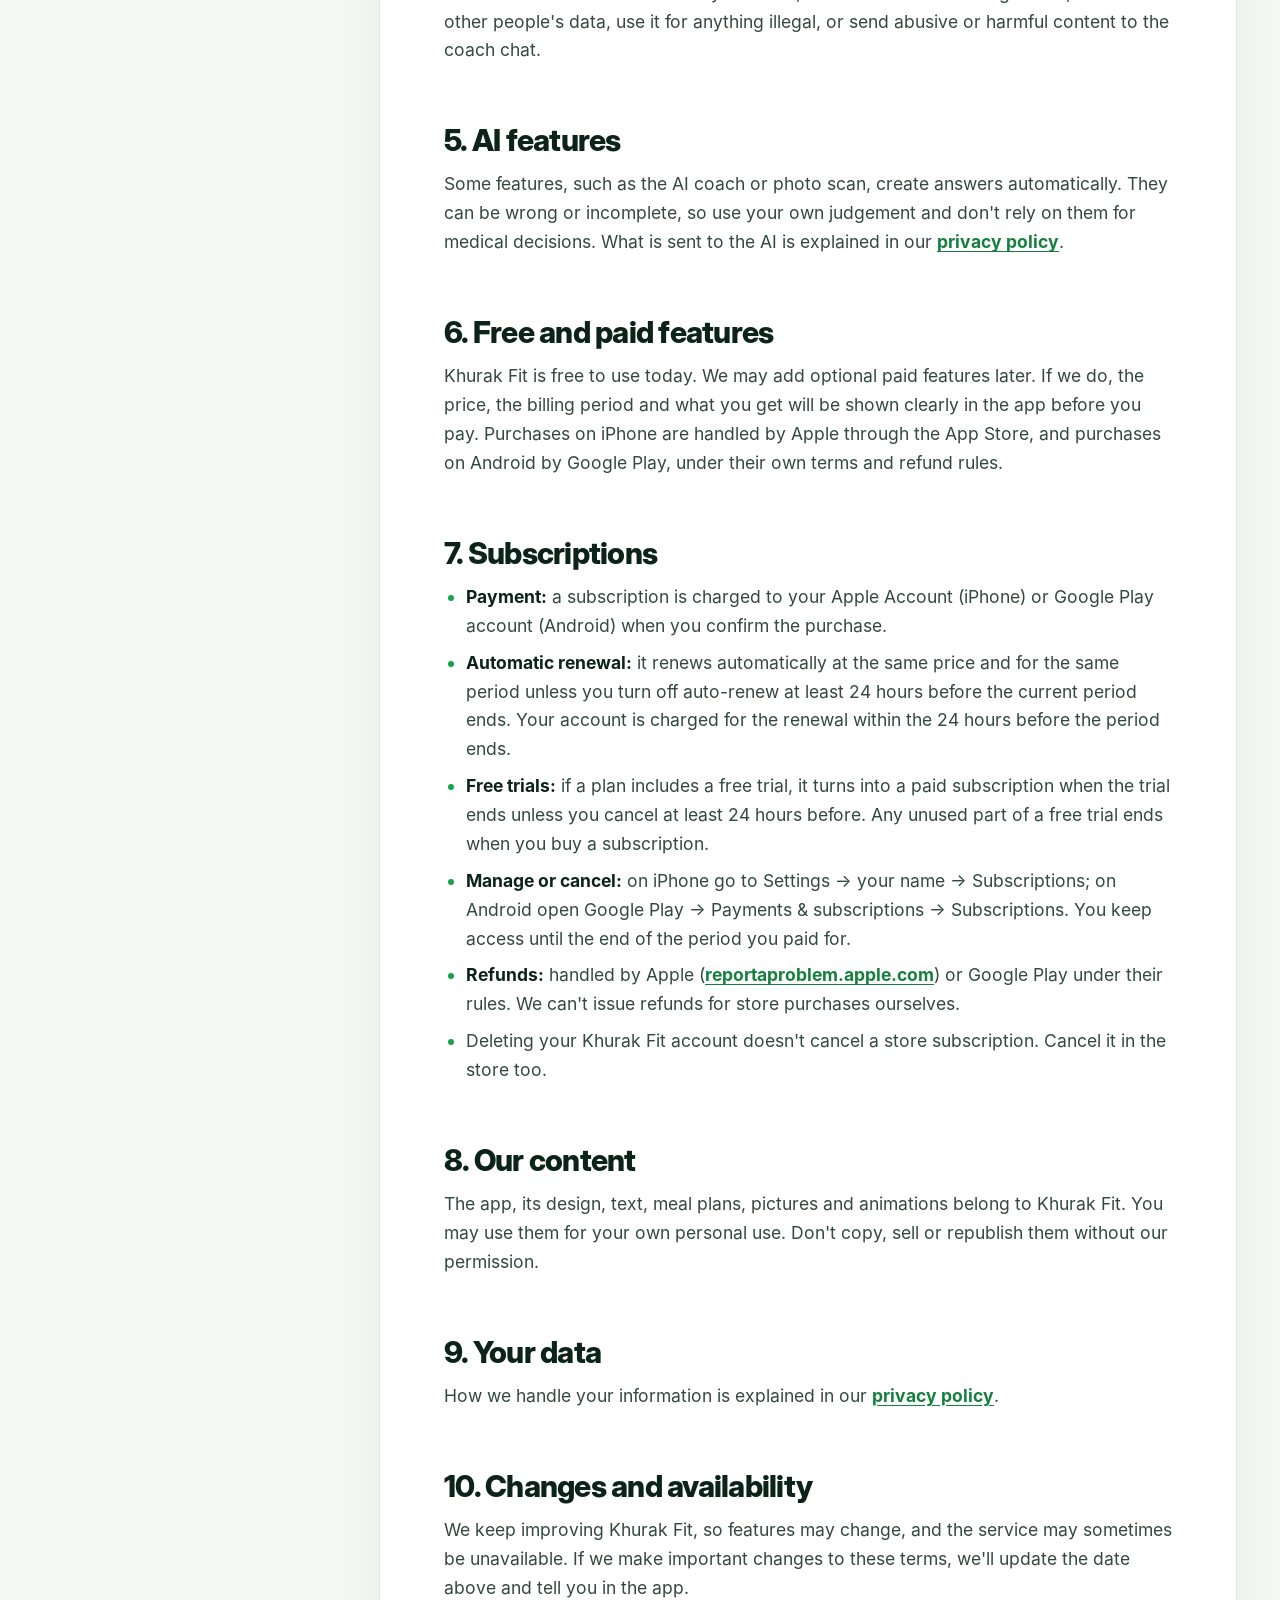
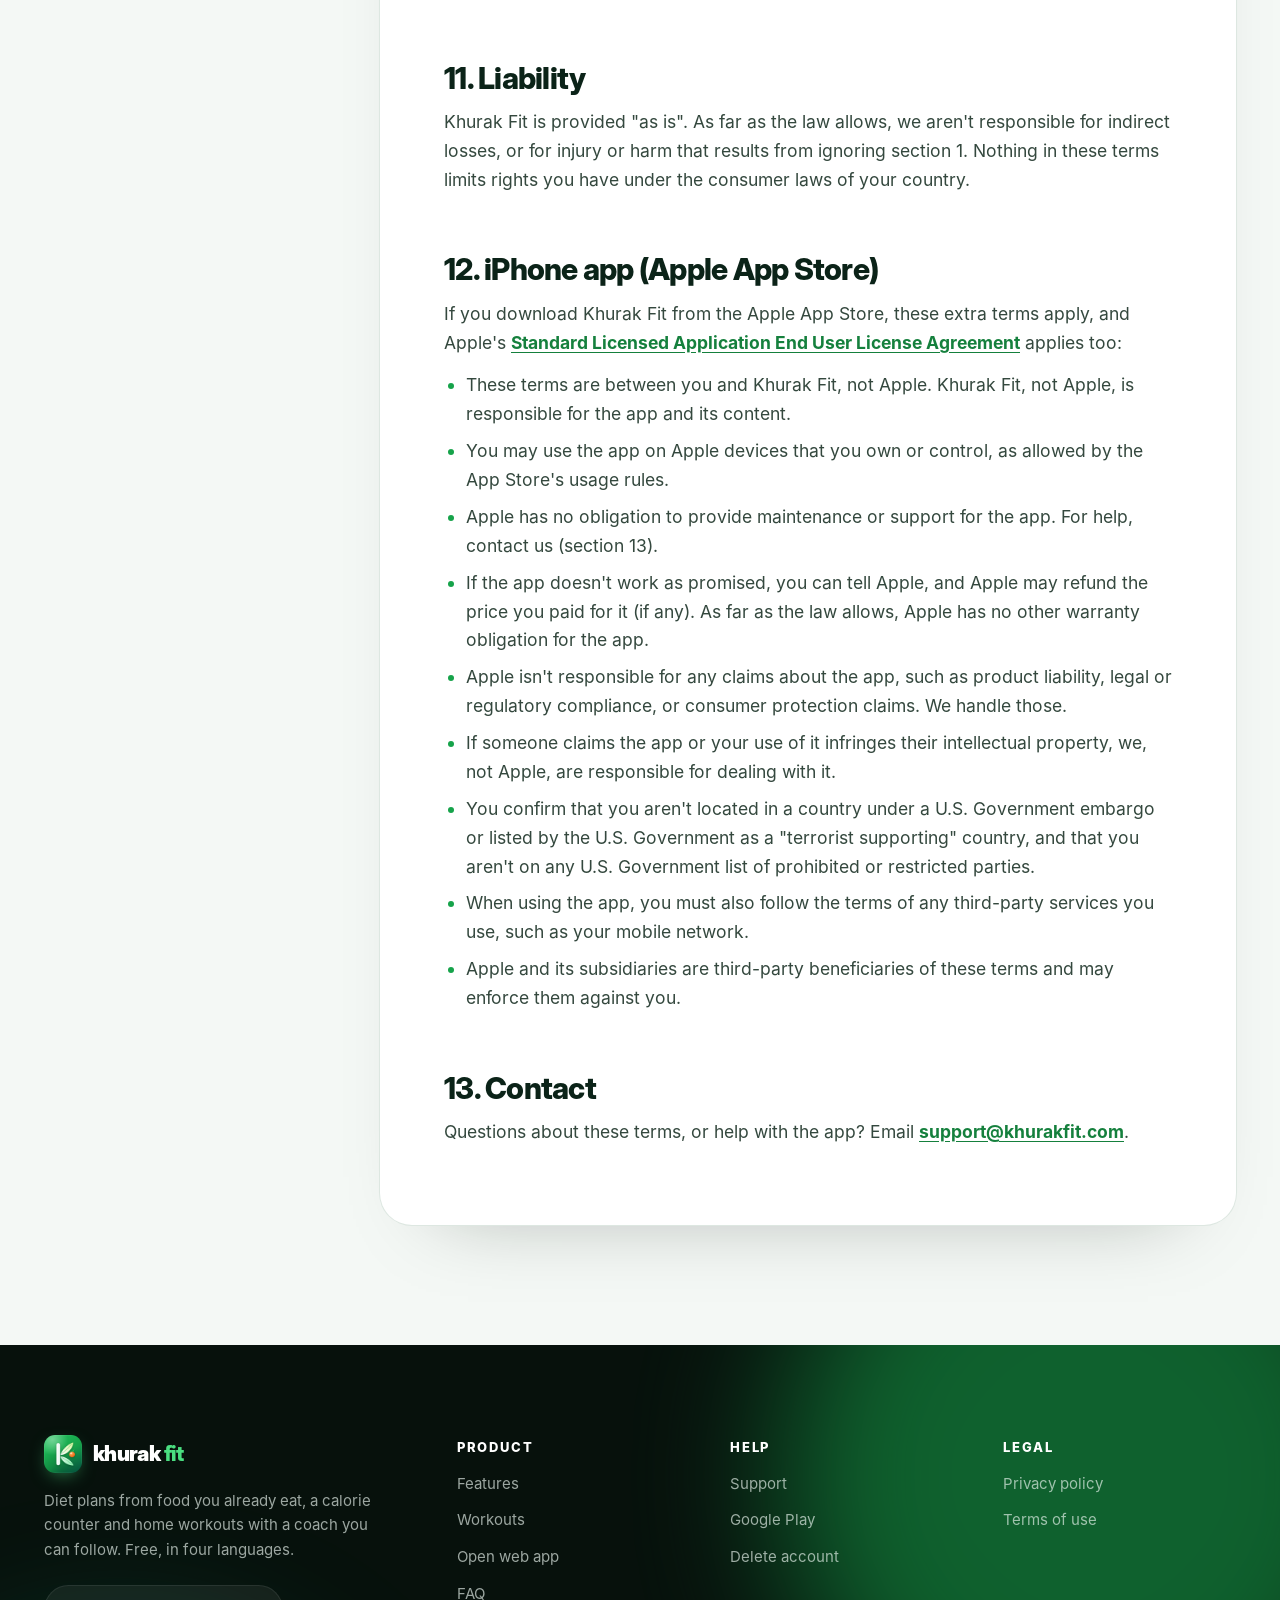
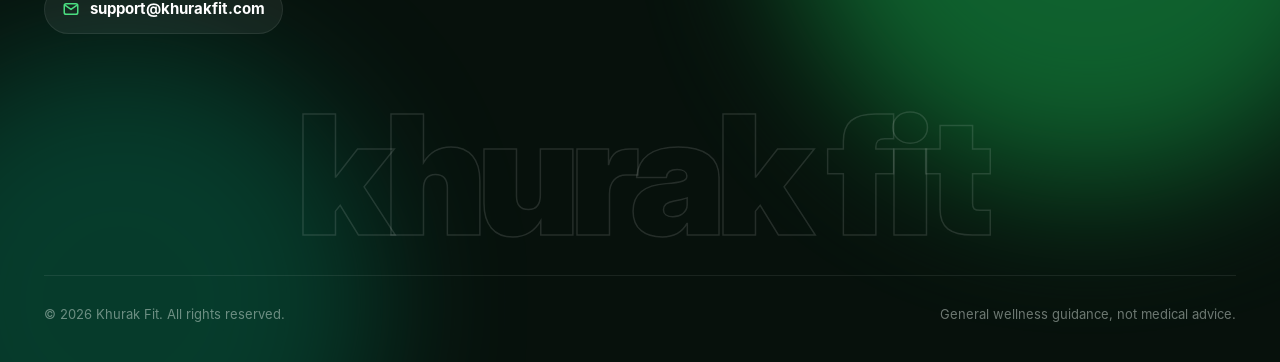
<file: terms.html>
<!doctype html>
<html lang="en">
<head>
<meta charset="utf-8">
<meta name="viewport" content="width=device-width,initial-scale=1,viewport-fit=cover">
<title>Terms of use · Khurak Fit</title>
<meta name="description" content="The terms for using the Khurak Fit app and website.">
<link rel="canonical" href="https://khurakfit.com/terms.html">
<meta name="theme-color" content="#07110C">
<link rel="icon" type="image/png" sizes="32x32" href="app/icons/favicon-32.png">
<link rel="apple-touch-icon" href="app/icons/apple-touch-icon.png">
<meta property="og:type" content="website"><meta property="og:site_name" content="Khurak Fit">
<meta property="og:url" content="https://khurakfit.com/terms.html"><meta property="og:title" content="Terms of use · Khurak Fit">
<meta property="og:description" content="The terms for using the Khurak Fit app and website."><meta property="og:image" content="https://khurakfit.com/assets/og.jpg">
<meta name="twitter:card" content="summary_large_image">
<link rel="preload" href="assets/fonts/interdisplay-900.woff" as="font" type="font/woff" crossorigin>
<link rel="preload" href="assets/fonts/inter-400.woff" as="font" type="font/woff" crossorigin>
<link rel="stylesheet" href="assets/site.css?v=202611122300">
</head>
<body>
<svg width="0" height="0" style="position:absolute" aria-hidden="true">
<symbol id="i-check" viewBox="0 0 24 24" fill="none" stroke="currentColor" stroke-width="2.4" stroke-linecap="round" stroke-linejoin="round"><path d="M5 12l5 5L20 7"/></symbol>
<symbol id="i-play" viewBox="0 0 24 24" fill="currentColor"><path d="M5 3.6v16.8c0 .8.9 1.3 1.6.9l14.4-8.4c.7-.4.7-1.4 0-1.8L6.6 2.7C5.9 2.3 5 2.8 5 3.6z"/></symbol>
<symbol id="i-globe" viewBox="0 0 24 24" fill="none" stroke="currentColor" stroke-width="2" stroke-linecap="round"><circle cx="12" cy="12" r="9"/><path d="M3 12h18M12 3c2.5 2.6 3.8 5.6 3.8 9s-1.3 6.4-3.8 9c-2.5-2.6-3.8-5.6-3.8-9S9.5 5.6 12 3z"/></symbol>
<symbol id="i-bell" viewBox="0 0 24 24" fill="none" stroke="currentColor" stroke-width="2" stroke-linecap="round" stroke-linejoin="round"><path d="M6 8a6 6 0 1112 0c0 7 3 9 3 9H3s3-2 3-9"/><path d="M10.3 21a1.9 1.9 0 003.4 0"/></symbol>
<symbol id="i-cart" viewBox="0 0 24 24" fill="none" stroke="currentColor" stroke-width="2" stroke-linecap="round" stroke-linejoin="round"><circle cx="9" cy="20" r="1.4"/><circle cx="18" cy="20" r="1.4"/><path d="M2 3h3l2.7 12.4a2 2 0 002 1.6h8.6a2 2 0 002-1.5L22 8H6"/></symbol>
<symbol id="i-moon" viewBox="0 0 24 24" fill="none" stroke="currentColor" stroke-width="2" stroke-linecap="round" stroke-linejoin="round"><path d="M21 12.8A9 9 0 1111.2 3a7 7 0 009.8 9.8z"/></symbol>
<symbol id="i-scan" viewBox="0 0 24 24" fill="none" stroke="currentColor" stroke-width="2" stroke-linecap="round"><path d="M4 8V5a1 1 0 011-1h3M16 4h3a1 1 0 011 1v3M20 16v3a1 1 0 01-1 1h-3M8 20H5a1 1 0 01-1-1v-3M8 9v6M12 9v6M16 9v6"/></symbol>
<symbol id="i-sun" viewBox="0 0 24 24" fill="none" stroke="currentColor" stroke-width="2" stroke-linecap="round"><circle cx="12" cy="12" r="4"/><path d="M12 2v2M12 20v2M4.9 4.9l1.4 1.4M17.7 17.7l1.4 1.4M2 12h2M20 12h2M4.9 19.1l1.4-1.4M17.7 6.3l1.4-1.4"/></symbol>
<symbol id="i-cloud" viewBox="0 0 24 24" fill="none" stroke="currentColor" stroke-width="2" stroke-linecap="round" stroke-linejoin="round"><path d="M17.5 19H7a5 5 0 11.9-9.9A6 6 0 0119 10a4.5 4.5 0 01-1.5 9z"/></symbol>
<symbol id="i-widget" viewBox="0 0 24 24" fill="none" stroke="currentColor" stroke-width="2" stroke-linejoin="round"><rect x="3" y="3" width="8" height="8" rx="2"/><rect x="13" y="3" width="8" height="8" rx="2"/><rect x="3" y="13" width="8" height="8" rx="2"/><rect x="13" y="13" width="8" height="8" rx="2"/></symbol>
<symbol id="i-lock" viewBox="0 0 24 24" fill="none" stroke="currentColor" stroke-width="2" stroke-linecap="round"><rect x="4" y="10" width="16" height="11" rx="2.5"/><path d="M8 10V7a4 4 0 118 0v3"/></symbol>
<symbol id="i-shield" viewBox="0 0 24 24" fill="none" stroke="currentColor" stroke-width="2" stroke-linecap="round" stroke-linejoin="round"><path d="M12 3l8 3v6c0 5-3.5 8-8 9-4.5-1-8-4-8-9V6z"/><path d="M9 12l2 2 4-4"/></symbol>
<symbol id="i-offline" viewBox="0 0 24 24" fill="none" stroke="currentColor" stroke-width="2" stroke-linecap="round"><path d="M2 8.8a15 15 0 0120 0M5 12.5a10 10 0 0114 0M8.5 16a5 5 0 017 0"/><circle cx="12" cy="19.5" r="1" fill="currentColor"/></symbol>
<symbol id="i-gift" viewBox="0 0 24 24" fill="none" stroke="currentColor" stroke-width="2" stroke-linecap="round" stroke-linejoin="round"><rect x="3" y="8" width="18" height="5" rx="1"/><path d="M5 13v7a1 1 0 001 1h12a1 1 0 001-1v-7M12 8v13M12 8S10.5 3 8 3a2.5 2.5 0 000 5M12 8s1.5-5 4-5a2.5 2.5 0 010 5"/></symbol>
<symbol id="i-fire" viewBox="0 0 24 24" fill="none" stroke="currentColor" stroke-width="2" stroke-linecap="round" stroke-linejoin="round"><path d="M12 22c4 0 7-2.7 7-7 0-4.5-4-7-5-11-2 2-3 4-3 6-1-1-2-1.5-2-3-2 2.5-4 5-4 8 0 4.3 3 7 7 7z"/></symbol>
<symbol id="i-mail" viewBox="0 0 24 24" fill="none" stroke="currentColor" stroke-width="2" stroke-linecap="round" stroke-linejoin="round"><rect x="3" y="5" width="18" height="14" rx="2.5"/><path d="M3.5 6.5l8.5 6 8.5-6"/></symbol>
<symbol id="i-plate" viewBox="0 0 24 24" fill="none" stroke="currentColor" stroke-width="2" stroke-linecap="round"><circle cx="12" cy="12" r="8"/><circle cx="12" cy="12" r="4"/></symbol>
<symbol id="i-steps" viewBox="0 0 24 24" fill="none" stroke="currentColor" stroke-width="2" stroke-linecap="round" stroke-linejoin="round"><path d="M8 3c-2 0-3 2-3 4.5S6 12 6 13.5 7 16 8.5 16 11 15 11 13s-1-3-1-5.5S10 3 8 3zM16 8c-2 0-3 2-3 4.5S14 17 14 18.5s1 2.5 2.5 2.5 2.5-1 2.5-3-1-3-1-5.5S18 8 16 8z"/></symbol>
<symbol id="i-chat" viewBox="0 0 24 24" fill="none" stroke="currentColor" stroke-width="2" stroke-linecap="round" stroke-linejoin="round"><path d="M21 12a8 8 0 01-11.6 7.1L4 20l1-4.6A8 8 0 1121 12z"/></symbol>
<symbol id="i-dumbbell" viewBox="0 0 24 24" fill="none" stroke="currentColor" stroke-width="2" stroke-linecap="round"><path d="M6.5 6.5v11M17.5 6.5v11M3 9v6M21 9v6M6.5 12h11"/></symbol>
<symbol id="i-trash" viewBox="0 0 24 24" fill="none" stroke="currentColor" stroke-width="2" stroke-linecap="round" stroke-linejoin="round"><path d="M4 7h16M10 11v6M14 11v6M6 7l1 13a1 1 0 001 1h8a1 1 0 001-1l1-13M9 7V4h6v3"/></symbol>
<symbol id="i-doc" viewBox="0 0 24 24" fill="none" stroke="currentColor" stroke-width="2" stroke-linecap="round" stroke-linejoin="round"><path d="M14 3H6a1 1 0 00-1 1v16a1 1 0 001 1h12a1 1 0 001-1V8z"/><path d="M14 3v5h5M9 13h6M9 17h6"/></symbol>
<symbol id="i-clock" viewBox="0 0 24 24" fill="none" stroke="currentColor" stroke-width="2" stroke-linecap="round"><circle cx="12" cy="12" r="9"/><path d="M12 7v5l3 2"/></symbol>
<symbol id="i-up" viewBox="0 0 24 24" fill="none" stroke="currentColor" stroke-width="2.4" stroke-linecap="round" stroke-linejoin="round"><path d="M12 19V5M5 12l7-7 7 7"/></symbol>
<symbol id="i-android" viewBox="0 0 24 24" fill="currentColor"><path d="M17.6 9.5l1.7-3a.4.4 0 10-.7-.4l-1.8 3.1A10.4 10.4 0 0012 8.3c-1.7 0-3.3.3-4.8.9L5.4 6.1a.4.4 0 10-.7.4l1.7 3A9.9 9.9 0 001.5 17h21a9.9 9.9 0 00-4.9-7.5zM7 14.3a1 1 0 110-2 1 1 0 010 2zm10 0a1 1 0 110-2 1 1 0 010 2z"/></symbol>
</svg>
<a class="skip" href="#main">Skip to content</a><div class="progress" aria-hidden="true"></div>
<header class="hdr"><div class="wrap"><div class="bar">
<a class="logo" href="./" aria-label="Khurak Fit home"><img src="assets/icon-96.png" alt="" width="38" height="38"><span>khurak <b>fit</b></span></a>
<ul class="nav" id="nav"><li><a href="./#features">Features</a></li><li><a href="./#workouts">Workouts</a></li><li><a href="./#how">How it works</a></li><li><a href="./#faq">FAQ</a></li><li><a href="support.html">Support</a></li><li class="m-cta"><a href="app/">Open the app</a></li></ul>
<a class="btn btn-acc btn-sm cta" href="app/">Open the app</a>
<button class="burger" aria-label="Menu" aria-expanded="false" aria-controls="nav"><span></span><span></span><span></span></button>
</div></div></header>
<main id="main">
<section class="page-hero dark"><div class="aurora"><i></i><i></i><i></i></div><div class="gridbg"></div><div class="grain"></div>
<div class="wrap"><nav class="crumb fade-in" aria-label="Breadcrumb"><a href="./">Home</a><span>/</span><span>Terms of use</span></nav>
<h1 class="fade-in" style="animation-delay:.08s">Terms of use</h1><p class="lead fade-in" style="animation-delay:.16s">The simple rules for using Khurak Fit, and what you can expect from us.</p>
<div class="meta fade-in" style="animation-delay:.24s"><span><svg><use href="#i-clock"/></svg>Updated 12 November 2026</span><span><svg><use href="#i-doc"/></svg>13 short sections</span></div></div></section><section class="doc"><div class="wrap"><aside class="toc rv up"><h4>On this page</h4><ol><li><a href="#1-not-medical-advice">Not medical advice</a></li><li><a href="#2-results">Results</a></li><li><a href="#3-your-account">Your account</a></li><li><a href="#4-using-khurak-fit-fairly">Using Khurak Fit fairly</a></li><li><a href="#5-ai-features">AI features</a></li><li><a href="#6-free-and-paid-features">Free and paid features</a></li><li><a href="#7-subscriptions">Subscriptions</a></li><li><a href="#8-our-content">Our content</a></li><li><a href="#9-your-data">Your data</a></li><li><a href="#10-changes-and-availability">Changes and availability</a></li><li><a href="#11-liability">Liability</a></li><li><a href="#12-iphone-app">iPhone app (Apple App Store)</a></li><li><a href="#13-contact">Contact</a></li></ol></aside>
<article class="prose rv up" style="--d:.1s"><p class="upd">Last updated: 12 November 2026</p>
<p>These terms apply when you use the Khurak Fit app on Android or iPhone, the web app at <a href="app/">khurakfit.com/app</a> and this website (together, "Khurak Fit", "we"). By using Khurak Fit you agree to them. If you don't agree, please don't use it.</p>
<h3 id="1-not-medical-advice">1. Not medical advice</h3>
<p>Khurak Fit gives general diet, nutrition and fitness guidance for healthy adults. It is not a doctor, dietitian or medical service, and it doesn't diagnose or treat any condition. Talk to a qualified health professional before you start a new diet or exercise program, especially if you are pregnant or breastfeeding, under 18, have a health condition, an eating disorder, or take medicine. Stop exercising and get help if you feel pain, dizziness or shortness of breath.</p>
<h3 id="2-results">2. Results</h3>
<p>Calories, portions, step counts and other numbers are estimates. Results differ from person to person, and we don't promise any particular weight loss or fitness result.</p>
<h3 id="3-your-account">3. Your account</h3>
<ul><li>You can use most of Khurak Fit without an account. An account is only needed for online backup and the AI coach.</li>
<li>You must be at least 13 years old to use Khurak Fit.</li>
<li>Keep your password private. You're responsible for activity on your account.</li>
<li>You can delete your account at any time in the app (Me → Account &amp; backup) or on the <a href="delete-account.html">delete account page</a>.</li></ul>
<h3 id="4-using-khurak-fit-fairly">4. Using Khurak Fit fairly</h3>
<p>Don't misuse Khurak Fit: don't try to break, overload or reverse-engineer it, access other people's data, use it for anything illegal, or send abusive or harmful content to the coach chat.</p>
<h3 id="5-ai-features">5. AI features</h3>
<p>Some features, such as the AI coach or photo scan, create answers automatically. They can be wrong or incomplete, so use your own judgement and don't rely on them for medical decisions. What is sent to the AI is explained in our <a href="privacy.html#where-your-data-goes">privacy policy</a>.</p>
<h3 id="6-free-and-paid-features">6. Free and paid features</h3>
<p>Khurak Fit is free to use today. We may add optional paid features later. If we do, the price, the billing period and what you get will be shown clearly in the app before you pay. Purchases on iPhone are handled by Apple through the App Store, and purchases on Android by Google Play, under their own terms and refund rules.</p>
<h3 id="7-subscriptions">7. Subscriptions</h3>
<ul>
<li><b>Payment:</b> a subscription is charged to your Apple Account (iPhone) or Google Play account (Android) when you confirm the purchase.</li>
<li><b>Automatic renewal:</b> it renews automatically at the same price and for the same period unless you turn off auto-renew at least 24 hours before the current period ends. Your account is charged for the renewal within the 24 hours before the period ends.</li>
<li><b>Free trials:</b> if a plan includes a free trial, it turns into a paid subscription when the trial ends unless you cancel at least 24 hours before. Any unused part of a free trial ends when you buy a subscription.</li>
<li><b>Manage or cancel:</b> on iPhone go to Settings → your name → Subscriptions; on Android open Google Play → Payments &amp; subscriptions → Subscriptions. You keep access until the end of the period you paid for.</li>
<li><b>Refunds:</b> handled by Apple (<a href="https://reportaproblem.apple.com" target="_blank" rel="noopener">reportaproblem.apple.com</a>) or Google Play under their rules. We can't issue refunds for store purchases ourselves.</li>
<li>Deleting your Khurak Fit account doesn't cancel a store subscription. Cancel it in the store too.</li>
</ul>
<h3 id="8-our-content">8. Our content</h3>
<p>The app, its design, text, meal plans, pictures and animations belong to Khurak Fit. You may use them for your own personal use. Don't copy, sell or republish them without our permission.</p>
<h3 id="9-your-data">9. Your data</h3>
<p>How we handle your information is explained in our <a href="privacy.html">privacy policy</a>.</p>
<h3 id="10-changes-and-availability">10. Changes and availability</h3>
<p>We keep improving Khurak Fit, so features may change, and the service may sometimes be unavailable. If we make important changes to these terms, we'll update the date above and tell you in the app.</p>
<h3 id="11-liability">11. Liability</h3>
<p>Khurak Fit is provided "as is". As far as the law allows, we aren't responsible for indirect losses, or for injury or harm that results from ignoring section 1. Nothing in these terms limits rights you have under the consumer laws of your country.</p>
<h3 id="12-iphone-app">12. iPhone app (Apple App Store)</h3>
<p>If you download Khurak Fit from the Apple App Store, these extra terms apply, and Apple's <a href="https://www.apple.com/legal/internet-services/itunes/dev/stdeula/" target="_blank" rel="noopener">Standard Licensed Application End User License Agreement</a> applies too:</p>
<ul>
<li>These terms are between you and Khurak Fit, not Apple. Khurak Fit, not Apple, is responsible for the app and its content.</li>
<li>You may use the app on Apple devices that you own or control, as allowed by the App Store's usage rules.</li>
<li>Apple has no obligation to provide maintenance or support for the app. For help, contact us (section 13).</li>
<li>If the app doesn't work as promised, you can tell Apple, and Apple may refund the price you paid for it (if any). As far as the law allows, Apple has no other warranty obligation for the app.</li>
<li>Apple isn't responsible for any claims about the app, such as product liability, legal or regulatory compliance, or consumer protection claims. We handle those.</li>
<li>If someone claims the app or your use of it infringes their intellectual property, we, not Apple, are responsible for dealing with it.</li>
<li>You confirm that you aren't located in a country under a U.S. Government embargo or listed by the U.S. Government as a "terrorist supporting" country, and that you aren't on any U.S. Government list of prohibited or restricted parties.</li>
<li>When using the app, you must also follow the terms of any third-party services you use, such as your mobile network.</li>
<li>Apple and its subsidiaries are third-party beneficiaries of these terms and may enforce them against you.</li>
</ul>
<h3 id="13-contact">13. Contact</h3>
<p>Questions about these terms, or help with the app? Email <a href="mailto:support@khurakfit.com">support@khurakfit.com</a>.</p></article></div></section>
</main>
<footer class="ftr dark"><div class="aurora"><i></i><i></i></div><div class="wrap">
<div class="cols">
 <div class="about"><a class="logo" href="./"><img src="assets/icon-96.png" alt="" width="38" height="38" loading="lazy"><span>khurak <b>fit</b></span></a>
  <p>Diet plans from food you already eat, a calorie counter and home workouts with a coach you can follow. Free, in four languages.</p>
  <a class="mail" href="mailto:support@khurakfit.com"><svg><use href="#i-mail"/></svg>support@khurakfit.com</a></div>
 <div><h4>Product</h4><ul><li><a href="./#features">Features</a></li><li><a href="./#workouts">Workouts</a></li><li><a href="app/">Open web app</a></li><li><a href="./#faq">FAQ</a></li></ul></div>
 <div><h4>Help</h4><ul><li><a href="support.html">Support</a></li><li><a href="https://play.google.com/store/apps/details?id=com.khurakfit.app" target="_blank" rel="noopener">Google Play</a></li><li><a href="delete-account.html">Delete account</a></li></ul></div>
 <div><h4>Legal</h4><ul><li><a href="privacy.html">Privacy policy</a></li><li><a href="terms.html">Terms of use</a></li></ul></div>
</div>
<div class="big" aria-hidden="true">khurak fit</div>
<div class="note"><span>© <span data-year>2026</span> Khurak Fit. All rights reserved.</span><span>General wellness guidance, not medical advice.</span></div>
</div></footer>
<button class="totop" aria-label="Back to top"><svg><use href="#i-up"/></svg></button>
<script src="assets/site.js?v=202611122300" defer></script>
</body>
</html>
</file>
<file: assets/site.css>
/* Khurak Fit · khurakfit.com */
@font-face{font-family:Inter;font-weight:400;font-display:swap;src:url(fonts/inter-400.woff) format("woff")}
@font-face{font-family:Inter;font-weight:600;font-display:swap;src:url(fonts/inter-600.woff) format("woff")}
@font-face{font-family:Inter;font-weight:700;font-display:swap;src:url(fonts/inter-700.woff) format("woff")}
@font-face{font-family:Inter;font-weight:800;font-display:swap;src:url(fonts/inter-800.woff) format("woff")}
@font-face{font-family:"Inter Display";font-weight:800;font-display:swap;src:url(fonts/interdisplay-800.woff) format("woff")}
@font-face{font-family:"Inter Display";font-weight:900;font-display:swap;src:url(fonts/interdisplay-900.woff) format("woff")}

:root{
  --ink:#07110C;--ink2:#0C1A13;--ink3:#12251B;--edge:rgba(255,255,255,.08);--edge2:rgba(255,255,255,.14);
  --paper:#F4F8F5;--card:#FFFFFF;--fg:#0B2318;--muted:#5A6D63;--line:#DDE7E1;
  --acc:#16A34A;--acc-d:#15803D;--glow:#4ADE80;--lime:#BEF264;--sun:#FDE047;
  --on-dark:#E9F5EE;--on-dark2:rgba(233,245,238,.66);
  --r:24px;--max:1240px;--ease:cubic-bezier(.2,.8,.2,1);--spring:cubic-bezier(.34,1.56,.64,1);
  --disp:"Inter Display",Inter,system-ui,-apple-system,"Segoe UI",Roboto,sans-serif;
  --body:Inter,system-ui,-apple-system,"Segoe UI",Roboto,sans-serif;
}
*,*:before,*:after{box-sizing:border-box}
html{scroll-behavior:smooth;-webkit-text-size-adjust:100%;scroll-padding-top:96px}
body{margin:0;background:var(--paper);color:var(--fg);font:17px/1.65 var(--body);overflow-x:hidden;-webkit-font-smoothing:antialiased;text-rendering:optimizeLegibility}
img,video{max-width:100%;display:block}
a{color:inherit}
::selection{background:var(--glow);color:#03140A}
:focus-visible{outline:3px solid var(--glow);outline-offset:3px;border-radius:8px}
.wrap{width:100%;max-width:var(--max);margin:0 auto;padding:0 24px}
@media (max-width:600px){.wrap{padding:0 16px}}
h1,h2,h3,h4{font-family:var(--disp);line-height:1.04;letter-spacing:-.035em;margin:0;font-weight:900}
h2{font-size:clamp(34px,5vw,64px)}
h3{font-size:24px;font-weight:800;letter-spacing:-.025em}
p{margin:0}
.eyebrow{display:inline-flex;align-items:center;gap:10px;font:800 13px/1 var(--body);letter-spacing:.16em;text-transform:uppercase;color:var(--acc-d)}
.eyebrow:before{content:"";width:22px;height:2px;border-radius:2px;background:currentColor}
.dark .eyebrow{color:var(--glow)}
.lead{font-size:clamp(17px,1.5vw,20px);color:var(--muted);max-width:640px}
.dark .lead{color:var(--on-dark2)}
.grad{background:linear-gradient(100deg,var(--glow) 10%,var(--lime) 50%,var(--glow) 90%);background-size:200% auto;-webkit-background-clip:text;background-clip:text;color:transparent;animation:shine 6s linear infinite}
@keyframes shine{to{background-position:-200% center}}

/* buttons */
.btn{--bg:var(--glow);position:relative;display:inline-flex;align-items:center;justify-content:center;gap:10px;font:800 16px/1 var(--body);letter-spacing:-.01em;text-decoration:none;border-radius:999px;padding:17px 28px;border:0;cursor:pointer;overflow:hidden;isolation:isolate;transition:transform .25s var(--spring),box-shadow .25s,background .25s,color .25s;white-space:nowrap}
.btn svg{width:20px;height:20px;flex:none}
.btn:hover{transform:translateY(-3px)}
.btn:active{transform:translateY(0) scale(.98)}
.btn:after{content:"";position:absolute;inset:0;z-index:-1;background:linear-gradient(110deg,transparent 30%,rgba(255,255,255,.55) 50%,transparent 70%);transform:translateX(-120%);transition:transform .7s var(--ease)}
.btn:hover:after{transform:translateX(120%)}
.btn-acc{background:var(--glow);color:#03140A;box-shadow:0 14px 40px -12px rgba(74,222,128,.75),inset 0 -2px 0 rgba(0,0,0,.12)}
.btn-ghost{background:rgba(255,255,255,.06);color:#fff;box-shadow:inset 0 0 0 1.5px var(--edge2);backdrop-filter:blur(8px)}
.btn-ghost:hover{background:rgba(255,255,255,.12)}
.btn-dark{background:var(--ink);color:#fff;box-shadow:0 14px 34px -14px rgba(7,17,12,.7)}
.btn-line{background:#fff;color:var(--fg);box-shadow:inset 0 0 0 1.5px var(--line)}
.btn-sm{padding:12px 20px;font-size:15px}

/* progress bar */
.progress{position:fixed;top:0;left:0;height:3px;width:100%;z-index:100;transform-origin:0 50%;transform:scaleX(0);background:linear-gradient(90deg,var(--glow),var(--lime))}

/* header */
.hdr{position:fixed;inset:0 0 auto 0;z-index:60;padding:14px 0;transition:padding .3s var(--ease);animation:dropin .8s var(--ease) backwards}
@keyframes dropin{from{transform:translateY(-100%);opacity:0}}
/* The pill background sits on ::before, not on .bar: a backdrop-filter or transform on an
   ancestor would trap the full-screen mobile menu (.nav, position:fixed) inside the header. */
.hdr .bar{position:relative;display:flex;align-items:center;gap:18px;height:64px;padding:0 10px 0 18px;border-radius:999px}
.hdr .bar::before{content:"";position:absolute;inset:0;z-index:-2;border-radius:inherit;pointer-events:none;transition:background .3s,box-shadow .3s,backdrop-filter .3s}
.hdr.solid{padding:10px 0}
.hdr.solid .bar::before,.hdr.light .bar::before{background:rgba(7,17,12,.78);backdrop-filter:saturate(1.6) blur(18px);-webkit-backdrop-filter:saturate(1.6) blur(18px);box-shadow:0 0 0 1px var(--edge),0 18px 40px -20px rgba(0,0,0,.6)}
.logo{display:flex;align-items:center;gap:11px;text-decoration:none;color:#fff;font:900 21px/1 var(--disp);letter-spacing:-.03em}
.logo img{width:38px;height:38px;border-radius:11px;box-shadow:0 6px 18px -6px rgba(74,222,128,.6)}
.logo b{color:var(--glow)}
.nav{display:flex;gap:2px;list-style:none;margin:0 0 0 auto;padding:0}
.nav a{position:relative;display:block;padding:10px 15px;border-radius:999px;color:rgba(255,255,255,.75);text-decoration:none;font-weight:600;font-size:15px;transition:color .2s,background .2s}
.nav a:hover,.nav a[aria-current]{color:#fff;background:rgba(255,255,255,.08)}
.burger{display:none;margin-left:auto;width:48px;height:48px;border-radius:50%;border:0;background:rgba(255,255,255,.08);color:#fff;cursor:pointer;position:relative}
.burger span{position:absolute;left:14px;right:14px;height:2px;border-radius:2px;background:currentColor;transition:transform .35s var(--ease),opacity .2s}
.burger span:nth-child(1){top:18px}.burger span:nth-child(2){top:23px}.burger span:nth-child(3){top:28px}
.menu-open .burger span:nth-child(1){transform:translateY(5px) rotate(45deg)}
.menu-open .burger span:nth-child(2){opacity:0}
.menu-open .burger span:nth-child(3){transform:translateY(-5px) rotate(-45deg)}
@media (max-width:940px){
  .burger{display:block}
  .hdr .cta{display:none}
  .nav{position:fixed;inset:0;z-index:-1;flex-direction:column;justify-content:safe center;overflow-y:auto;overscroll-behavior:contain;align-items:stretch;gap:4px;padding:100px 24px 40px;background:radial-gradient(120% 80% at 80% 0%,#0F3020,var(--ink) 60%);clip-path:circle(0 at calc(100% - 50px) 46px);transition:clip-path .6s var(--ease);margin:0}
  .menu-open .nav{clip-path:circle(150% at calc(100% - 50px) 46px)}
  .menu-open .hdr .bar::before{opacity:0}
  .nav a{font:900 clamp(34px,9vw,52px)/1.1 var(--disp);letter-spacing:-.035em;padding:10px 6px;color:#fff;border-radius:16px;opacity:0;transform:translateY(20px);transition:opacity .4s,transform .5s var(--ease)}
  .menu-open .nav a{opacity:1;transform:none}
  .menu-open .nav li:nth-child(2) a{transition-delay:.05s}.menu-open .nav li:nth-child(3) a{transition-delay:.1s}.menu-open .nav li:nth-child(4) a{transition-delay:.15s}.menu-open .nav li:nth-child(5) a{transition-delay:.2s}.menu-open .nav li:nth-child(6) a{transition-delay:.25s}
  .nav .m-cta{display:block;margin-top:18px}
  .nav .m-cta a{font:800 18px/1 var(--body);background:var(--glow);color:#03140A;text-align:center;padding:20px;border-radius:999px;letter-spacing:0}
  body.menu-open{overflow:hidden}
}
@media (min-width:941px){.nav .m-cta{display:none}}

/* dark sections + backgrounds */
.dark{background:var(--ink);color:var(--on-dark);position:relative;isolation:isolate}
.aurora{position:absolute;inset:0;overflow:hidden;z-index:-1;pointer-events:none}
.aurora i{position:absolute;border-radius:50%;filter:blur(70px);opacity:.55;animation:drift 18s ease-in-out infinite alternate}
.aurora i:nth-child(1){width:620px;height:620px;background:#16A34A;top:-180px;right:-120px}
.aurora i:nth-child(2){width:520px;height:520px;background:#065F46;bottom:-200px;left:-140px;animation-duration:22s;animation-delay:-6s}
.aurora i:nth-child(3){width:340px;height:340px;background:#A3E635;top:40%;left:45%;opacity:.18;animation-duration:26s;animation-delay:-12s}
@keyframes drift{0%{transform:translate(0,0) scale(1)}50%{transform:translate(-60px,40px) scale(1.12)}100%{transform:translate(40px,-30px) scale(.95)}}
.gridbg{position:absolute;inset:0;z-index:-1;pointer-events:none;background-image:linear-gradient(var(--edge) 1px,transparent 1px),linear-gradient(90deg,var(--edge) 1px,transparent 1px);background-size:64px 64px;mask-image:radial-gradient(ellipse 70% 60% at 50% 30%,#000 30%,transparent 75%);-webkit-mask-image:radial-gradient(ellipse 70% 60% at 50% 30%,#000 30%,transparent 75%);opacity:.6}
.grain{position:absolute;inset:0;z-index:-1;pointer-events:none;opacity:.07;mix-blend-mode:overlay;background-image:url("data:image/svg+xml,%3Csvg xmlns='http://www.w3.org/2000/svg' width='160' height='160'%3E%3Cfilter id='n'%3E%3CfeTurbulence type='fractalNoise' baseFrequency='.9' numOctaves='3' stitchTiles='stitch'/%3E%3C/filter%3E%3Crect width='100%25' height='100%25' filter='url(%23n)'/%3E%3C/svg%3E")}

/* device frame (keeps the real screenshot ratio, never squashed) */
.device{--w:300px;position:relative;width:var(--w);flex:none;padding:calc(var(--w)*.032);border-radius:calc(var(--w)*.16);background:linear-gradient(145deg,#2A322E,#0A0F0C 40%,#1B221E);box-shadow:0 0 0 1px rgba(255,255,255,.12) inset,0 2px 0 1px rgba(255,255,255,.05),0 50px 90px -30px rgba(0,0,0,.75),0 30px 60px -40px rgba(22,163,74,.6)}
.device img{width:100%;height:auto;aspect-ratio:600/1266;object-fit:cover;object-position:top;border-radius:calc(var(--w)*.13);background:#0B1712}
.device:before{content:"";position:absolute;right:-3px;top:22%;width:3px;height:12%;border-radius:0 3px 3px 0;background:#2A322E}
.device:after{content:"";position:absolute;left:-3px;top:18%;width:3px;height:7%;border-radius:3px 0 0 3px;background:#2A322E;box-shadow:0 calc(var(--w)*.12) 0 #2A322E}

/* hero */
.hero{min-height:100svh;padding:150px 0 0;overflow:hidden;display:flex;flex-direction:column}
.hero .wrap{display:grid;grid-template-columns:1.02fr .98fr;gap:30px;align-items:center;flex:1}
.chip{display:inline-flex;align-items:center;gap:10px;padding:7px 16px 7px 7px;border-radius:999px;background:rgba(255,255,255,.06);box-shadow:inset 0 0 0 1px var(--edge2);font-size:14px;font-weight:600;color:var(--on-dark2);text-decoration:none}
.chip i{font-style:normal;background:var(--glow);color:#03140A;font-weight:800;font-size:12px;padding:4px 10px;border-radius:999px;letter-spacing:.05em}
.hero h1{font-size:clamp(48px,7vw,96px);letter-spacing:-.05em;line-height:.98;margin:26px 0 26px;color:#fff}
.hero h1 .ln{display:block;overflow:hidden;padding-bottom:.06em}
.hero h1 .ln>span{display:inline-block;animation:rise 1s var(--ease) both}
.hero h1 .ln:nth-child(2)>span{animation-delay:.12s}
.hero h1 .ln:nth-child(3)>span{animation-delay:.24s}
@keyframes rise{from{transform:translateY(105%)}}
.fade-in{animation:fadeup .9s var(--ease) both}
@keyframes fadeup{from{opacity:0;transform:translateY(24px)}}
.ctas{display:flex;flex-wrap:wrap;gap:14px;margin:36px 0 26px}
.langs{display:flex;flex-wrap:wrap;gap:8px;align-items:center;color:var(--on-dark2);font-size:14px;font-weight:600}
.langs b{color:#fff;background:rgba(255,255,255,.06);box-shadow:inset 0 0 0 1px var(--edge);padding:5px 13px;border-radius:999px;font-weight:700}
.stage{position:relative;height:720px;display:grid;place-items:center;perspective:1400px}
.stage .device{position:absolute;transition:transform .2s linear}
.stage .d1{--w:300px;z-index:3;animation:floaty 7s ease-in-out infinite}
.stage .d2{--w:250px;z-index:2;left:2%;top:120px;transform:rotate(-9deg);opacity:.9}
.stage .d3{--w:250px;z-index:1;right:0;top:120px;transform:rotate(9deg);opacity:.9}
.stage .d2 img,.stage .d3 img{filter:saturate(.9) brightness(.85)}
@keyframes floaty{0%,100%{translate:0 0}50%{translate:0 -16px}}
.toast{position:absolute;z-index:5;display:flex;gap:12px;align-items:center;padding:12px 18px 12px 12px;border-radius:20px;background:rgba(255,255,255,.95);color:var(--fg);box-shadow:0 24px 50px -16px rgba(0,0,0,.6);font-size:14px;line-height:1.3;font-weight:600;backdrop-filter:blur(10px);animation:pop .8s var(--spring) both,bob 6s ease-in-out infinite}
.toast b{display:block;font-size:15px;font-weight:800}
.toast .ic{width:42px;height:42px;border-radius:13px;display:grid;place-items:center;background:linear-gradient(135deg,#DCFCE7,#BBF7D0);color:var(--acc-d);flex:none}
.toast .ic svg{width:22px;height:22px}
.t1{left:-2%;top:420px;animation-delay:1s,1.8s}
.t2{right:-2%;top:90px;animation-delay:1.3s,0s}
.t3{right:4%;bottom:90px;animation-delay:1.6s,3s}
@keyframes pop{from{opacity:0;transform:scale(.6) translateY(20px)}}
@keyframes bob{50%{translate:0 -10px}}
.scrollcue{display:flex;justify-content:center;padding:10px 0 26px;color:var(--on-dark2);font-size:13px;font-weight:700;letter-spacing:.14em;text-transform:uppercase;gap:10px;align-items:center}
.scrollcue span{width:22px;height:34px;border-radius:12px;box-shadow:inset 0 0 0 2px var(--edge2);position:relative}
.scrollcue span:after{content:"";position:absolute;left:50%;top:7px;width:4px;height:8px;margin-left:-2px;border-radius:2px;background:var(--glow);animation:wheel 1.8s ease-in-out infinite}
@keyframes wheel{0%{opacity:0;transform:translateY(-4px)}40%{opacity:1}100%{opacity:0;transform:translateY(10px)}}
@media (max-width:1020px){
  .hero{padding-top:120px;min-height:0}
  .hero .wrap{grid-template-columns:1fr;text-align:center}
  .hero .lead{margin:0 auto}
  .ctas,.langs{justify-content:center}
  .stage{height:min(150vw,660px);max-width:600px;width:100%;margin:20px auto 0}
  .stage .d1{--w:min(66vw,290px)}
  .stage .d2,.stage .d3{--w:min(52vw,230px);top:12%}
  .stage .d2{left:-4%}.stage .d3{right:-4%}
  .t1{left:0;top:auto;bottom:22%}.t2{right:0;top:2%}.t3{display:none}
  .scrollcue{display:none}
}
@media (max-width:520px){.toast{font-size:12.5px;padding:9px 12px 9px 9px}.toast .ic{width:34px;height:34px}.toast b{font-size:13.5px}.ctas .btn{width:100%}}

/* marquee */
.marquee{position:relative;overflow:hidden;background:var(--ink2);border-block:1px solid var(--edge);padding:20px 0;mask-image:linear-gradient(90deg,transparent,#000 10%,#000 90%,transparent);-webkit-mask-image:linear-gradient(90deg,transparent,#000 10%,#000 90%,transparent)}
.marquee .track{display:flex;gap:48px;width:max-content;animation:marq 38s linear infinite}
.marquee span{display:flex;align-items:center;gap:12px;color:var(--on-dark);font:800 19px/1 var(--disp);letter-spacing:-.01em;white-space:nowrap}
.marquee svg{width:22px;height:22px;color:var(--glow)}
@keyframes marq{to{transform:translateX(-50%)}}
.marquee:hover .track{animation-play-state:paused}

/* sections */
section{padding:130px 0;position:relative}
@media (max-width:760px){section{padding:84px 0}}
.head{text-align:center;max-width:820px;margin:0 auto 72px}
.head h2{margin:18px 0 20px}
.head .lead{margin:0 auto}

/* stats */
.stats{display:grid;grid-template-columns:repeat(4,1fr);gap:16px;margin-top:-70px;position:relative;z-index:4}
.stat{background:var(--card);border-radius:var(--r);padding:28px 26px;box-shadow:0 30px 60px -36px rgba(7,17,12,.35),0 0 0 1px var(--line)}
.stat b{display:block;font:900 clamp(40px,4.4vw,58px)/1 var(--disp);letter-spacing:-.04em;color:var(--fg)}
.stat b em{font-style:normal;color:var(--acc)}
.stat>span{display:block;margin-top:8px;color:var(--muted);font-weight:600;font-size:15px}
@media (max-width:860px){.stats{grid-template-columns:1fr 1fr;margin-top:-50px}}

/* feature rows */
.rows{display:flex;flex-direction:column;gap:150px}
.row{display:grid;grid-template-columns:1fr 1fr;gap:80px;align-items:center}
.row.flip .shot{order:2}
.shot{position:relative;display:grid;place-items:center;min-height:700px;border-radius:40px;background:radial-gradient(70% 60% at 50% 45%,#C9F2D8 0%,#E8F6EE 55%,#F4F8F5 100%);overflow:hidden;isolation:isolate}
.shot:before{content:"";position:absolute;inset:0;z-index:-1;background:conic-gradient(from 0deg at 50% 50%,transparent 0deg,rgba(74,222,128,.25) 60deg,transparent 140deg);animation:spin 14s linear infinite;opacity:.45}
.shot:after{content:"";position:absolute;width:76%;aspect-ratio:1;border-radius:50%;border:1.5px dashed rgba(21,128,61,.25);z-index:-1;animation:spin 60s linear infinite reverse}
@keyframes spin{to{transform:rotate(360deg)}}
.shot .device{--w:310px;transition:transform .6s var(--ease)}
.shot:hover .device{transform:translateY(-10px) rotate(-1.5deg)}
.shot .badge{position:absolute;display:flex;align-items:center;gap:10px;padding:12px 16px;border-radius:18px;background:#fff;box-shadow:0 20px 40px -20px rgba(7,17,12,.45);font:800 15px/1.2 var(--body);color:var(--fg);animation:bob 6s ease-in-out infinite}
.shot .badge svg{width:22px;height:22px;color:var(--acc)}
.shot .b1{left:6%;top:16%}.shot .b2{right:6%;bottom:18%;animation-delay:-3s}
.txt h3{font-size:clamp(32px,3.6vw,50px);font-weight:900;letter-spacing:-.04em;margin:18px 0 18px}
.txt>p{color:var(--muted);font-size:19px}
.ticks{list-style:none;padding:0;margin:28px 0 0;display:grid;gap:14px}
.ticks li{display:flex;gap:14px;align-items:flex-start;font-weight:600;font-size:17px}
.ticks li:before{content:"";flex:none;width:26px;height:26px;margin-top:0;border-radius:50%;background:var(--ink) url("data:image/svg+xml,%3Csvg xmlns='http://www.w3.org/2000/svg' viewBox='0 0 24 24' fill='none' stroke='%234ADE80' stroke-width='3.2' stroke-linecap='round' stroke-linejoin='round'%3E%3Cpath d='M5 12l5 5L20 7'/%3E%3C/svg%3E") center/14px no-repeat}
@media (max-width:900px){
  .rows{gap:96px}
  .row{grid-template-columns:1fr;gap:40px}
  .row.flip .shot{order:0}
  .shot{min-height:0;padding:56px 0;border-radius:32px}
  .shot .device{--w:min(68vw,300px)}
  .shot .badge{font-size:13px;padding:9px 12px}.shot .b1{left:3%;top:7%}.shot .b2{right:3%;bottom:7%}
}

/* workouts */
.workouts .tools{display:flex;flex-wrap:wrap;justify-content:center;gap:12px;margin:-36px 0 44px}
.seg{display:inline-flex;padding:5px;border-radius:999px;background:rgba(255,255,255,.06);box-shadow:inset 0 0 0 1px var(--edge)}
.seg button{border:0;background:none;color:var(--on-dark2);font:700 15px/1 var(--body);padding:12px 20px;border-radius:999px;cursor:pointer;transition:background .3s,color .3s}
.seg button[aria-pressed=true]{background:var(--glow);color:#03140A}
.exgrid{display:grid;grid-template-columns:repeat(4,1fr);gap:18px}
.ex{position:relative;border-radius:26px;overflow:hidden;background:#1B1E20;box-shadow:0 0 0 1px var(--edge);aspect-ratio:1;transition:transform .5s var(--ease),box-shadow .4s}
.ex:hover{transform:translateY(-6px);box-shadow:0 0 0 1px rgba(74,222,128,.5),0 30px 60px -30px rgba(74,222,128,.45)}
.ex video,.ex img{position:absolute;inset:0;width:100%;height:100%;object-fit:cover;transition:opacity .45s,transform 1.2s var(--ease)}
.ex:hover video{transform:scale(1.05)}
.ex .cap{position:absolute;left:0;right:0;bottom:0;padding:40px 18px 16px;background:linear-gradient(transparent,rgba(5,10,8,.92));}
.ex .cap b{display:block;font:800 18px/1.15 var(--disp);color:#fff;letter-spacing:-.02em}
.ex .cap span{display:block;margin-top:4px;font-size:13px;color:var(--on-dark2);font-weight:600}
.ex .tag{position:absolute;top:14px;left:14px;font:800 11px/1 var(--body);letter-spacing:.1em;text-transform:uppercase;color:#03140A;background:var(--glow);padding:6px 10px;border-radius:999px}
.ex[hidden]{display:none}
@media (max-width:1000px){.exgrid{grid-template-columns:repeat(3,1fr)}}
@media (max-width:700px){.exgrid{grid-template-columns:1fr 1fr;gap:12px}.ex{border-radius:20px}.ex .cap{padding:30px 12px 12px}.ex .cap b{font-size:15px}.ex .cap span{font-size:12px}}

/* bento */
.bento{display:grid;grid-template-columns:repeat(6,1fr);gap:18px}
.tile{--x:50%;--y:50%;position:relative;grid-column:span 2;background:var(--ink2);border-radius:var(--r);padding:30px;box-shadow:inset 0 0 0 1px var(--edge);overflow:hidden;isolation:isolate;transition:transform .5s var(--ease)}
.tile:before{content:"";position:absolute;inset:0;z-index:-1;background:radial-gradient(420px circle at var(--x) var(--y),rgba(74,222,128,.16),transparent 45%);opacity:0;transition:opacity .4s}
.tile:hover:before{opacity:1}
.tile:hover{transform:translateY(-4px)}
.tile.wide{grid-column:span 3}
.tile .ic{width:52px;height:52px;border-radius:16px;display:grid;place-items:center;background:linear-gradient(135deg,rgba(74,222,128,.22),rgba(74,222,128,.06));color:var(--glow);margin-bottom:22px;box-shadow:inset 0 0 0 1px rgba(74,222,128,.25)}
.tile .ic svg{width:26px;height:26px}
.tile h3{font-size:22px;margin-bottom:10px;color:#fff}
.tile p{color:var(--on-dark2);font-size:16px}
.tile .mini{position:absolute;right:-30px;bottom:-60px;--w:190px;opacity:.9;transform:rotate(-8deg);transition:transform .6s var(--ease)}
.tile:hover .mini{transform:rotate(-4deg) translateY(-12px)}
.tile.has-mini{padding-right:200px;min-height:260px}
@media (max-width:980px){.bento{grid-template-columns:1fr 1fr}.tile,.tile.wide{grid-column:span 1}.tile.has-mini{grid-column:span 2}}
@media (max-width:620px){.bento{grid-template-columns:1fr}.tile,.tile.wide,.tile.has-mini{grid-column:span 1}.tile.has-mini{padding-right:30px;padding-bottom:230px}.tile .mini{--w:170px;right:50%;margin-right:-85px;bottom:-150px;transform:none}.tile:hover .mini{transform:translateY(-10px)}}

/* video */
.vid{display:grid;grid-template-columns:.85fr 1.15fr;gap:90px;align-items:center}
.vbox{position:relative;max-width:380px;width:100%;margin:0 auto;border-radius:34px;overflow:hidden;background:#000;aspect-ratio:9/16;box-shadow:0 0 0 8px #0A0F0C,0 0 0 9px rgba(255,255,255,.1),0 60px 100px -40px rgba(7,17,12,.7)}
.vbox video{width:100%;height:100%;object-fit:cover}
.vbox .play{position:absolute;inset:0;display:grid;place-items:center;background:linear-gradient(transparent 40%,rgba(0,0,0,.5));border:0;cursor:pointer;transition:opacity .3s}
.vbox .play span{width:86px;height:86px;border-radius:50%;display:grid;place-items:center;background:var(--glow);color:#03140A;box-shadow:0 0 0 12px rgba(74,222,128,.25);animation:pulse 2.2s ease-out infinite}
.vbox .play svg{width:34px;height:34px;margin-left:5px}
.vbox.on .play{opacity:0;pointer-events:none}
@keyframes pulse{0%{box-shadow:0 0 0 0 rgba(74,222,128,.55)}100%{box-shadow:0 0 0 26px rgba(74,222,128,0)}}
@media (max-width:900px){.vid{grid-template-columns:1fr;gap:48px}.vid .txt{text-align:center}.vid .lead{margin:0 auto}.vid .ctas{justify-content:center}}

/* steps */
.steps{position:relative;display:grid;grid-template-columns:repeat(3,1fr);gap:22px}
.steps .line{position:absolute;left:16%;right:16%;top:52px;height:2px;background:var(--line);overflow:hidden}
.steps .line i{position:absolute;inset:0;background:linear-gradient(90deg,var(--acc),var(--glow));transform:scaleX(0);transform-origin:0 50%;transition:transform 1.6s var(--ease) .3s}
.steps.in .line i{transform:scaleX(1)}
.step{position:relative;background:var(--card);border-radius:var(--r);padding:34px;box-shadow:0 0 0 1px var(--line);text-align:center}
.step .n{display:grid;place-items:center;width:72px;height:72px;margin:-70px auto 22px;border-radius:50%;background:var(--ink);color:var(--glow);font:900 28px/1 var(--disp);box-shadow:0 0 0 8px var(--paper),0 14px 30px -10px rgba(7,17,12,.6)}
.step p{color:var(--muted);margin-top:10px}
.steps-wrap{padding-top:40px}
@media (max-width:860px){.steps{grid-template-columns:1fr;gap:64px}.steps .line{display:none}}

/* gallery marquee */
.gal{overflow:hidden;mask-image:linear-gradient(90deg,transparent,#000 6%,#000 94%,transparent);-webkit-mask-image:linear-gradient(90deg,transparent,#000 6%,#000 94%,transparent);padding:10px 0 40px}
.gal .track{display:flex;gap:24px;width:max-content;animation:marq 60s linear infinite}
.gal:hover .track{animation-play-state:paused}
.gal img{flex:none;width:280px;height:auto;aspect-ratio:540/960;border-radius:26px;box-shadow:0 24px 50px -24px rgba(7,17,12,.5);transition:transform .5s var(--ease)}
.gal img:hover{transform:translateY(-10px) scale(1.02)}
@media (max-width:600px){.gal img{width:220px;border-radius:20px}}

/* faq */
.faq{max-width:860px;margin:0 auto;display:grid;gap:14px}
.faq details{background:var(--card);border-radius:22px;box-shadow:0 0 0 1px var(--line);transition:box-shadow .3s}
.faq details[open]{box-shadow:0 0 0 1.5px var(--acc),0 20px 40px -26px rgba(22,163,74,.45)}
.faq summary{cursor:pointer;list-style:none;font:800 19px/1.35 var(--body);letter-spacing:-.01em;padding:24px 70px 24px 28px;position:relative}
.faq summary::-webkit-details-marker{display:none}
.faq summary:after{content:"";position:absolute;right:24px;top:50%;width:32px;height:32px;margin-top:-16px;border-radius:50%;background:var(--paper) url("data:image/svg+xml,%3Csvg xmlns='http://www.w3.org/2000/svg' viewBox='0 0 24 24' fill='none' stroke='%2315803D' stroke-width='2.6' stroke-linecap='round'%3E%3Cpath d='M12 5v14M5 12h14'/%3E%3C/svg%3E") center/16px no-repeat;transition:transform .4s var(--spring),background-color .3s}
.faq details[open] summary:after{transform:rotate(135deg);background-color:#DCFCE7}
.faq .ans{overflow:hidden}
.faq .ans p{color:var(--muted);padding:0 28px 26px}
.faq a{color:var(--acc-d);font-weight:700}

/* final cta */
.final{padding:0 0 130px}
.final .box{position:relative;border-radius:44px;padding:96px 40px;text-align:center;overflow:hidden;isolation:isolate;background:var(--ink);color:#fff}
.final .box:before{content:"";position:absolute;inset:-2px;z-index:-2;border-radius:inherit;background:conic-gradient(from var(--a,0deg),transparent 0 70%,var(--glow) 80%,var(--lime) 85%,transparent 95%);animation:rot 6s linear infinite}
.final .box:after{content:"";position:absolute;inset:2px;z-index:-1;border-radius:42px;background:radial-gradient(80% 90% at 50% 120%,#14532D,var(--ink) 65%)}
@property --a{syntax:"<angle>";inherits:false;initial-value:0deg}
@keyframes rot{to{--a:360deg}}
.final h2{font-size:clamp(38px,6vw,76px);margin-bottom:18px}
.final .lead{margin:0 auto;color:var(--on-dark2)}
.final .ctas{justify-content:center;margin-bottom:0}
@media (max-width:600px){.final .box{padding:64px 22px;border-radius:32px}.final .box:after{border-radius:30px}}

/* footer */
.ftr{background:var(--ink);color:var(--on-dark2);padding:90px 0 36px;font-size:15px;position:relative;overflow:hidden;isolation:isolate}
.ftr .big{font:900 clamp(56px,13vw,200px)/.85 var(--disp);letter-spacing:-.06em;color:transparent;-webkit-text-stroke:1.5px rgba(255,255,255,.12);white-space:nowrap;margin:70px 0 30px;user-select:none;text-align:center}
.ftr .cols{display:grid;grid-template-columns:1.6fr 1fr 1fr 1fr;gap:40px}
.ftr h4{font:800 13px/1 var(--body);letter-spacing:.14em;text-transform:uppercase;color:#fff;margin:6px 0 18px}
.ftr ul{list-style:none;padding:0;margin:0;display:grid;gap:12px}
.ftr a{text-decoration:none;transition:color .2s}.ftr a:hover{color:var(--glow)}
.ftr .about p{margin:16px 0 22px;max-width:340px}
.ftr .mail{display:inline-flex;align-items:center;gap:10px;padding:12px 18px;border-radius:999px;background:rgba(255,255,255,.06);box-shadow:inset 0 0 0 1px var(--edge);color:#fff;font-weight:700}
.ftr .mail svg{width:18px;height:18px;color:var(--glow)}
.ftr .note{display:flex;flex-wrap:wrap;justify-content:space-between;gap:12px;border-top:1px solid var(--edge);padding-top:28px;font-size:13px;color:rgba(233,245,238,.45)}
@media (max-width:860px){.ftr .cols{grid-template-columns:1fr 1fr}.ftr .about{grid-column:1/-1}}

.totop{position:fixed;right:20px;bottom:20px;z-index:50;width:52px;height:52px;border-radius:50%;border:0;background:var(--ink);color:var(--glow);box-shadow:0 0 0 1px var(--edge2),0 14px 30px -10px rgba(0,0,0,.6);cursor:pointer;opacity:0;transform:translateY(20px) scale(.8);transition:opacity .3s,transform .4s var(--spring);pointer-events:none}
.totop.show{opacity:1;transform:none;pointer-events:auto}
.totop svg{width:22px;height:22px}

/* reveal on scroll */
.rv{opacity:0;transition:opacity .9s var(--ease),transform 1s var(--ease);transition-delay:var(--d,0s);will-change:transform,opacity}
.rv.up{transform:translateY(46px)}
.rv.left{transform:translateX(-60px)}
.rv.right{transform:translateX(60px)}
.rv.zoom{transform:scale(.88)}
.rv.in{opacity:1;transform:none}

/* inner pages */
.page-hero{padding:170px 0 90px;overflow:hidden}
.page-hero .crumb{display:flex;gap:10px;align-items:center;font-size:14px;font-weight:600;color:var(--on-dark2);margin-bottom:24px}
.page-hero .crumb a{text-decoration:none}.page-hero .crumb a:hover{color:var(--glow)}
.page-hero h1{font-size:clamp(46px,7vw,92px);letter-spacing:-.05em;color:#fff}
.page-hero .lead{margin-top:20px}
.page-hero .meta{display:flex;flex-wrap:wrap;gap:10px;margin-top:28px}
.page-hero .meta span{display:inline-flex;align-items:center;gap:8px;padding:8px 14px;border-radius:999px;background:rgba(255,255,255,.06);box-shadow:inset 0 0 0 1px var(--edge);font-size:14px;font-weight:600;color:var(--on-dark)}
.page-hero .meta svg{width:16px;height:16px;color:var(--glow)}
.doc{padding:70px 0 120px}
.doc .wrap{display:grid;grid-template-columns:280px 1fr;gap:56px;align-items:start}
.toc{position:sticky;top:110px;background:var(--card);border-radius:var(--r);padding:24px;box-shadow:0 0 0 1px var(--line)}
.toc h4{font:800 12px/1 var(--body);letter-spacing:.14em;text-transform:uppercase;color:var(--muted);margin:0 0 14px}
.toc ol{list-style:none;padding:0;margin:0;display:grid;gap:2px;counter-reset:t}
.toc a{display:flex;gap:10px;padding:9px 12px;border-radius:12px;text-decoration:none;font-size:15px;font-weight:600;color:var(--muted);line-height:1.35;transition:background .2s,color .2s}
.toc a:before{counter-increment:t;content:counter(t,decimal-leading-zero);font-variant-numeric:tabular-nums;color:var(--acc);font-weight:800;font-size:13px;padding-top:1px}
.toc a:hover{background:var(--paper);color:var(--fg)}
.toc a.on{background:#DCFCE7;color:var(--fg)}
.prose{background:var(--card);border-radius:32px;padding:clamp(28px,5vw,64px);box-shadow:0 0 0 1px var(--line),0 40px 80px -60px rgba(7,17,12,.35);min-width:0}
.prose>*:first-child{margin-top:0}
.prose h3{font-size:clamp(24px,2.4vw,30px);margin:56px 0 14px;padding-top:4px;scroll-margin-top:110px}
.prose h3:first-of-type{margin-top:8px}
.prose p,.prose li{color:#34483E;font-size:17.5px}
.prose p{margin:0 0 14px}
.prose ul,.prose ol{padding-left:22px;margin:0 0 14px}
.prose li{margin:8px 0}
.prose li::marker{color:var(--acc)}
.prose a{color:var(--acc-d);font-weight:700;text-underline-offset:3px}
.prose b{color:var(--fg)}
.prose .upd{display:none}
.prose .card{background:var(--paper);border-radius:22px;padding:28px;margin:24px 0;box-shadow:0 0 0 1px var(--line)}
.prose label{display:block;font-size:14px;color:var(--muted);font-weight:700;margin:16px 0 6px}
.prose input{width:100%;font:inherit;padding:15px 16px;border-radius:14px;border:1.5px solid var(--line);background:#fff;color:var(--fg);transition:border-color .2s,box-shadow .2s}
.prose input:focus{outline:0;border-color:var(--acc);box-shadow:0 0 0 4px rgba(74,222,128,.25)}
.prose button{font:800 16px/1 var(--body);border:0;border-radius:999px;padding:17px 22px;margin-top:20px;cursor:pointer;background:#B8402E;color:#fff;width:100%;transition:transform .2s,opacity .2s}
.prose button:hover{transform:translateY(-2px)}
.prose button:disabled{opacity:.6}
.prose .msg{margin-top:14px;padding:14px 16px;border-radius:14px;background:#fff;font-weight:600}
.prose .ok{color:var(--acc-d)}.prose .err{color:#B8402E}
@media (max-width:980px){.doc .wrap{grid-template-columns:1fr;gap:24px}.toc{position:static}.toc ol{grid-template-columns:1fr 1fr}}
@media (max-width:560px){.toc ol{grid-template-columns:1fr}.page-hero{padding:130px 0 64px}}

/* support */
.cards3{display:grid;grid-template-columns:repeat(3,1fr);gap:18px;margin-bottom:56px}
.scard{position:relative;background:var(--card);border-radius:var(--r);padding:30px;box-shadow:0 0 0 1px var(--line);text-decoration:none;transition:transform .4s var(--ease),box-shadow .3s}
.scard:hover{transform:translateY(-5px);box-shadow:0 0 0 1.5px var(--acc),0 30px 50px -30px rgba(22,163,74,.5)}
.scard .ic{width:50px;height:50px;border-radius:15px;display:grid;place-items:center;background:var(--ink);color:var(--glow);margin-bottom:20px}
.scard .ic svg{width:24px;height:24px}
.scard h3{font-size:21px;margin-bottom:8px}
.scard p{color:var(--muted);font-size:16px}
.scard.main{background:var(--ink);color:#fff;box-shadow:none}
.scard.main p{color:var(--on-dark2)}
.scard.main .ic{background:var(--glow);color:#03140A}
.scard.main b{display:block;margin-top:14px;font:800 19px/1.2 var(--body);color:var(--glow);word-break:break-all}
@media (max-width:900px){.cards3{grid-template-columns:1fr}}
.support-wrap{max-width:980px;margin:0 auto}
.support-wrap h2{font-size:clamp(30px,3.6vw,44px);margin:0 0 26px}

.sr{position:absolute!important;width:1px;height:1px;overflow:hidden;clip:rect(0 0 0 0);white-space:nowrap}
.skip{position:fixed;left:16px;top:-60px;z-index:200;background:var(--glow);color:#03140A;padding:12px 18px;border-radius:12px;font-weight:800;text-decoration:none;transition:top .2s}
.skip:focus{top:16px}

@media (prefers-reduced-motion:reduce){
  *,*:before,*:after{animation-duration:.001ms!important;animation-iteration-count:1!important;transition-duration:.001ms!important;scroll-behavior:auto!important}
  .rv{opacity:1;transform:none}
  .marquee .track,.gal .track{animation:none}
  .gal{overflow-x:auto}
}
</file>
